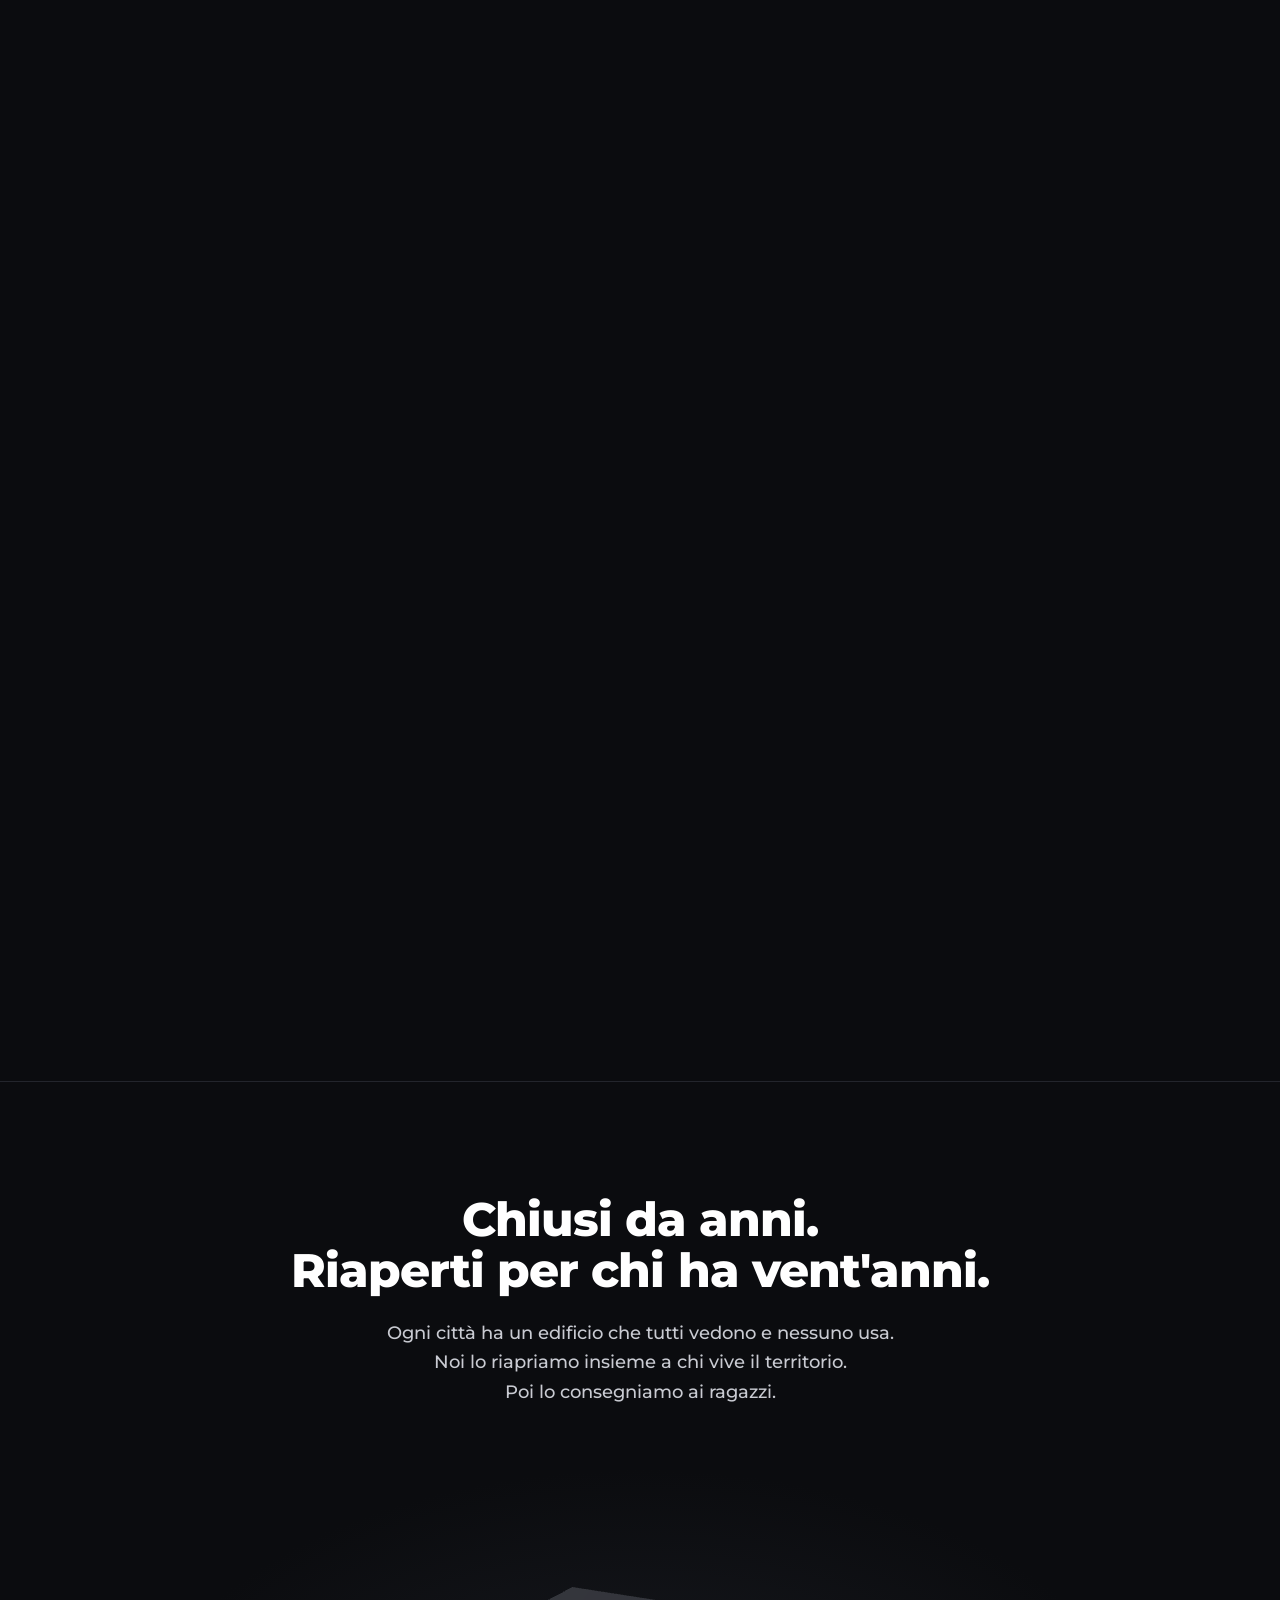
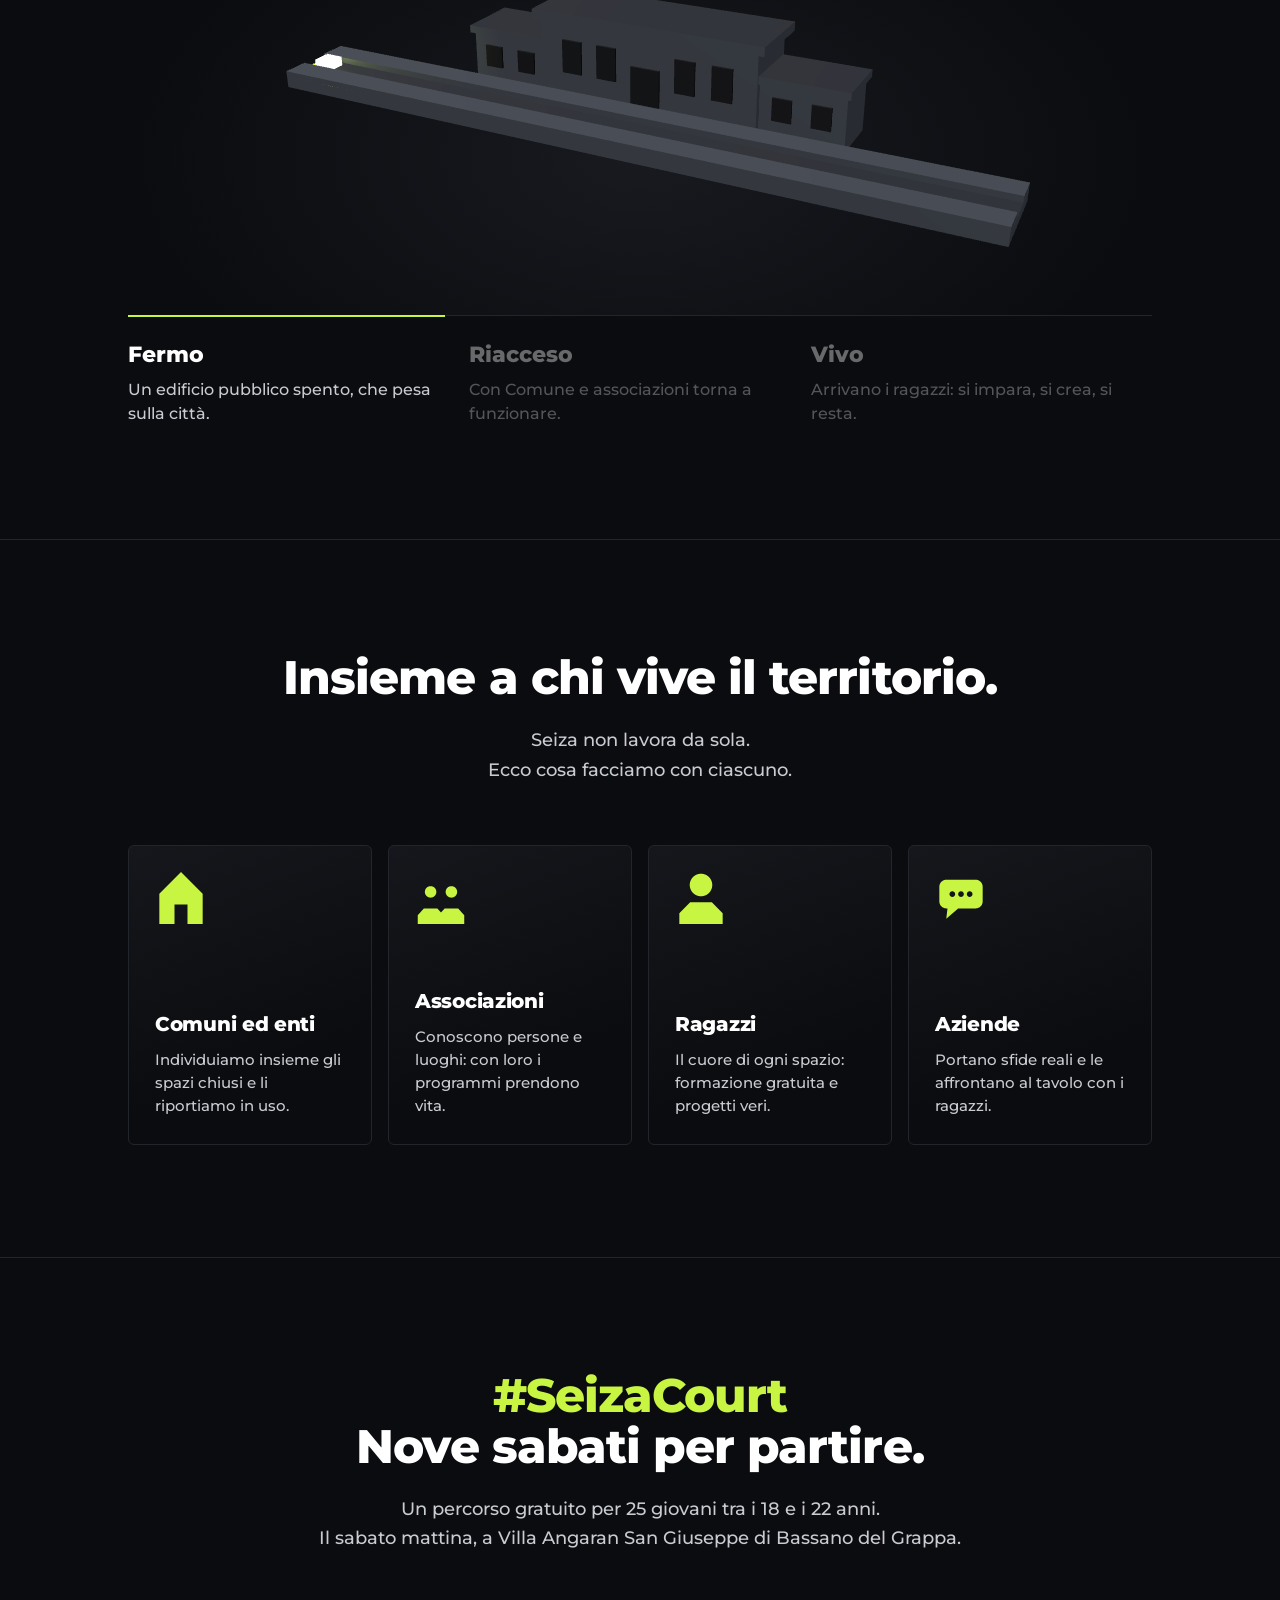
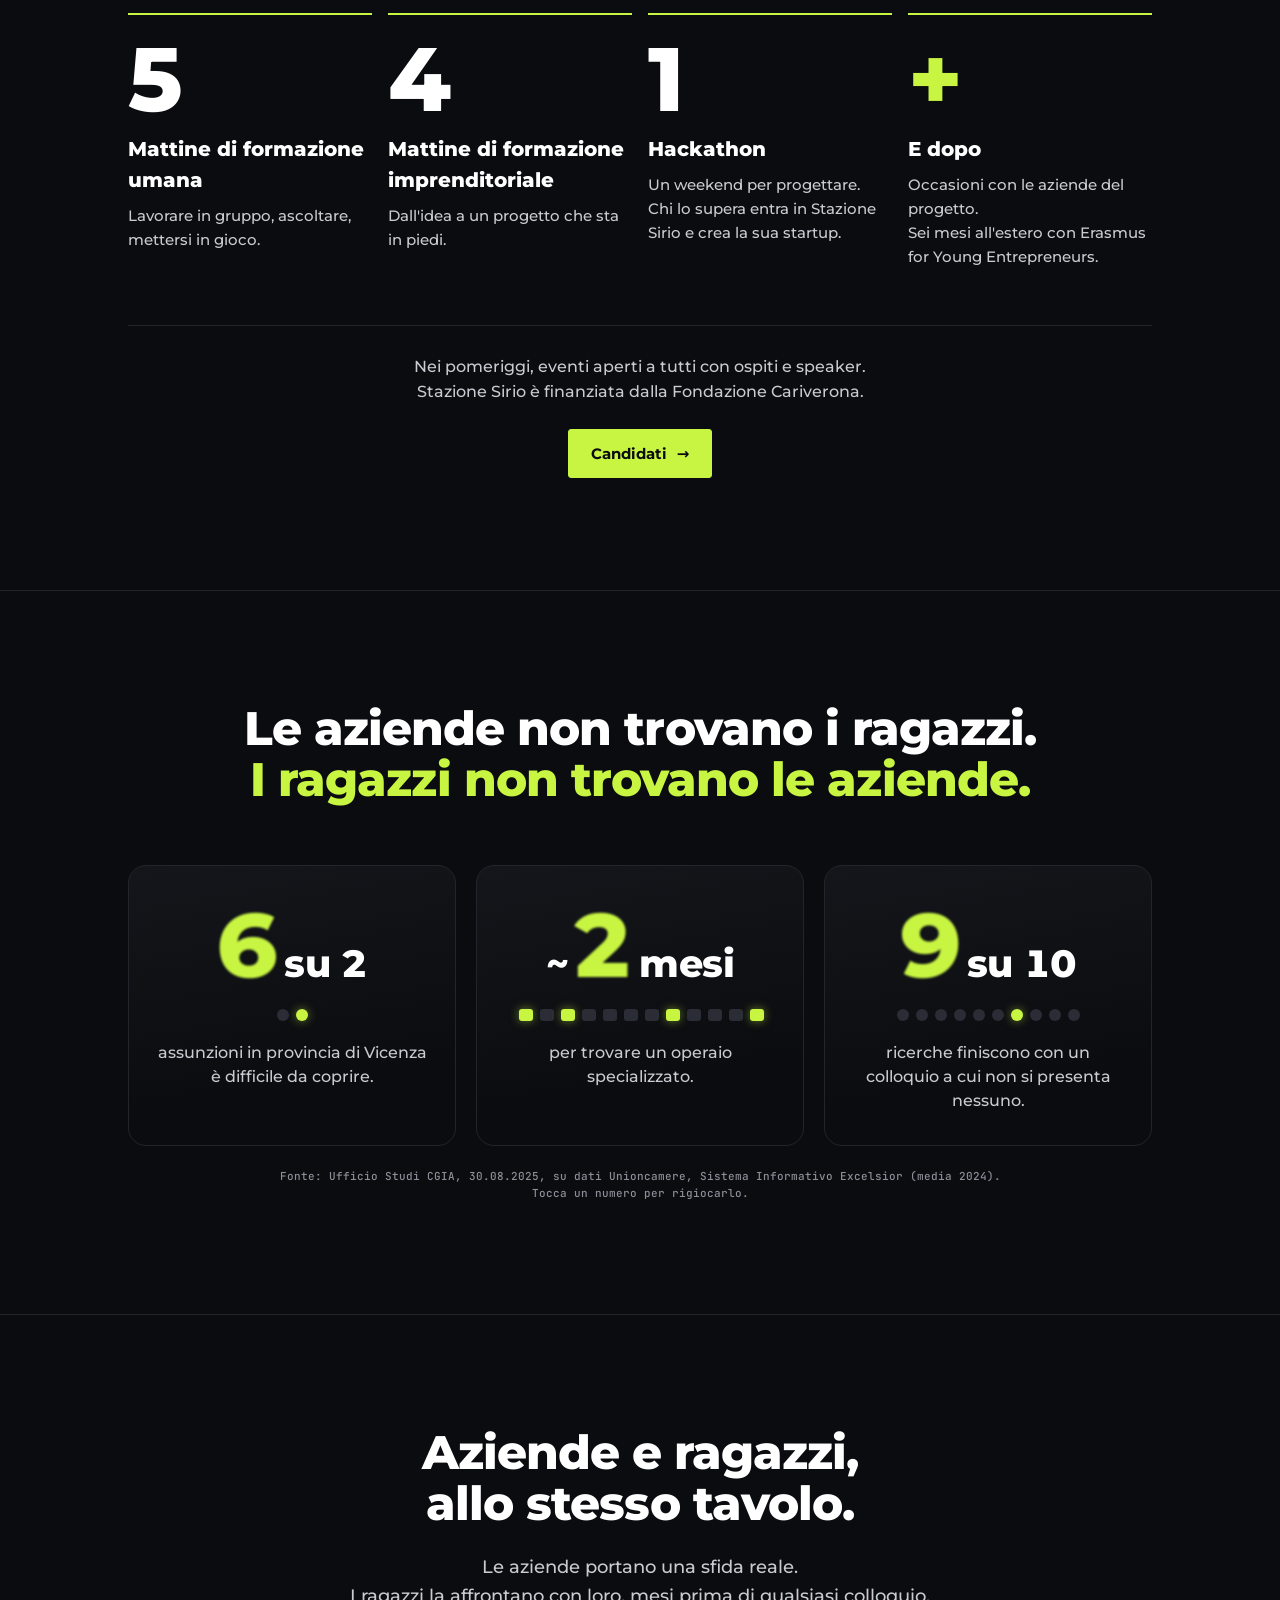
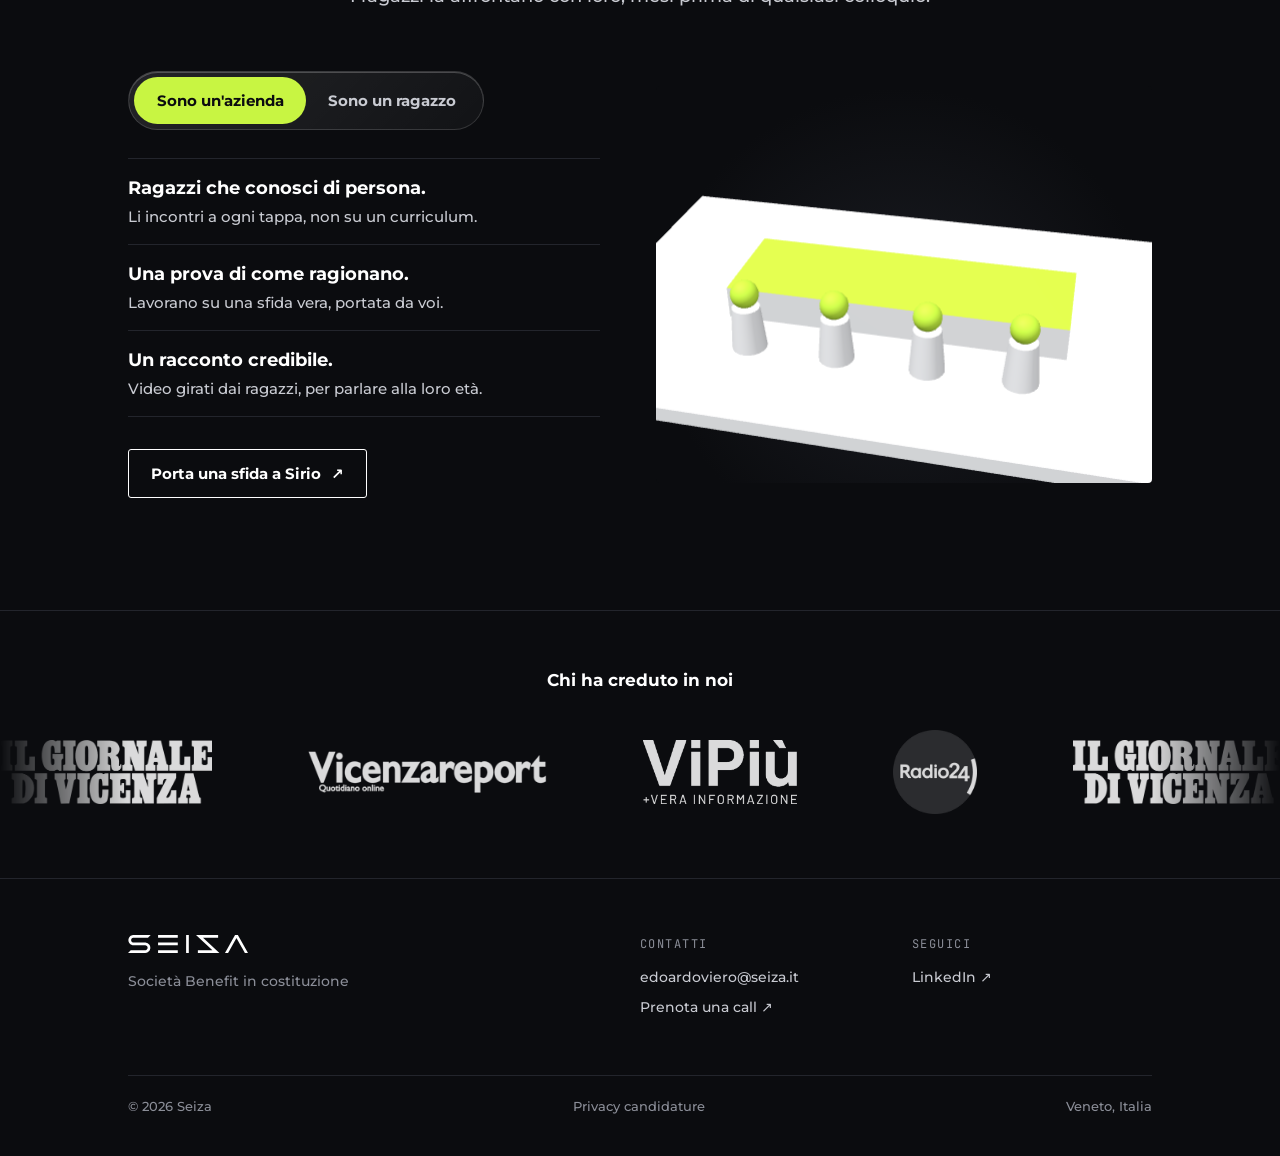
<file: index.html>
<!DOCTYPE html>
<html lang="it"><head><meta charset="utf-8"><meta name="viewport" content="width=device-width,initial-scale=1">
<title>Seiza</title>
<meta name="description" content="Seiza rigenera spazi in disuso e li apre ai giovani. Il primo programma, #SeizaCourt, parte da Stazione Sirio a Rosà (VI).">
<meta property="og:title" content="Seiza"><meta property="og:description" content="Riaccendiamo gli spazi che la città ha dimenticato. Seiza rigenera spazi in disuso e li apre ai giovani."><meta property="og:image" content="/og-image.png"><meta name="twitter:card" content="summary_large_image"><link rel="icon" href="/favicon.svg" type="image/svg+xml"><link rel="apple-touch-icon" href="/apple-touch-icon.png">

<link rel="stylesheet" href="/fonts.css">
<style>/* Layout: one left edge for everything (12-col, 1240 max). Black field, white type, lime only where you act or where the track runs. */
:root{
  --ink:#0B0C0F; --ink2:#131419; --paper:#FFFFFF; --lime:#C8F542;
  --line:#23252C; --mute:#8B8E98; --soft:#C9CBD2;
  --display:'Montserrat',system-ui,-apple-system,'Segoe UI',sans-serif;
  --mono:'JetBrains Mono',ui-monospace,Menlo,monospace;
  --gut:clamp(16px,4vw,48px);
  color-scheme:dark;
}
*{box-sizing:border-box;margin:0;padding:0}
html{scroll-behavior:smooth}
body{background:var(--ink);color:var(--paper);font-family:var(--display);font-weight:500;line-height:1.55;-webkit-font-smoothing:antialiased}
a{color:inherit}
::selection{background:var(--lime);color:var(--ink)}
:focus-visible{outline:2px solid var(--lime);outline-offset:3px}
.wrap{max-width:1240px;margin:0 auto;padding:0 var(--gut)}
.lbl{font-family:var(--mono);font-size:12px;letter-spacing:.12em;text-transform:uppercase;color:var(--mute)}
.lbl.l{color:var(--lime)}
h1,h2,h3{text-wrap:balance;letter-spacing:-.015em}
.btn{display:inline-flex;align-items:center;gap:10px;font:700 15px/1 var(--display);text-decoration:none;padding:16px 22px;border-radius:3px;border:1px solid var(--paper);background:transparent;color:var(--paper);cursor:pointer;transition:background .2s,color .2s,border-color .2s}
.btn:hover{background:var(--paper);color:var(--ink)}
.btn.lime{background:var(--lime);border-color:var(--lime);color:var(--ink)}
.btn.lime:hover{background:var(--paper);border-color:var(--paper)}
.btn.sm{padding:11px 16px;font-size:13px}
.btn .ar{transition:transform .2s}.btn:hover .ar{transform:translateX(3px)}

/* nav */
nav{position:sticky;top:0;z-index:40;background:rgba(11,12,15,.86);backdrop-filter:blur(12px);-webkit-backdrop-filter:blur(12px);border-bottom:1px solid var(--line)}
nav .wrap{display:flex;align-items:center;gap:32px;height:72px}
.brand{display:block;width:150px;text-decoration:none}
.brand svg{display:block;width:100%;height:auto}
nav ul{list-style:none;display:flex;gap:28px;margin-left:auto}
nav ul a{text-decoration:none;font-size:14px;font-weight:600;color:var(--soft)}
nav ul a:hover{color:var(--paper)}
@media (max-width:820px){nav ul{display:none}nav .btn{margin-left:auto}}

/* hero */
.hero{padding:56px 0 0}
.hero-grid{display:grid;grid-template-columns:minmax(0,5fr) minmax(0,7fr);gap:40px;align-items:center}
.hero h1{font-weight:800;font-size:clamp(38px,5.2vw,68px);line-height:1.02;margin:18px 0 22px}
.hero h1 em{font-style:normal;color:var(--lime)}
.hero p.lead{font-size:clamp(17px,1.5vw,19px);color:var(--soft);max-width:44ch}
.ctas{display:flex;gap:12px;flex-wrap:wrap;margin-top:32px}
.map{position:relative;aspect-ratio:1/1;max-height:720px;width:100%;touch-action:pan-y;cursor:grab}
.map:active{cursor:grabbing}
.map canvas{position:absolute;inset:0;width:100%!important;height:100%!important;display:block}
.map .fb{position:absolute;inset:0;display:grid;place-items:center}
.map .fb svg{width:78%;height:auto}
.pin{text-decoration:none;position:absolute;left:0;top:0;transform:translate(-50%,-100%);z-index:3;display:flex;flex-direction:column;align-items:center;gap:0;background:none;border:0;color:var(--paper);cursor:pointer;font-family:var(--display)}
.pin .tag{display:flex;align-items:center;gap:10px;background:var(--ink);border:1px solid var(--lime);border-radius:3px;padding:8px 12px 8px 10px;white-space:nowrap;transition:background .2s,color .2s}
.pin .tag b{font-weight:700;font-size:14px}
.pin .tag span{font-family:var(--mono);font-size:11px;color:var(--mute);letter-spacing:.06em}
.pin .tag i{font-style:normal;color:var(--lime);font-weight:700}
.pin:hover .tag,.pin:focus-visible .tag{background:var(--lime);color:var(--ink)}
.pin:hover .tag span,.pin:focus-visible .tag span,.pin:hover .tag i,.pin:focus-visible .tag i{color:var(--ink)}
.pin .stem{width:1px;height:26px;background:var(--lime)}
.pin .dot{width:12px;height:12px;border-radius:50%;background:var(--lime);box-shadow:0 0 0 0 rgba(200,245,66,.6);animation:pulse 2s infinite;margin-top:-1px}
@keyframes pulse{0%{box-shadow:0 0 0 0 rgba(200,245,66,.55)}80%,100%{box-shadow:0 0 0 14px rgba(200,245,66,0)}}
.map .hint{position:absolute;right:0;bottom:6px}
@media (max-width:900px){.hero-grid{grid-template-columns:1fr}.map{max-width:560px;margin:0 auto}}
.facts{display:grid;grid-template-columns:repeat(3,1fr);border-top:1px solid var(--line);margin-top:40px}
.facts>div{padding:24px 0 28px;border-right:1px solid var(--line);padding-left:28px}
.facts>div:first-child{padding-left:0}
.facts>div:last-child{border-right:0}
.facts b{display:block;font-weight:800;font-size:clamp(28px,3.2vw,44px);line-height:1.1;font-variant-numeric:tabular-nums}
.facts span{color:var(--mute);font-size:14px}
@media (max-width:600px){.facts{grid-template-columns:1fr}.facts>div{border-right:0;border-bottom:1px solid var(--line);padding-left:0}}

/* sections */
section{padding:112px 0;border-top:1px solid var(--line)}
.head{max-width:780px;margin-bottom:56px}
.head h2{font-weight:800;font-size:clamp(30px,3.8vw,50px);line-height:1.08;margin:14px 0 18px}
.head p{color:var(--soft);font-size:18px;max-width:60ch}
@media (max-width:700px){section{padding:80px 0}}
.stats{display:grid;grid-template-columns:repeat(3,1fr);gap:16px}
.stat{border:1px solid var(--line);border-radius:4px;padding:28px;display:flex;flex-direction:column;gap:10px;background:var(--ink2)}
.stat b{font-weight:800;font-size:clamp(40px,4.4vw,60px);line-height:1;font-variant-numeric:tabular-nums}
.stat p{color:var(--soft);font-size:15px}
.src{margin-top:14px;font-family:var(--mono);font-size:11px;color:var(--mute)}
@media (max-width:860px){.stats{grid-template-columns:1fr}}
.actors{display:grid;grid-template-columns:repeat(4,1fr);gap:16px}
.actor{border:1px solid var(--line);border-radius:4px;padding:28px 24px;background:var(--ink2);display:flex;flex-direction:column;gap:12px;min-height:300px}
.actor .ic{width:52px;height:52px;margin-bottom:22px}
.actor .ic svg{width:100%;height:100%}
.actor h3{font-weight:800;font-size:22px}
.actor p{color:var(--soft);font-size:15px}
.actor .gv{margin-top:auto;padding-top:16px;border-top:1px solid var(--line);font-family:var(--mono);font-size:12px;color:var(--lime);letter-spacing:.04em}
.actor.me{background:var(--lime);border-color:var(--lime);color:var(--ink)}
.actor.me p{color:#2b3010}.actor.me .gv{color:var(--ink);border-color:rgba(11,12,15,.2)}
@media (max-width:1000px){.actors{grid-template-columns:1fr 1fr}}
@media (max-width:560px){.actors{grid-template-columns:1fr}}
.line-list{border-top:1px solid var(--line)}
.stn{display:grid;grid-template-columns:80px minmax(0,1.4fr) minmax(0,1fr) auto;gap:24px;align-items:center;padding:28px 0;border-bottom:1px solid var(--line)}
.stn .n{font-family:var(--mono);font-size:13px;color:var(--mute)}
.stn h3{font-weight:800;font-size:28px}
.stn h3 small{display:block;font-weight:500;font-size:14px;color:var(--mute);letter-spacing:0;margin-top:2px}
.stn .st{display:flex;align-items:center;gap:10px;font-size:14px;color:var(--soft)}
.stn .st i{width:9px;height:9px;border-radius:50%;background:var(--lime);display:inline-block}
.stn.off h3{color:var(--mute)}.stn.off .st i{background:transparent;border:1px solid var(--mute)}
@media (max-width:760px){.stn{grid-template-columns:1fr;gap:10px}}
.benefits{display:grid;grid-template-columns:repeat(2,1fr);gap:16px}
.bf{border:1px solid var(--line);border-radius:4px;padding:28px;background:var(--ink2);display:grid;grid-template-columns:44px 1fr;gap:16px}
.bf .k{font-family:var(--mono);font-size:13px;color:var(--lime);padding-top:4px}
.bf h3{font-weight:700;font-size:20px;margin-bottom:6px}
.bf p{color:var(--soft);font-size:15px}
@media (max-width:760px){.benefits{grid-template-columns:1fr}}
.call{margin-top:16px;display:flex;justify-content:space-between;align-items:center;gap:24px;flex-wrap:wrap;border:1px solid var(--lime);border-radius:4px;padding:28px}
.call h3{font-weight:800;font-size:24px}.call p{color:var(--soft)}
.final{text-align:left}
.final h2{font-weight:800;font-size:clamp(40px,6vw,84px);line-height:1;max-width:14ch;margin:14px 0 24px}
.final h2 em{font-style:normal;color:var(--lime)}
.final p{color:var(--soft);font-size:19px;max-width:46ch;margin-bottom:32px}
footer{border-top:1px solid var(--line);padding:56px 0 40px}
.ft{display:grid;grid-template-columns:2fr 1fr 1fr;gap:32px}
.ft .brand{width:180px}
.ft h4{font-family:var(--mono);font-weight:400;font-size:12px;letter-spacing:.12em;text-transform:uppercase;color:var(--mute);margin-bottom:14px}
.ft a,.ft span{display:block;color:var(--soft);text-decoration:none;font-size:14px;margin-bottom:8px}
.ft a:hover{color:var(--paper)}
.legal{display:flex;justify-content:space-between;flex-wrap:wrap;gap:12px;margin-top:48px;padding-top:20px;border-top:1px solid var(--line)}
@media (max-width:760px){.ft{grid-template-columns:1fr}}

/* Sirio station panel */
.st-panel{position:fixed;inset:0;z-index:80;background:var(--ink);overflow:auto;display:none}
.st-panel.open{display:block;animation:stIn .5s cubic-bezier(.2,.7,.2,1)}
@keyframes stIn{from{opacity:0;transform:translateY(24px)}to{opacity:1;transform:none}}
.st-top{position:sticky;top:0;z-index:2;background:rgba(11,12,15,.9);backdrop-filter:blur(12px);-webkit-backdrop-filter:blur(12px);border-bottom:1px solid var(--line)}
.st-top .wrap{display:flex;align-items:center;gap:20px;height:64px}
.back{background:none;border:1px solid var(--line);color:var(--paper);font:600 14px var(--display);padding:9px 14px;border-radius:3px;cursor:pointer}
.back:hover{border-color:var(--paper)}
.st-top .btn{margin-left:auto}
.st-hero{padding:72px 0 56px;display:grid;grid-template-columns:minmax(0,1.1fr) minmax(0,1fr);gap:48px;align-items:end;border-bottom:1px solid var(--line)}
.st-hero h1{font-weight:800;font-size:clamp(64px,11vw,148px);line-height:.9;letter-spacing:-.03em;margin:16px 0 0}
.st-hero p{color:var(--soft);font-size:18px;max-width:46ch}
.st-coord{display:flex;gap:28px;margin-top:22px;flex-wrap:wrap}
@media (max-width:860px){.st-hero{grid-template-columns:1fr}}
.st-sec{padding:72px 0;border-bottom:1px solid var(--line)}
.st-sec h2{font-weight:800;font-size:clamp(26px,3vw,38px);line-height:1.1;margin:12px 0 28px;max-width:24ch}
.zero-grid{display:grid;grid-template-columns:repeat(4,1fr);border-top:1px solid var(--line);border-left:1px solid var(--line)}
.zero-grid>div{border-right:1px solid var(--line);border-bottom:1px solid var(--line);padding:22px 22px 24px;display:flex;flex-direction:column;gap:6px}
.zero-grid b{font-weight:800;font-size:clamp(20px,2vw,26px)}
@media (max-width:860px){.zero-grid{grid-template-columns:1fr 1fr}}
.track{display:grid;grid-template-columns:repeat(5,1fr);position:relative}
.track::before{content:"";position:absolute;left:0;right:0;top:33px;height:3px;background:var(--lime);border-radius:2px}
.mo{padding-right:12px}
.mo .lbl{display:block;height:28px}
.mo .ss{display:flex;gap:10px;margin-top:6px}
.tp{flex:1;min-width:0;background:var(--ink);border:1px solid var(--line);border-radius:3px;padding:30px 10px 12px;position:relative;font-weight:800;font-size:20px}
.tp::before{content:"";position:absolute;top:-1px;left:10px;transform:translateY(-50%);width:13px;height:13px;border-radius:50%;background:var(--ink);border:3px solid var(--lime)}
.tp small{display:block;font-family:var(--mono);font-weight:400;font-size:11px;color:var(--mute);margin-bottom:4px}
.tp.fin{background:var(--lime);border-color:var(--lime);color:var(--ink);font-size:15px}
.tp.fin small{color:#2b3010}.tp.fin::before{background:var(--paper);border-color:var(--ink)}
@media (max-width:860px){.track{grid-template-columns:1fr;gap:18px}.track::before{display:none}}
.sat{display:grid;grid-template-columns:repeat(3,1fr);gap:16px}
.sat>div{border:1px solid var(--line);border-radius:4px;padding:26px;background:var(--ink2)}
.sat h3{font-weight:700;font-size:19px;margin:10px 0 6px}
.sat p{color:var(--soft);font-size:15px}
@media (max-width:860px){.sat{grid-template-columns:1fr}}
.nights{display:flex;justify-content:space-between;gap:24px;align-items:center;flex-wrap:wrap;border:1px dashed var(--line);border-radius:4px;padding:28px}
.nights h3{font-weight:800;font-size:22px}.nights p{color:var(--soft);max-width:60ch;margin-top:4px}
.chip{font-family:var(--mono);font-size:11px;letter-spacing:.1em;text-transform:uppercase;border:1px solid var(--lime);color:var(--lime);padding:6px 10px;border-radius:2px;white-space:nowrap}
.st-ctas{display:grid;grid-template-columns:1fr 1fr;gap:16px}
.st-ctas>div{border:1px solid var(--line);border-radius:4px;padding:32px;display:flex;flex-direction:column;gap:14px;align-items:flex-start}
.st-ctas>div.go{border-color:var(--lime)}
.st-ctas h3{font-weight:800;font-size:26px;line-height:1.15}
.st-ctas p{color:var(--soft)}
@media (max-width:760px){.st-ctas{grid-template-columns:1fr}}

@media (prefers-reduced-motion:reduce){*,*::before,*::after{animation:none!important;transition:none!important}html{scroll-behavior:auto}}

/* v3: centered hero */
.hero{padding:64px 0 0;text-align:center}
.hero .lbl{display:inline-block}
.hero h1{font-weight:800;font-size:clamp(38px,5.6vw,76px);line-height:1.02;margin:16px auto 18px;max-width:16ch}
.hero p.lead{margin:0 auto;max-width:56ch}
.hero .ctas{justify-content:center;margin-top:28px}
.stage{position:relative;height:min(74vh,760px);min-height:420px;margin-top:28px;border-top:1px solid var(--line);border-bottom:1px solid var(--line);background:radial-gradient(ellipse at 50% 55%,#16181E 0%,var(--ink) 65%)}
.stage canvas{position:absolute;inset:0;width:100%!important;height:100%!important;display:block}
.stage .fb{position:absolute;inset:0;display:grid;place-items:center}
.stage .fb svg{height:84%;width:auto}
.stage .pin{opacity:0;transition:opacity .6s}
.stage .pin.on{opacity:1}
.stage .skip{position:absolute;right:var(--gut);bottom:16px;background:none;border:1px solid var(--line);color:var(--mute);font:500 12px var(--mono);letter-spacing:.1em;text-transform:uppercase;padding:8px 12px;border-radius:3px;cursor:pointer}
.stage .skip:hover{color:var(--paper);border-color:var(--paper)}
.stage .cap{position:absolute;left:var(--gut);bottom:18px}
/* visuals */
.vis{display:block;width:100%;height:auto}
.steps3{display:grid;grid-template-columns:repeat(3,1fr);gap:16px}
.step{border:1px solid var(--line);border-radius:4px;background:var(--ink2);overflow:hidden;display:flex;flex-direction:column}
.step .pic{aspect-ratio:16/10;display:grid;place-items:center;padding:18px 10px 0;background:radial-gradient(ellipse at 50% 70%,#181A20 0%,var(--ink2) 70%)}
.step .pic img{width:100%;height:auto}
.step .tx{padding:24px 26px 28px}
.step .tx h3{font-weight:800;font-size:22px;margin:8px 0 6px}
.step .tx p{color:var(--soft);font-size:15px}
@media (max-width:900px){.steps3{grid-template-columns:1fr}}
.who{display:grid;grid-template-columns:repeat(4,1fr);gap:16px}
.who>div{border:1px solid var(--line);border-radius:4px;background:var(--ink2);padding:24px;display:flex;flex-direction:column;gap:10px}
.who .pic{height:170px;display:flex;align-items:flex-end;justify-content:flex-start;margin-bottom:12px}
.who .pic img{max-height:100%;max-width:70%;width:auto}
.who h3{font-weight:800;font-size:21px}
.who p{color:var(--soft);font-size:15px}
.who .ex{margin-top:auto;padding-top:14px;border-top:1px solid var(--line);font-family:var(--mono);font-size:12px;color:var(--lime);letter-spacing:.04em}
@media (max-width:1000px){.who{grid-template-columns:1fr 1fr}}
@media (max-width:560px){.who{grid-template-columns:1fr}}
.where{display:grid;grid-template-columns:minmax(0,1.1fr) minmax(0,1fr);gap:56px;align-items:center}
.where .pic{border:1px solid var(--line);border-radius:4px;overflow:hidden;background:radial-gradient(ellipse at 40% 40%,#181A20 0%,var(--ink) 70%);padding:24px}
.where h2{font-weight:800;font-size:clamp(30px,3.8vw,50px);line-height:1.08;margin:14px 0 18px}
.where p{color:var(--soft);font-size:18px;max-width:50ch}
.where .meta{display:flex;gap:24px;flex-wrap:wrap;margin:22px 0 30px}
@media (max-width:900px){.where{grid-template-columns:1fr}}
.prog-vis{border:1px solid var(--line);border-radius:4px;padding:40px 28px 18px;background:radial-gradient(ellipse at 50% 80%,#181A20 0%,var(--ink2) 70%)}
.months{display:grid;grid-template-columns:repeat(9,1fr);margin-top:14px;padding:0 3% 0 4%}
.months span{font-family:var(--mono);font-size:11px;letter-spacing:.08em;text-transform:uppercase;color:var(--mute);text-align:center}
.months span:last-child{color:var(--lime)}
.zero-grid.pg{margin-top:16px}
.tag-h{font-family:var(--mono);color:var(--lime);font-weight:500}
.apply-slot{border:1px dashed #3A3E46;border-radius:6px;padding:48px 32px;display:flex;justify-content:space-between;align-items:center;gap:24px;flex-wrap:wrap;margin-top:8px}
.apply-slot h3{font-weight:800;font-size:26px}.apply-slot p{color:var(--soft);margin-top:4px}

/* v4: one sentence per line, fewer forced wraps */
.head{max-width:1040px}
.head h2,.where h2,.az h2,.final h2{text-wrap:wrap}
.head p,.where p,.az-p,.final p,.hero p.lead{max-width:none;text-wrap:pretty}
.hero h1{max-width:none}
.hero p.lead{max-width:860px}
.step .tx p,.who p{text-wrap:pretty}
/* live mini scenes over their static fallback */
.mini{position:relative}
.mini canvas{position:absolute;inset:0;width:100%!important;height:100%!important;display:block}
.mini.live>img{visibility:hidden}
.step .pic.mini{padding:0;aspect-ratio:1200/720}
.step .pic.mini>img{width:100%;height:100%;object-fit:contain}
.who-scene{aspect-ratio:1200/330;border:1px solid var(--line);border-radius:4px;background:radial-gradient(ellipse at 50% 70%,#181A20 0%,var(--ink2) 70%);margin-bottom:16px;overflow:hidden}
.who-scene>img{width:100%;height:100%;object-fit:contain;padding:30px}
.who>div{transition:border-color .3s,background .3s}
.who>div.on{border-color:var(--lime);background:#16180F}
.who>div.on .lbl{color:var(--lime)}
.who h3{margin-top:4px}
.partners{margin:26px 0 30px}
.partners .lbl{display:block;margin-bottom:12px}
.logos,.press{display:flex;gap:12px;flex-wrap:wrap}
.lg{background:#F2F3F5;border-radius:4px;display:grid;place-items:center;padding:14px 20px;height:96px;min-width:150px}
.lg img{max-height:68px;max-width:200px;width:auto;height:auto;display:block}
#stampa{padding:64px 0}
.press-row{display:grid;grid-template-columns:200px 1fr;gap:32px;align-items:center}
.press .lg{flex:1;min-width:180px;height:110px}
.press .lg img{max-height:64px;max-width:80%}
@media (max-width:760px){.press-row{grid-template-columns:1fr}}
.az{display:grid;grid-template-columns:minmax(0,1fr) minmax(0,1fr);gap:56px;align-items:center}
.az h2{font-weight:800;font-size:clamp(30px,3.6vw,48px);line-height:1.08;margin:14px 0 18px}
.az-p{color:var(--soft);font-size:18px}
.az-list{display:grid;gap:0;margin:28px 0 30px;border-top:1px solid var(--line)}
.az-list>div{display:grid;grid-template-columns:48px 1fr;gap:12px;padding:16px 0;border-bottom:1px solid var(--line)}
.az-list b{font-family:var(--mono);font-weight:500;color:var(--lime);font-size:13px;padding-top:3px}
.az-list span{color:var(--soft);font-size:15px}.az-list strong{color:var(--paper);font-weight:700;font-size:17px}
.az-scene{aspect-ratio:4/3;border:1px solid var(--line);border-radius:4px;background:radial-gradient(ellipse at 50% 60%,#1A1C22 0%,var(--ink) 70%);overflow:hidden}
.az-scene>img{width:100%;height:100%;object-fit:contain}
@media (max-width:900px){.az{grid-template-columns:1fr}}
.lg img.sq{max-height:84px}

/* v5: editorial, fewer boxes */
.sec{padding:120px 0;border-top:1px solid var(--line)}
.sec.tight{padding:56px 0}
.sec h2{font-weight:800;font-size:clamp(32px,4.2vw,58px);line-height:1.04;letter-spacing:-.02em;margin:0}
.split-head{display:grid;grid-template-columns:minmax(0,1.15fr) minmax(0,1fr);gap:56px;align-items:end;margin-bottom:56px}
.split-head p{color:var(--soft);font-size:18px;line-height:1.6}
@media (max-width:900px){.split-head{grid-template-columns:1fr;gap:20px}}
.hero{padding:72px 0 0}
.hero h1{font-size:clamp(40px,6vw,84px);margin:0 auto 20px}
.hero .lead{font-size:clamp(17px,1.6vw,20px)}
.stage{height:min(78vh,820px)}
.sirio-card{position:absolute;left:var(--gut);top:50%;transform:translateY(-50%) translateX(-12px);opacity:0;transition:opacity .7s,transform .7s;display:flex;flex-direction:column;gap:6px;max-width:320px;padding-left:18px;border-left:3px solid var(--lime);text-align:left;pointer-events:none}
.sirio-card.on{opacity:1;transform:translateY(-50%)}
.sirio-card b{font-weight:800;font-size:clamp(26px,3vw,40px);line-height:1}
.sirio-card span{color:var(--soft);font-size:16px}
@media (max-width:700px){.sirio-card{top:auto;bottom:60px;transform:none}}
.story{aspect-ratio:16/7;border-radius:6px;overflow:hidden;background:radial-gradient(ellipse at 50% 65%,#181A20 0%,var(--ink) 70%)}
.story>img{width:100%;height:100%;object-fit:contain}
.stepper{list-style:none;display:grid;grid-template-columns:repeat(3,1fr);margin-top:0;border-top:1px solid var(--line);counter-reset:s}
.stepper li{padding:22px 24px 0 0;position:relative;opacity:.38;transition:opacity .5s}
.stepper li::before{content:"";position:absolute;left:0;right:24px;top:-1px;height:2px;background:var(--lime);transform:scaleX(0);transform-origin:left;transition:transform .6s}
.stepper li.on{opacity:1}.stepper li.on::before{transform:scaleX(1)}
.stepper b{display:block;font-weight:800;font-size:22px;margin-bottom:6px}
.stepper span{color:var(--soft);font-size:16px}
@media (max-width:760px){.stepper{grid-template-columns:1fr}.stepper li{padding:16px 0}}
.who-scene{border:0;background:radial-gradient(ellipse at 50% 70%,#181A20 0%,var(--ink) 70%);margin-bottom:0}
.cols4{display:grid;grid-template-columns:repeat(4,1fr);border-top:1px solid var(--line)}
.cols4>div{padding:22px 24px 0 0;position:relative;transition:opacity .4s}
.cols4>div::before{content:"";position:absolute;left:0;right:24px;top:-1px;height:2px;background:var(--lime);transform:scaleX(0);transform-origin:left;transition:transform .5s}
.cols4>div.on::before{transform:scaleX(1)}
.cols4 b{display:block;font-weight:800;font-size:20px;margin-bottom:6px}
.cols4 span{color:var(--soft);font-size:15px}
@media (max-width:900px){.cols4{grid-template-columns:1fr 1fr;row-gap:20px}}
.where h2{margin-bottom:22px}
.where p{margin-bottom:30px;line-height:1.7}
.where .pic{border:0;background:none;padding:0}
/* marquees */
.marq-wrap{margin-top:72px;display:grid;grid-template-columns:240px minmax(0,1fr);align-items:center;gap:24px;padding-left:var(--gut)}
.marq-wrap.in-panel{margin:40px 0 0;padding-left:0}
#credito .marq-wrap{margin-top:0}
.marq-t{font-weight:700;font-size:15px;color:var(--soft)}
.marq{overflow:hidden;-webkit-mask:linear-gradient(90deg,transparent,#000 8%,#000 92%,transparent);mask:linear-gradient(90deg,transparent,#000 8%,#000 92%,transparent)}
.marq-in{display:flex;gap:16px;width:max-content;animation:mq 28s linear infinite}
.marq.slow .marq-in{animation-duration:40s}
.marq:hover .marq-in{animation-play-state:paused}
.marq .lg{flex:none;width:220px;height:104px}
.marq .lg img{max-width:150px;max-height:62px}
.marq .lg img.sq{max-height:78px}
@keyframes mq{to{transform:translateX(-50%)}}
@media (max-width:760px){.marq-wrap{grid-template-columns:1fr;padding-right:var(--gut)}}
/* perché */
.big-claim{max-width:none;margin-bottom:48px!important}
.facts3{display:grid;grid-template-columns:repeat(3,1fr);gap:40px}
.facts3 p{font-size:clamp(20px,1.9vw,26px);font-weight:600;line-height:1.35;color:var(--soft)}
.facts3 em{font-style:normal;color:var(--paper);font-weight:800;box-shadow:inset 0 -.32em 0 rgba(200,245,66,.35)}
@media (max-width:860px){.facts3{grid-template-columns:1fr;gap:20px}}
/* programma */
.hash{color:var(--lime)}
.prog-vis{border:0;background:radial-gradient(ellipse at 50% 80%,#181A20 0%,var(--ink) 70%);padding:30px 0 10px}
.tappe{list-style:none;border-top:1px solid var(--line);margin-top:24px}
.tappe li{display:grid;grid-template-columns:220px 1fr;gap:24px;padding:22px 0;border-bottom:1px solid var(--line)}
.tappe b{font-weight:800;font-size:20px}
.tappe span{color:var(--soft);font-size:17px;line-height:1.6}
.format{display:grid;grid-template-columns:repeat(6,1fr);gap:0;margin-top:40px}
.format>div{padding:18px 18px 0 0}
.format dt{font-size:13px;color:var(--mute);font-weight:600;margin-bottom:4px}
.format dd{font-weight:800;font-size:clamp(18px,1.7vw,23px)}
@media (max-width:900px){.format{grid-template-columns:repeat(2,1fr)}.tappe li{grid-template-columns:1fr;gap:6px}}
/* aziende */
.az h2{margin-bottom:20px}
.az-p{line-height:1.6;margin-bottom:24px}
.az-list{list-style:none;margin:0 0 32px;border-top:1px solid var(--line)}
.az-list li{padding:16px 0;border-bottom:1px solid var(--line);color:var(--soft);font-size:16px}
.az-list b{color:var(--paper);font-weight:700}
.az-scene{border:0;aspect-ratio:5/4;background:radial-gradient(ellipse at 50% 60%,#1A1C22 0%,var(--ink) 70%)}
/* candidature */
.final h2{font-size:clamp(42px,6vw,84px)!important;margin-bottom:24px!important}
.final p{color:var(--soft);font-size:19px;margin-bottom:32px}
.form-slot{border:1px dashed #3A3E46;border-radius:6px;min-height:200px;display:grid;place-items:center;color:var(--mute);font-weight:600}
footer .ft-sb{margin-top:18px;color:var(--mute);font-size:14px}
footer .legal span{font-size:13px;color:var(--mute)}
.st-k{font-weight:700;color:var(--lime);font-size:15px}
.st-hero h1{font-size:clamp(56px,9vw,128px)}
.split-head{grid-template-columns:minmax(0,1.35fr) minmax(0,1fr)}
.split-head h2{font-size:clamp(30px,3.6vw,50px)}
.where{grid-template-columns:minmax(0,1fr) minmax(0,1.15fr)}
.where p{font-size:17px}
.az-list b{font-family:var(--display);font-size:16px;color:var(--paper);font-weight:700;padding:0}
.sirio-card{background:rgba(11,12,15,.9);padding:18px 22px;border-radius:4px;backdrop-filter:blur(6px);-webkit-backdrop-filter:blur(6px)}
.format{grid-template-columns:repeat(3,1fr);row-gap:18px}
.split-head p{font-size:17px}

/* v6 */
.squares{display:grid;grid-template-columns:repeat(4,1fr);gap:16px}
.sq{aspect-ratio:1/1;border:1px solid var(--line);border-radius:6px;padding:28px;display:flex;flex-direction:column;background:linear-gradient(160deg,#15171C 0%,var(--ink) 70%);transition:border-color .3s,transform .3s}
.sq:hover{border-color:var(--lime);transform:translateY(-4px)}
.sq .ic{width:58px;height:58px;margin-bottom:auto}
.sq .ic svg{width:100%;height:100%;display:block}
.sq h3{font-weight:800;font-size:22px;margin:24px 0 8px}
.sq p{color:var(--soft);font-size:15px;line-height:1.55}
@media (max-width:1050px){.squares{grid-template-columns:1fr 1fr}.sq{aspect-ratio:auto;min-height:280px}}
@media (max-width:560px){.squares{grid-template-columns:1fr}}
.where .btn{margin-top:4px}
.cof{margin-top:72px}
.cof-t{font-weight:700;font-size:18px;color:var(--paper);margin-bottom:22px}
.cof-logos{display:flex;gap:72px;align-items:flex-end;flex-wrap:wrap}
.cof-logos img{height:150px;width:auto;display:block;animation:bob 6s ease-in-out infinite}
.cof-logos img:nth-child(2){animation-delay:-3s}
@keyframes bob{50%{transform:translateY(-8px)}}
.cof.in-panel{margin:48px 0 0}
.cof.in-panel .cof-logos img{height:120px}
/* numbers */
.nums{display:grid;grid-template-columns:repeat(3,1fr);gap:40px}
.nums b{display:block;font-weight:800;font-size:clamp(64px,8.5vw,128px);line-height:.95;letter-spacing:-.04em;color:var(--lime);font-variant-numeric:tabular-nums;white-space:nowrap}
.nums p{color:var(--soft);font-size:18px;margin-top:14px;max-width:28ch;line-height:1.5}
@media (max-width:860px){.nums{grid-template-columns:1fr;gap:32px}}
/* programma */
.route{list-style:none;display:grid;grid-template-columns:repeat(4,1fr);gap:16px;margin-top:8px}
.route li{border-top:2px solid var(--line);padding-top:24px;display:flex;flex-direction:column;gap:14px;opacity:.35;transform:translateY(10px);transition:opacity .7s,transform .7s,border-color .7s}
.route li.in{opacity:1;transform:none;border-color:var(--lime)}
.route .n{font-weight:800;font-size:clamp(64px,7vw,104px);line-height:.9;letter-spacing:-.04em;color:var(--paper)}
.route li:last-child .n{color:var(--lime)}
.route b{font-weight:800;font-size:20px;display:block;margin-bottom:8px}
.route p{color:var(--soft);font-size:15px;line-height:1.6}
@media (max-width:960px){.route{grid-template-columns:1fr 1fr}}
@media (max-width:560px){.route{grid-template-columns:1fr}}
.prog-foot{margin-top:56px;padding-top:28px;border-top:1px solid var(--line);display:flex;justify-content:space-between;align-items:center;gap:24px;flex-wrap:wrap}
.prog-foot p{color:var(--soft);font-size:16px;line-height:1.6}
/* press marquee: free-floating logos */
#credito .cof-t{margin-bottom:28px}
.marq{-webkit-mask:linear-gradient(90deg,transparent,#000 10%,#000 90%,transparent);mask:linear-gradient(90deg,transparent,#000 10%,#000 90%,transparent)}
.marq-in{gap:96px;align-items:center;padding:8px 0}
.marq .pl{flex:none;height:64px;width:auto;opacity:.85;transition:opacity .3s}
.marq .pl:hover{opacity:1}
.marq .pl.tall{height:84px}
.marq .pl.small{height:42px}
@media (prefers-reduced-motion:reduce){.cof-logos img{animation:none}.route li{opacity:1;transform:none}}
.sq .ic{margin-bottom:64px}.sq h3{margin-top:0}

/* v7: cofounders in flat white, still; more air in the Sirio page */
.cof-logos{gap:80px;align-items:center}
.cof-logos img{height:96px;animation:none;opacity:.92}
.cof.in-panel .cof-logos img{height:84px}
.st-panel .wrap{max-width:1120px}
.st-hero{padding:120px 0 88px;gap:80px}
.st-hero p{font-size:19px;line-height:1.75}
.st-sec{padding:104px 0}
.st-sec h2{margin-bottom:44px}
.cof.in-panel{margin:72px 0 24px;padding-bottom:72px;border-bottom:1px solid var(--line)}
.format{row-gap:36px}
.st-ctas{gap:24px}.st-ctas>div{padding:44px}
.sirio-logos{display:flex;gap:56px;align-items:center;flex-wrap:wrap;margin-top:40px}
.sirio-logos img{height:110px;width:auto}

/* ===== v8: centred, nothing overflows sideways, liquid glass nav, full-screen Italy intro ===== */
html,body{overflow-x:clip;max-width:100%}
.wrap{max-width:1120px}

/* nav: floating liquid glass capsule, wordmark only */
nav{position:fixed;left:0;right:0;top:14px;background:none!important;border:0!important;backdrop-filter:none!important;-webkit-backdrop-filter:none!important;padding:0 var(--gut);transition:opacity .8s,transform .8s}
.glass{position:relative;max-width:1000px;margin:0 auto;height:62px;display:flex;align-items:center;gap:28px;padding:0 10px 0 26px;border-radius:999px;
  background:linear-gradient(135deg,rgba(255,255,255,.13),rgba(255,255,255,.035) 55%,rgba(255,255,255,.08));
  backdrop-filter:blur(22px) saturate(170%);-webkit-backdrop-filter:blur(22px) saturate(170%);
  border:1px solid rgba(255,255,255,.16);
  box-shadow:inset 0 1px 0 rgba(255,255,255,.32),inset 0 -1px 0 rgba(255,255,255,.05),0 10px 40px rgba(0,0,0,.45)}
.glass::before{content:"";position:absolute;inset:0;border-radius:inherit;pointer-events:none;
  background:radial-gradient(220px 70px at var(--mx,30%) 0%,rgba(255,255,255,.22),transparent 70%);mix-blend-mode:screen;transition:background .2s}
.glass .brand{width:112px;flex:none}
.glass ul{gap:26px;margin-left:auto}
.glass ul a{color:rgba(255,255,255,.82)}
.glass .btn{border-radius:999px;padding:12px 20px}
@media (max-width:820px){.glass{gap:12px;padding-left:20px}.glass ul{display:none}.glass .btn{margin-left:auto}}

/* hero: text centred, every line written to stand on its own */
.hero{padding:132px 0 0;text-align:center}
.hero h1{font-size:clamp(34px,5.3vw,70px);line-height:1.04;margin:0 auto 22px;max-width:none}
.hero p.lead{font-size:clamp(16px,1.55vw,20px);margin:0 auto;max-width:none}
.hero-t{transition:opacity 1s .2s,transform 1s .2s}
.slot{position:relative;height:min(76vh,800px);min-height:420px;margin-top:40px}
.slot .stage{position:absolute;inset:0;height:auto;min-height:0;margin:0;border:0;background:radial-gradient(ellipse at 50% 55%,#16181E 0%,var(--ink) 66%)}

/* intro: the whole page opens from Italy, then it settles into its place */
html.intro,html.intro body{overflow:hidden}
html.intro nav{opacity:0;transform:translateY(-16px)}
html.intro .hero-t{opacity:0;transform:translateY(14px)}
html.intro .slot .stage{position:fixed;z-index:90;background:var(--ink)}
.stage.flip{transition:top 1.9s cubic-bezier(.65,0,.25,1),left 1.9s cubic-bezier(.65,0,.25,1),width 1.9s cubic-bezier(.65,0,.25,1),height 1.9s cubic-bezier(.65,0,.25,1),background 1.9s}

/* sections: one centred head, same size everywhere */
.sec{padding:112px 0}
.head{text-align:center;max-width:920px;margin:0 auto 60px}
.head h2,.sec h2{font-size:clamp(28px,3.7vw,50px);line-height:1.08;letter-spacing:-.02em}
.head h2 em{font-style:normal;color:var(--lime)}
.head p{color:var(--soft);font-size:clamp(16px,1.4vw,18px);line-height:1.65;margin:22px auto 0}
h1,h2,h3,.head p,.hero p.lead{text-wrap:balance}
@media (min-width:900px){.hero h1,.head h2,.head p,.hero p.lead{white-space:nowrap}}

/* con chi: four squares that stay inside the page */
.squares{grid-template-columns:repeat(4,minmax(0,1fr))}
.sq{aspect-ratio:auto;min-width:0;min-height:300px;padding:26px}
.sq .ic{margin-bottom:auto;width:52px;height:52px}
.sq h3{font-size:20px;margin:28px 0 8px}
.sq p{font-size:15px}
@media (max-width:1000px){.squares{grid-template-columns:repeat(2,minmax(0,1fr))}.sq{min-height:240px}}
@media (max-width:540px){.squares{grid-template-columns:minmax(0,1fr)}.sq{min-height:0}}

/* programma */
.route{grid-template-columns:repeat(4,minmax(0,1fr))}
.prog-foot{justify-content:center;text-align:center;flex-direction:column}
@media (max-width:960px){.route{grid-template-columns:repeat(2,minmax(0,1fr))}}
@media (max-width:560px){.route{grid-template-columns:minmax(0,1fr)}}

/* numbers: they spin faster and faster, then lock */
.nums{grid-template-columns:repeat(3,minmax(0,1fr));gap:20px}
.num{all:unset;box-sizing:border-box;cursor:pointer;display:flex;flex-direction:column;align-items:center;text-align:center;padding:36px 24px 32px;border-radius:18px;border:1px solid var(--line);background:linear-gradient(170deg,#14161B 0%,var(--ink) 75%);transition:border-color .3s,transform .3s}
.num:hover{border-color:rgba(200,245,66,.55);transform:translateY(-3px)}
.num:focus-visible{outline:2px solid var(--lime);outline-offset:4px}
.num .val{font-weight:800;font-size:clamp(56px,7vw,104px);line-height:.95;letter-spacing:-.04em;color:var(--lime);font-variant-numeric:tabular-nums;white-space:nowrap;display:flex;align-items:baseline}
.num .val small{font-size:.42em;letter-spacing:-.01em;color:var(--paper);font-weight:800}
.num .d{display:inline-block;min-width:.62em;transition:filter .1s}
.num.spin .d{filter:blur(1.2px)}
.num.lock .d{animation:lock .5s cubic-bezier(.3,1.6,.5,1)}
@keyframes lock{0%{transform:scale(1.25);text-shadow:0 0 30px rgba(200,245,66,.9)}100%{transform:none;text-shadow:none}}
.num .dots{display:flex;gap:7px;flex-wrap:wrap;justify-content:center;margin:22px 0 18px;min-height:14px}
.num .dots i{width:12px;height:12px;border-radius:50%;background:#2A2D35;transition:background .3s,box-shadow .3s}
.num .dots.months i{border-radius:3px;width:14px}
.num .dots i.on{background:var(--lime);box-shadow:0 0 10px rgba(200,245,66,.5)}
.num .cap{color:var(--soft);font-size:16px;line-height:1.5;max-width:26ch}
.src{text-align:center;margin-top:22px}
@media (max-width:860px){.nums{grid-template-columns:minmax(0,1fr)}}

/* aziende: two points of view, one switch */
.az{grid-template-columns:minmax(0,1fr) minmax(0,1.05fr);gap:56px;align-items:center}
.seg{position:relative;display:inline-grid;grid-template-columns:1fr 1fr;padding:5px;border-radius:999px;margin-bottom:28px;
  background:linear-gradient(135deg,rgba(255,255,255,.1),rgba(255,255,255,.03));border:1px solid rgba(255,255,255,.14);box-shadow:inset 0 1px 0 rgba(255,255,255,.22)}
.seg button{all:unset;position:relative;z-index:1;cursor:pointer;padding:12px 22px;font-weight:700;font-size:15px;text-align:center;border-radius:999px;color:var(--soft);transition:color .3s;white-space:nowrap}
.seg button[aria-selected=true]{color:var(--ink)}
.seg button:focus-visible{outline:2px solid var(--lime);outline-offset:2px}
.seg-k{position:absolute;top:5px;bottom:5px;left:5px;width:calc(50% - 5px);border-radius:999px;background:var(--lime);transition:transform .45s cubic-bezier(.5,0,.2,1)}
.seg.r .seg-k{transform:translateX(100%)}
.seg-p{animation:fadeup .5s both}
@keyframes fadeup{from{opacity:0;transform:translateY(8px)}to{opacity:1;transform:none}}
.az-list li{display:flex;flex-direction:column;gap:2px;font-size:16px}
.az-list b{font-size:18px}
@media (max-width:900px){.az{grid-template-columns:minmax(0,1fr)}.az-l{text-align:center}.az-list{text-align:left}}

/* press, footer */
#credito .cof-t{text-align:center}
.ft .brand{width:120px}
.cof-t{font-size:17px}
.num .val small:first-child{margin-right:.08em}
.num .d+small{margin-left:.22em}
@media (max-width:700px){
  .hero h1 br,.head h2 br,.head p br,.hero p.lead br{display:none}
  .hero h1{font-size:clamp(32px,9vw,44px)}
}
footer .legal a{font-size:13px;color:var(--mute);text-decoration:none}footer .legal a:hover{color:var(--paper)}
</style>
<script>history.scrollRestoration="manual";if(!matchMedia("(prefers-reduced-motion: reduce)").matches&&!location.hash){document.documentElement.classList.add("intro");setTimeout(function(){document.documentElement.classList.remove("intro")},12000)}</script></head>
<body><nav id="nav">
  <div class="glass" id="glass">
    <a class="brand" href="#top" aria-label="Seiza, inizio pagina"><svg xmlns="http://www.w3.org/2000/svg" viewBox="0 0 669.37 100" role="img" aria-label="Seiza"><path d="M605.23 17.22 L605.50 17.63 L605.87 18.51 L606.63 19.65 L607.01 20.53 L607.77 21.66 L608.15 22.55 L608.90 23.68 L609.28 24.57 L610.04 25.70 L610.42 26.58 L611.21 27.78 L614.49 33.83 L615.21 34.91 L615.59 35.79 L616.34 36.93 L616.72 37.81 L617.48 38.95 L617.86 39.83 L618.62 40.96 L618.99 41.85 L619.75 42.98 L620.13 43.87 L620.89 45.00 L621.26 45.88 L622.02 47.02 L622.40 47.90 L623.16 49.04 L623.54 49.92 L624.29 51.06 L624.67 51.94 L625.43 53.08 L625.81 53.96 L626.60 55.15 L628.74 59.18 L629.46 60.27 L629.84 61.15 L630.60 62.28 L630.98 63.17 L631.74 64.30 L632.11 65.19 L632.87 66.32 L633.25 67.20 L634.01 68.34 L634.38 69.22 L635.19 70.43 L651.28 99.20 L652.08 99.99 L669.37 99.99 L613.66 0.80 L612.87 0.01 L597.47 0.01 L596.44 1.33 L596.03 2.27 L595.28 3.40 L594.90 4.29 L594.14 5.42 L593.76 6.30 L593.01 7.44 L592.63 8.32 L591.87 9.46 L591.49 10.34 L590.74 11.48 L590.36 12.36 L589.60 13.49 L589.22 14.38 L588.47 15.51 L588.09 16.40 L587.33 17.53 L586.95 18.41 L586.19 19.55 L585.82 20.43 L585.06 21.57 L584.68 22.45 L583.92 23.59 L583.55 24.47 L582.79 25.61 L582.41 26.49 L581.65 27.62 L581.28 28.51 L580.52 29.64 L580.14 30.53 L579.38 31.66 L579.00 32.54 L578.25 33.68 L577.87 34.56 L577.11 35.70 L576.73 36.58 L575.98 37.72 L575.60 38.60 L574.84 39.73 L574.46 40.62 L573.71 41.75 L573.33 42.64 L572.57 43.77 L572.19 44.65 L571.44 45.79 L571.06 46.67 L570.30 47.81 L569.92 48.69 L569.16 49.83 L568.79 50.71 L568.03 51.84 L567.63 52.78 L541.01 99.92 L558.37 99.99 L559.17 99.20ZM510.09 99.99 L418.57 15.28 L502.76 15.22 L502.76 0.01 L379.37 0.07 L470.95 84.72 L389.79 84.78 L389.79 99.99ZM339.27 100.00 L339.34 0.08 L324.19 0.00 L324.12 99.92ZM277.71 15.22 L277.71 0.01 L167.69 0.07 L167.77 15.22ZM277.71 57.61 L277.71 42.39 L167.69 42.46 L167.77 57.61ZM277.71 99.99 L277.71 84.78 L167.69 84.85 L167.77 99.99ZM2.32 26.34 L2.19 26.46 L2.19 31.15 L2.32 31.28 L2.32 32.54 L2.49 32.71 L2.58 33.91 L3.39 37.28 L4.72 40.74 L6.19 43.54 L7.79 45.94 L9.53 48.08 L11.73 50.28 L15.19 52.94 L19.04 55.06 L22.12 56.27 L25.22 57.08 L27.06 57.28 L27.26 57.48 L28.52 57.48 L28.64 57.61 L96.26 57.61 L96.39 57.73 L97.76 57.73 L98.77 57.93 L100.83 58.62 L103.01 59.77 L104.32 60.75 L106.47 63.02 L107.35 64.34 L108.15 65.94 L108.72 67.52 L109.04 69.02 L109.04 70.38 L109.17 70.51 L109.17 71.88 L109.04 72.00 L109.04 73.37 L108.84 74.39 L108.15 76.45 L107.00 78.62 L106.01 79.95 L104.34 81.63 L103.01 82.62 L100.83 83.77 L98.77 84.45 L97.76 84.66 L96.39 84.66 L96.26 84.78 L15.15 84.78 L0.00 99.93 L97.37 99.99 L100.73 99.59 L105.25 98.39 L109.64 96.39 L113.22 94.01 L114.85 92.65 L117.05 90.45 L119.45 87.38 L121.83 83.15 L123.04 80.05 L123.98 76.30 L124.08 75.10 L124.25 74.93 L124.25 73.66 L124.38 73.54 L124.38 68.85 L124.21 68.69 L124.12 66.90 L123.57 64.17 L122.24 60.19 L120.38 56.46 L117.84 52.86 L114.84 49.72 L110.99 46.80 L107.27 44.81 L105.23 43.99 L102.06 43.07 L99.82 42.65 L99.44 42.65 L99.31 42.52 L98.05 42.52 L97.92 42.39 L30.31 42.39 L30.18 42.27 L28.81 42.27 L27.79 42.07 L25.72 41.37 L24.14 40.58 L22.81 39.70 L20.56 37.56 L19.21 35.65 L18.20 33.51 L17.52 30.92 L17.42 28.10 L17.53 28.00 L17.53 26.64 L17.85 25.13 L18.41 23.57 L19.56 21.38 L20.56 20.05 L22.21 18.39 L24.15 17.02 L25.72 16.24 L27.79 15.55 L28.81 15.34 L30.18 15.34 L30.31 15.22 L111.42 15.22 L126.57 0.07 L28.64 0.01 L28.48 0.17 L26.69 0.27 L23.97 0.81 L20.00 2.14 L17.20 3.47 L15.17 4.69 L11.73 7.33 L9.52 9.55 L7.13 12.59 L5.65 15.01 L4.33 17.80 L3.39 20.35 L2.58 23.71 L2.49 24.90 L2.32 25.07Z" fill="#FFFFFF" fill-rule="evenodd"/></svg></a>
    <ul>
      <li><a href="#cosa">Cosa facciamo</a></li>
      <li><a href="#con-chi">Con chi</a></li>
      <li><a href="#sirio">Stazione Sirio</a></li>
      <li><a href="#programma">#SeizaCourt</a></li>
    </ul>
    <a class="btn lime sm" href="#sirio">Candidati</a>
  </div>
</nav>

<header class="hero" id="top">
  <div class="wrap hero-t">
    <h1>Riaccendiamo gli spazi <br><em>che la città ha dimenticato.</em></h1>
    <p class="lead">Stazioni, scuole, edifici pubblici chiusi da anni. <br>Seiza li rigenera e li apre ai giovani.</p>
  </div>
  <div class="slot" id="slot">
    <div class="stage" id="map">
      <div class="fb" id="fb"><svg width="359.1" height="420" viewBox="14.26 6 98.40999999999998 115.1" aria-hidden="true"><path d="M16.73 29.39 L19.51 31.90 L24.11 36.50 L21.33 33.99Z" fill="#5F646D" stroke="#5F646D" stroke-width=".35" stroke-linejoin="round"/><path d="M34.66 21.49 L30.55 15.09 L35.15 19.69 L39.26 26.09Z" fill="#5F646D" stroke="#5F646D" stroke-width=".35" stroke-linejoin="round"/><path d="M18.79 37.00 L24.49 38.79 L29.09 43.39 L23.39 41.60Z" fill="#5F646D" stroke="#5F646D" stroke-width=".35" stroke-linejoin="round"/><path d="M23.38 42.92 L27.32 41.78 L31.92 46.38 L27.98 47.52Z" fill="#8A9099" stroke="#8A9099" stroke-width=".35" stroke-linejoin="round"/><path d="M27.32 41.78 L33.19 36.12 L37.79 40.72 L31.92 46.38Z" fill="#8A9099" stroke="#8A9099" stroke-width=".35" stroke-linejoin="round"/><path d="M61.18 12.42 L59.48 8.47 L64.08 13.07 L65.78 17.02Z" fill="#5F646D" stroke="#5F646D" stroke-width=".35" stroke-linejoin="round"/><path d="M33.19 36.12 L44.17 41.04 L48.77 45.64 L37.79 40.72Z" fill="#5F646D" stroke="#5F646D" stroke-width=".35" stroke-linejoin="round"/><path d="M68.82 17.00 L71.30 14.31 L75.90 18.91 L73.42 21.60Z" fill="#8A9099" stroke="#8A9099" stroke-width=".35" stroke-linejoin="round"/><path d="M59.90 27.61 L60.29 25.48 L64.89 30.08 L64.50 32.21Z" fill="#5F646D" stroke="#5F646D" stroke-width=".35" stroke-linejoin="round"/><path d="M60.29 25.48 L67.49 22.09 L72.09 26.69 L64.89 30.08Z" fill="#8A9099" stroke="#8A9099" stroke-width=".35" stroke-linejoin="round"/><path d="M69.66 19.85 L70.77 17.88 L75.37 22.48 L74.26 24.45Z" fill="#8A9099" stroke="#8A9099" stroke-width=".35" stroke-linejoin="round"/><path d="M62.21 30.44 L59.90 27.61 L64.50 32.21 L66.81 35.04Z" fill="#5F646D" stroke="#5F646D" stroke-width=".35" stroke-linejoin="round"/><path d="M60.09 33.00 L62.21 30.44 L66.81 35.04 L64.69 37.60Z" fill="#8A9099" stroke="#8A9099" stroke-width=".35" stroke-linejoin="round"/><path d="M72.66 23.73 L69.66 19.85 L74.26 24.45 L77.26 28.33Z" fill="#5F646D" stroke="#5F646D" stroke-width=".35" stroke-linejoin="round"/><path d="M67.49 22.09 L72.66 23.73 L77.26 28.33 L72.09 26.69Z" fill="#5F646D" stroke="#5F646D" stroke-width=".35" stroke-linejoin="round"/><path d="M61.23 38.18 L60.09 33.00 L64.69 37.60 L65.83 42.78Z" fill="#5F646D" stroke="#5F646D" stroke-width=".35" stroke-linejoin="round"/><path d="M46.70 51.23 L51.75 55.72 L56.35 60.32 L51.30 55.83Z" fill="#5F646D" stroke="#5F646D" stroke-width=".35" stroke-linejoin="round"/><path d="M51.53 57.22 L55.37 58.29 L59.97 62.89 L56.13 61.82Z" fill="#5F646D" stroke="#5F646D" stroke-width=".35" stroke-linejoin="round"/><path d="M41.22 76.86 L36.77 69.00 L41.37 73.60 L45.82 81.46Z" fill="#5F646D" stroke="#5F646D" stroke-width=".35" stroke-linejoin="round"/><path d="M73.69 54.12 L70.24 44.96 L74.84 49.56 L78.29 58.72Z" fill="#5F646D" stroke="#5F646D" stroke-width=".35" stroke-linejoin="round"/><path d="M39.36 90.71 L41.22 76.86 L45.82 81.46 L43.96 95.31Z" fill="#5F646D" stroke="#5F646D" stroke-width=".35" stroke-linejoin="round"/><path d="M34.74 92.82 L35.44 89.96 L40.04 94.56 L39.34 97.42Z" fill="#8A9099" stroke="#8A9099" stroke-width=".35" stroke-linejoin="round"/><path d="M32.30 93.20 L34.74 92.82 L39.34 97.42 L36.90 97.80Z" fill="#5F646D" stroke="#5F646D" stroke-width=".35" stroke-linejoin="round"/><path d="M35.44 89.96 L39.36 90.71 L43.96 95.31 L40.04 94.56Z" fill="#5F646D" stroke="#5F646D" stroke-width=".35" stroke-linejoin="round"/><path d="M77.80 58.74 L73.69 54.12 L78.29 58.72 L82.40 63.34Z" fill="#5F646D" stroke="#5F646D" stroke-width=".35" stroke-linejoin="round"/><path d="M66.21 68.91 L71.55 69.22 L76.15 73.82 L70.81 73.51Z" fill="#5F646D" stroke="#5F646D" stroke-width=".35" stroke-linejoin="round"/><path d="M73.96 73.62 L77.16 74.48 L81.76 79.08 L78.56 78.22Z" fill="#5F646D" stroke="#5F646D" stroke-width=".35" stroke-linejoin="round"/><path d="M76.24 75.83 L79.52 75.11 L84.12 79.71 L80.84 80.43Z" fill="#5F646D" stroke="#5F646D" stroke-width=".35" stroke-linejoin="round"/><path d="M88.28 66.35 L90.33 62.36 L94.93 66.96 L92.88 70.95Z" fill="#8A9099" stroke="#8A9099" stroke-width=".35" stroke-linejoin="round"/><path d="M80.94 79.57 L86.69 82.17 L91.29 86.77 L85.54 84.17Z" fill="#5F646D" stroke="#5F646D" stroke-width=".35" stroke-linejoin="round"/><path d="M65.15 102.47 L63.85 100.94 L68.45 105.54 L69.75 107.07Z" fill="#5F646D" stroke="#5F646D" stroke-width=".35" stroke-linejoin="round"/><path d="M93.09 84.67 L96.23 77.30 L100.83 81.90 L97.69 89.27Z" fill="#8A9099" stroke="#8A9099" stroke-width=".35" stroke-linejoin="round"/><path d="M96.23 77.30 L103.45 79.15 L108.05 83.75 L100.83 81.90Z" fill="#5F646D" stroke="#5F646D" stroke-width=".35" stroke-linejoin="round"/><path d="M63.12 107.06 L74.71 112.14 L79.31 116.74 L67.72 111.66Z" fill="#5F646D" stroke="#5F646D" stroke-width=".35" stroke-linejoin="round"/><path d="M108.04 79.77 L104.15 75.26 L108.75 79.86 L112.64 84.37Z" fill="#5F646D" stroke="#5F646D" stroke-width=".35" stroke-linejoin="round"/><path d="M98.12 92.46 L97.64 88.50 L102.24 93.10 L102.72 97.06Z" fill="#5F646D" stroke="#5F646D" stroke-width=".35" stroke-linejoin="round"/><path d="M82.11 108.46 L85.78 100.54 L90.38 105.14 L86.71 113.06Z" fill="#8A9099" stroke="#8A9099" stroke-width=".35" stroke-linejoin="round"/><path d="M107.15 83.91 L108.04 79.77 L112.64 84.37 L111.75 88.51Z" fill="#5F646D" stroke="#5F646D" stroke-width=".35" stroke-linejoin="round"/><path d="M93.81 94.52 L98.12 92.46 L102.72 97.06 L98.41 99.12Z" fill="#8A9099" stroke="#8A9099" stroke-width=".35" stroke-linejoin="round"/><path d="M93.25 98.58 L93.81 94.52 L98.41 99.12 L97.85 103.18Z" fill="#5F646D" stroke="#5F646D" stroke-width=".35" stroke-linejoin="round"/><path d="M86.33 102.47 L89.50 103.45 L94.10 108.05 L90.93 107.07Z" fill="#5F646D" stroke="#5F646D" stroke-width=".35" stroke-linejoin="round"/><path d="M89.50 103.45 L93.25 98.58 L97.85 103.18 L94.10 108.05Z" fill="#8A9099" stroke="#8A9099" stroke-width=".35" stroke-linejoin="round"/><path d="M83.61 112.65 L82.11 108.46 L86.71 113.06 L88.21 117.25Z" fill="#5F646D" stroke="#5F646D" stroke-width=".35" stroke-linejoin="round"/><path d="M77.49 115.32 L82.19 116.47 L86.79 121.07 L82.09 119.92Z" fill="#5F646D" stroke="#5F646D" stroke-width=".35" stroke-linejoin="round"/><path d="M82.19 116.47 L83.61 112.65 L88.21 117.25 L86.79 121.07Z" fill="#8A9099" stroke="#8A9099" stroke-width=".35" stroke-linejoin="round"/><path d="M82.20 76.24 L105.00 76.24 L104.15 75.26 L97.00 71.24 L84.27 71.24 L40.12 27.09 L19.55 27.09 L16.73 29.39 L19.51 31.90 L19.49 32.09 L38.05 32.09Z" fill="#C8F542" fill-rule="evenodd"/><path d="M32.19 19.02 L28.08 12.62 L30.55 15.09 L34.66 21.49Z" fill="#5F646D" stroke="#5F646D" stroke-width=".35" stroke-linejoin="round"/><path d="M17.08 24.62 L37.65 24.62 L40.12 27.09 L19.55 27.09Z" fill="#5F646D" stroke="#5F646D" stroke-width=".35" stroke-linejoin="round"/><path d="M16.32 34.53 L22.02 36.32 L24.49 38.79 L18.79 37.00Z" fill="#5F646D" stroke="#5F646D" stroke-width=".35" stroke-linejoin="round"/><path d="M20.91 40.45 L24.85 39.31 L27.32 41.78 L23.38 42.92Z" fill="#8A9099" stroke="#8A9099" stroke-width=".35" stroke-linejoin="round"/><path d="M24.85 39.31 L30.72 33.65 L33.19 36.12 L27.32 41.78Z" fill="#8A9099" stroke="#8A9099" stroke-width=".35" stroke-linejoin="round"/><path d="M58.71 9.95 L57.01 6.00 L59.48 8.47 L61.18 12.42Z" fill="#5F646D" stroke="#5F646D" stroke-width=".35" stroke-linejoin="round"/><path d="M30.72 33.65 L41.70 38.57 L44.17 41.04 L33.19 36.12Z" fill="#5F646D" stroke="#5F646D" stroke-width=".35" stroke-linejoin="round"/><path d="M66.35 14.53 L68.83 11.84 L71.30 14.31 L68.82 17.00Z" fill="#8A9099" stroke="#8A9099" stroke-width=".35" stroke-linejoin="round"/><path d="M57.43 25.14 L57.82 23.01 L60.29 25.48 L59.90 27.61Z" fill="#5F646D" stroke="#5F646D" stroke-width=".35" stroke-linejoin="round"/><path d="M57.82 23.01 L65.02 19.62 L67.49 22.09 L60.29 25.48Z" fill="#8A9099" stroke="#8A9099" stroke-width=".35" stroke-linejoin="round"/><path d="M67.19 17.38 L68.30 15.41 L70.77 17.88 L69.66 19.85Z" fill="#8A9099" stroke="#8A9099" stroke-width=".35" stroke-linejoin="round"/><path d="M59.74 27.97 L57.43 25.14 L59.90 27.61 L62.21 30.44Z" fill="#5F646D" stroke="#5F646D" stroke-width=".35" stroke-linejoin="round"/><path d="M57.62 30.53 L59.74 27.97 L62.21 30.44 L60.09 33.00Z" fill="#8A9099" stroke="#8A9099" stroke-width=".35" stroke-linejoin="round"/><path d="M70.19 21.26 L67.19 17.38 L69.66 19.85 L72.66 23.73Z" fill="#5F646D" stroke="#5F646D" stroke-width=".35" stroke-linejoin="round"/><path d="M65.02 19.62 L70.19 21.26 L72.66 23.73 L67.49 22.09Z" fill="#5F646D" stroke="#5F646D" stroke-width=".35" stroke-linejoin="round"/><path d="M58.76 35.71 L57.62 30.53 L60.09 33.00 L61.23 38.18Z" fill="#5F646D" stroke="#5F646D" stroke-width=".35" stroke-linejoin="round"/><path d="M44.23 48.76 L49.28 53.25 L51.75 55.72 L46.70 51.23Z" fill="#5F646D" stroke="#5F646D" stroke-width=".35" stroke-linejoin="round"/><path d="M49.06 54.75 L52.90 55.82 L55.37 58.29 L51.53 57.22Z" fill="#5F646D" stroke="#5F646D" stroke-width=".35" stroke-linejoin="round"/><path d="M38.75 74.39 L34.30 66.53 L36.77 69.00 L41.22 76.86Z" fill="#5F646D" stroke="#5F646D" stroke-width=".35" stroke-linejoin="round"/><path d="M71.22 51.65 L67.77 42.49 L70.24 44.96 L73.69 54.12Z" fill="#5F646D" stroke="#5F646D" stroke-width=".35" stroke-linejoin="round"/><path d="M36.89 88.24 L38.75 74.39 L41.22 76.86 L39.36 90.71Z" fill="#5F646D" stroke="#5F646D" stroke-width=".35" stroke-linejoin="round"/><path d="M32.27 90.35 L32.97 87.49 L35.44 89.96 L34.74 92.82Z" fill="#8A9099" stroke="#8A9099" stroke-width=".35" stroke-linejoin="round"/><path d="M29.83 90.73 L32.27 90.35 L34.74 92.82 L32.30 93.20Z" fill="#5F646D" stroke="#5F646D" stroke-width=".35" stroke-linejoin="round"/><path d="M32.97 87.49 L36.89 88.24 L39.36 90.71 L35.44 89.96Z" fill="#5F646D" stroke="#5F646D" stroke-width=".35" stroke-linejoin="round"/><path d="M75.33 56.27 L71.22 51.65 L73.69 54.12 L77.80 58.74Z" fill="#5F646D" stroke="#5F646D" stroke-width=".35" stroke-linejoin="round"/><path d="M63.74 66.44 L69.08 66.75 L71.55 69.22 L66.21 68.91Z" fill="#5F646D" stroke="#5F646D" stroke-width=".35" stroke-linejoin="round"/><path d="M71.49 71.15 L74.69 72.01 L77.16 74.48 L73.96 73.62Z" fill="#5F646D" stroke="#5F646D" stroke-width=".35" stroke-linejoin="round"/><path d="M73.77 73.36 L77.05 72.64 L79.52 75.11 L76.24 75.83Z" fill="#5F646D" stroke="#5F646D" stroke-width=".35" stroke-linejoin="round"/><path d="M85.81 63.88 L87.86 59.89 L90.33 62.36 L88.28 66.35Z" fill="#8A9099" stroke="#8A9099" stroke-width=".35" stroke-linejoin="round"/><path d="M81.80 68.77 L94.53 68.77 L97.00 71.24 L84.27 71.24Z" fill="#5F646D" stroke="#5F646D" stroke-width=".35" stroke-linejoin="round"/><path d="M78.47 77.10 L84.22 79.70 L86.69 82.17 L80.94 79.57Z" fill="#5F646D" stroke="#5F646D" stroke-width=".35" stroke-linejoin="round"/><path d="M62.68 100.00 L61.38 98.47 L63.85 100.94 L65.15 102.47Z" fill="#5F646D" stroke="#5F646D" stroke-width=".35" stroke-linejoin="round"/><path d="M90.62 82.20 L93.76 74.83 L96.23 77.30 L93.09 84.67Z" fill="#8A9099" stroke="#8A9099" stroke-width=".35" stroke-linejoin="round"/><path d="M93.76 74.83 L100.98 76.68 L103.45 79.15 L96.23 77.30Z" fill="#5F646D" stroke="#5F646D" stroke-width=".35" stroke-linejoin="round"/><path d="M60.65 104.59 L72.24 109.67 L74.71 112.14 L63.12 107.06Z" fill="#5F646D" stroke="#5F646D" stroke-width=".35" stroke-linejoin="round"/><path d="M105.57 77.30 L102.53 73.77 L105.00 76.24 L108.04 79.77Z" fill="#5F646D" stroke="#5F646D" stroke-width=".35" stroke-linejoin="round"/><path d="M95.65 89.99 L95.17 86.03 L97.64 88.50 L98.12 92.46Z" fill="#5F646D" stroke="#5F646D" stroke-width=".35" stroke-linejoin="round"/><path d="M79.64 105.99 L83.31 98.07 L85.78 100.54 L82.11 108.46Z" fill="#8A9099" stroke="#8A9099" stroke-width=".35" stroke-linejoin="round"/><path d="M104.68 81.44 L105.57 77.30 L108.04 79.77 L107.15 83.91Z" fill="#5F646D" stroke="#5F646D" stroke-width=".35" stroke-linejoin="round"/><path d="M91.34 92.05 L95.65 89.99 L98.12 92.46 L93.81 94.52Z" fill="#8A9099" stroke="#8A9099" stroke-width=".35" stroke-linejoin="round"/><path d="M90.78 96.11 L91.34 92.05 L93.81 94.52 L93.25 98.58Z" fill="#5F646D" stroke="#5F646D" stroke-width=".35" stroke-linejoin="round"/><path d="M83.86 100.00 L87.03 100.98 L89.50 103.45 L86.33 102.47Z" fill="#5F646D" stroke="#5F646D" stroke-width=".35" stroke-linejoin="round"/><path d="M87.03 100.98 L90.78 96.11 L93.25 98.58 L89.50 103.45Z" fill="#8A9099" stroke="#8A9099" stroke-width=".35" stroke-linejoin="round"/><path d="M81.14 110.18 L79.64 105.99 L82.11 108.46 L83.61 112.65Z" fill="#5F646D" stroke="#5F646D" stroke-width=".35" stroke-linejoin="round"/><path d="M75.02 112.85 L79.72 114.00 L82.19 116.47 L77.49 115.32Z" fill="#5F646D" stroke="#5F646D" stroke-width=".35" stroke-linejoin="round"/><path d="M79.72 114.00 L81.14 110.18 L83.61 112.65 L82.19 116.47Z" fill="#8A9099" stroke="#8A9099" stroke-width=".35" stroke-linejoin="round"/><path d="M18.24 23.68 L17.08 24.62 L37.65 24.62 L81.80 68.77 L94.53 68.77 L85.81 63.88 L87.86 59.89 L80.17 59.49 L75.33 56.27 L71.22 51.65 L67.77 42.49 L58.76 35.71 L57.62 30.53 L59.74 27.97 L57.43 25.14 L57.82 23.01 L65.02 19.62 L70.19 21.26 L67.19 17.38 L68.30 15.41 L66.35 14.53 L68.83 11.84 L58.71 9.95 L57.01 6.00 L49.87 7.12 L47.92 9.17 L43.75 8.25 L43.59 11.54 L40.92 11.01 L40.89 14.87 L34.89 12.10 L32.19 19.02 L28.08 12.62 L23.19 18.07 L17.26 18.01 L15.49 19.94Z" fill="#FFFFFF" fill-rule="evenodd"/><path d="M16.32 34.53 L22.02 36.32 L20.91 40.45 L24.85 39.31 L30.72 33.65 L41.70 38.57 L44.23 48.76 L49.28 53.25 L49.06 54.75 L52.90 55.82 L63.74 66.44 L69.08 66.75 L71.49 71.15 L74.69 72.01 L73.77 73.36 L77.05 72.64 L78.47 77.10 L84.22 79.70 L88.20 90.59 L83.86 100.00 L87.03 100.98 L90.78 96.11 L91.34 92.05 L95.65 89.99 L95.17 86.03 L90.62 82.20 L93.76 74.83 L100.98 76.68 L104.68 81.44 L105.57 77.30 L102.53 73.77 L79.73 73.77 L35.58 29.62 L17.02 29.62Z" fill="#FFFFFF" fill-rule="evenodd"/><path d="M29.05 81.26 L28.05 87.83 L29.83 90.73 L32.27 90.35 L32.97 87.49 L36.89 88.24 L38.75 74.39 L34.30 66.53 L30.22 70.28 L26.38 70.53Z" fill="#FFFFFF" fill-rule="evenodd"/><path d="M62.68 100.00 L61.38 98.47 L59.07 102.24 L60.65 104.59 L72.24 109.67 L75.02 112.85 L79.72 114.00 L81.14 110.18 L79.64 105.99 L83.31 98.07 L69.52 100.56 L66.13 98.49Z" fill="#FFFFFF" fill-rule="evenodd"/></svg></div>
      <a class="pin" id="pin" href="#sirio" aria-label="Entra in Stazione Sirio, Rosà, Vicenza">
        <span class="tag"><b>Stazione Sirio</b><span>ROSÀ · VI</span><i>→</i></span>
        <span class="stem"></span><span class="dot"></span>
      </a>
      <div class="sirio-card" id="sirio-card" aria-hidden="true">
        <b>Stazione Sirio</b>
        <span>Il primo spazio che riaccendiamo.</span>
      </div>
      <button class="skip" type="button" id="skip">Salta</button>
    </div>
  </div>
</header>

<section id="cosa" class="sec">
  <div class="wrap">
    <div class="head">
      <h2>Chiusi da anni. <br>Riaperti per chi ha vent'anni.</h2>
      <p>Ogni città ha un edificio che tutti vedono e nessuno usa. <br>Noi lo riapriamo insieme a chi vive il territorio. <br>Poi lo consegniamo ai ragazzi.</p>
    </div>
    <div class="story mini" data-mini="story"><img src="[data-uri]" alt="Uno spazio chiuso che si riaccende"></div>
    <ol class="stepper" id="stepper">
      <li class="on"><b>Fermo</b><span>Un edificio pubblico spento, che pesa sulla città.</span></li>
      <li><b>Riacceso</b><span>Con Comune e associazioni torna a funzionare.</span></li>
      <li><b>Vivo</b><span>Arrivano i ragazzi: si impara, si crea, si resta.</span></li>
    </ol>
  </div>
</section>

<section id="con-chi" class="sec">
  <div class="wrap">
    <div class="head">
      <h2>Insieme a chi vive il territorio.</h2>
      <p>Seiza non lavora da sola. <br>Ecco cosa facciamo con ciascuno.</p>
    </div>
    <div class="squares">
      <div class="sq"><div class="ic"><svg viewBox="0 0 120 120" aria-hidden="true"><path fill="#C8F542" fill-rule="evenodd" d="M110 120L110 50L60 0L10 50L10 120L45 120L45 75L75 75L75 120Z"/></svg></div><h3>Comuni ed enti</h3><p>Individuiamo insieme gli spazi chiusi e li riportiamo in uso.</p></div>
      <div class="sq"><div class="ic"><svg viewBox="0 0 120 120" aria-hidden="true"><path fill="#C8F542" fill-rule="evenodd" d="M49.23 45.03L49.2 44.6L49.15 44.17L49.08 43.74L49.01 43.31L48.91 42.89L48.81 42.47L48.69 42.05L48.56 41.64L48.41 41.23L48.25 40.83L48.08 40.43L47.89 40.04L47.69 39.65L47.48 39.27L47.26 38.9L47.03 38.53L46.78 38.18L46.52 37.83L46.25 37.49L45.97 37.16L45.68 36.84L45.38 36.52L45.06 36.22L44.74 35.93L44.41 35.65L44.07 35.38L43.72 35.12L43.37 34.87L43 34.64L42.63 34.42L42.25 34.21L41.86 34.01L41.47 33.82L41.07 33.65L40.67 33.49L40.26 33.34L39.85 33.21L39.43 33.09L39.01 32.99L38.59 32.89L38.16 32.82L37.73 32.75L37.3 32.7L36.87 32.67L36.43 32.65L36 32.64L35.57 32.65L35.13 32.67L34.7 32.7L34.27 32.75L33.84 32.82L33.41 32.89L32.99 32.99L32.57 33.09L32.15 33.21L31.74 33.34L31.33 33.49L30.93 33.65L30.53 33.82L30.14 34.01L29.75 34.21L29.37 34.42L29 34.64L28.63 34.87L28.28 35.12L27.93 35.38L27.59 35.65L27.26 35.93L26.94 36.22L26.62 36.52L26.32 36.84L26.03 37.16L25.75 37.49L25.48 37.83L25.22 38.18L24.97 38.53L24.74 38.9L24.52 39.27L24.31 39.65L24.11 40.04L23.92 40.43L23.75 40.83L23.59 41.23L23.44 41.64L23.31 42.05L23.19 42.47L23.09 42.89L22.99 43.31L22.92 43.74L22.85 44.17L22.8 44.6L22.77 45.03L22.75 45.47L22.74 45.9L22.75 46.33L22.77 46.77L22.8 47.2L22.85 47.63L22.92 48.06L22.99 48.49L23.09 48.91L23.19 49.33L23.31 49.75L23.44 50.16L23.59 50.57L23.75 50.97L23.92 51.37L24.11 51.76L24.31 52.15L24.52 52.53L24.74 52.9L24.97 53.27L25.22 53.62L25.48 53.97L25.75 54.31L26.03 54.64L26.32 54.96L26.62 55.28L26.94 55.58L27.26 55.87L27.59 56.15L27.93 56.42L28.28 56.68L28.63 56.93L29 57.16L29.37 57.38L29.75 57.59L30.14 57.79L30.53 57.98L30.93 58.15L31.33 58.31L31.74 58.46L32.15 58.59L32.57 58.71L32.99 58.81L33.41 58.91L33.84 58.98L34.27 59.05L34.7 59.1L35.13 59.13L35.57 59.15L36 59.16L36.43 59.15L36.87 59.13L37.3 59.1L37.73 59.05L38.16 58.98L38.59 58.91L39.01 58.81L39.43 58.71L39.85 58.59L40.26 58.46L40.67 58.31L41.07 58.15L41.47 57.98L41.86 57.79L42.25 57.59L42.63 57.38L43 57.16L43.37 56.93L43.72 56.68L44.07 56.42L44.41 56.15L44.74 55.87L45.06 55.58L45.38 55.28L45.68 54.96L45.97 54.64L46.25 54.31L46.52 53.97L46.78 53.62L47.03 53.27L47.26 52.9L47.48 52.53L47.69 52.15L47.89 51.76L48.08 51.37L48.25 50.97L48.41 50.57L48.56 50.16L48.69 49.75L48.81 49.33L48.91 48.91L49.01 48.49L49.08 48.06L49.15 47.63L49.2 47.2L49.23 46.77L49.25 46.33L49.26 45.9L49.25 45.47ZM97.23 45.03L97.2 44.6L97.15 44.17L97.08 43.74L97.01 43.31L96.91 42.89L96.81 42.47L96.69 42.05L96.56 41.64L96.41 41.23L96.25 40.83L96.08 40.43L95.89 40.04L95.69 39.65L95.48 39.27L95.26 38.9L95.03 38.53L94.78 38.18L94.52 37.83L94.25 37.49L93.97 37.16L93.68 36.84L93.38 36.52L93.06 36.22L92.74 35.93L92.41 35.65L92.07 35.38L91.72 35.12L91.37 34.87L91 34.64L90.63 34.42L90.25 34.21L89.86 34.01L89.47 33.82L89.07 33.65L88.67 33.49L88.26 33.34L87.85 33.21L87.43 33.09L87.01 32.99L86.59 32.89L86.16 32.82L85.73 32.75L85.3 32.7L84.87 32.67L84.43 32.65L84 32.64L83.57 32.65L83.13 32.67L82.7 32.7L82.27 32.75L81.84 32.82L81.41 32.89L80.99 32.99L80.57 33.09L80.15 33.21L79.74 33.34L79.33 33.49L78.93 33.65L78.53 33.82L78.14 34.01L77.75 34.21L77.37 34.42L77 34.64L76.63 34.87L76.28 35.12L75.93 35.38L75.59 35.65L75.26 35.93L74.94 36.22L74.62 36.52L74.32 36.84L74.03 37.16L73.75 37.49L73.48 37.83L73.22 38.18L72.97 38.53L72.74 38.9L72.52 39.27L72.31 39.65L72.11 40.04L71.92 40.43L71.75 40.83L71.59 41.23L71.44 41.64L71.31 42.05L71.19 42.47L71.09 42.89L70.99 43.31L70.92 43.74L70.85 44.17L70.8 44.6L70.77 45.03L70.75 45.47L70.74 45.9L70.75 46.33L70.77 46.77L70.8 47.2L70.85 47.63L70.92 48.06L70.99 48.49L71.09 48.91L71.19 49.33L71.31 49.75L71.44 50.16L71.59 50.57L71.75 50.97L71.92 51.37L72.11 51.76L72.31 52.15L72.52 52.53L72.74 52.9L72.97 53.27L73.22 53.62L73.48 53.97L73.75 54.31L74.03 54.64L74.32 54.96L74.62 55.28L74.94 55.58L75.26 55.87L75.59 56.15L75.93 56.42L76.28 56.68L76.63 56.93L77 57.16L77.37 57.38L77.75 57.59L78.14 57.79L78.53 57.98L78.93 58.15L79.33 58.31L79.74 58.46L80.15 58.59L80.57 58.71L80.99 58.81L81.41 58.91L81.84 58.98L82.27 59.05L82.7 59.1L83.13 59.13L83.57 59.15L84 59.16L84.43 59.15L84.87 59.13L85.3 59.1L85.73 59.05L86.16 58.98L86.59 58.91L87.01 58.81L87.43 58.71L87.85 58.59L88.26 58.46L88.67 58.31L89.07 58.15L89.47 57.98L89.86 57.79L90.25 57.59L90.63 57.38L91 57.16L91.37 56.93L91.72 56.68L92.07 56.42L92.41 56.15L92.74 55.87L93.06 55.58L93.38 55.28L93.68 54.96L93.97 54.64L94.25 54.31L94.52 53.97L94.78 53.62L95.03 53.27L95.26 52.9L95.48 52.53L95.69 52.15L95.89 51.76L96.08 51.37L96.25 50.97L96.41 50.57L96.56 50.16L96.69 49.75L96.81 49.33L96.91 48.91L97.01 48.49L97.08 48.06L97.15 47.63L97.2 47.2L97.23 46.77L97.25 46.33L97.26 45.9L97.25 45.47ZM20.4 84.12L6.36 99.72L6.36 120L54.36 120L65.64 120L113.64 120L113.64 99.72L99.6 84.12L68.4 84.12L60 93.45L51.6 84.12Z"/></svg></div><h3>Associazioni</h3><p>Conoscono persone e luoghi: con loro i programmi prendono vita.</p></div>
      <div class="sq"><div class="ic"><svg viewBox="0 0 120 120" aria-hidden="true"><path fill="#C8F542" fill-rule="evenodd" d="M86 30L85.99 29.36L85.97 28.72L85.93 28.09L85.87 27.45L85.8 26.82L85.72 26.19L85.62 25.55L85.5 24.93L85.37 24.3L85.22 23.68L85.06 23.07L84.88 22.45L84.69 21.84L84.48 21.24L84.26 20.64L84.02 20.05L83.77 19.46L83.5 18.88L83.22 18.31L82.93 17.74L82.62 17.18L82.3 16.63L81.97 16.09L81.62 15.56L81.26 15.03L80.88 14.51L80.5 14L80.1 13.51L79.69 13.02L79.26 12.54L78.83 12.07L78.38 11.62L77.93 11.17L77.46 10.74L76.98 10.31L76.49 9.9L76 9.5L75.49 9.12L74.97 8.74L74.44 8.38L73.91 8.03L73.37 7.7L72.82 7.38L72.26 7.07L71.69 6.78L71.12 6.5L70.54 6.23L69.95 5.98L69.36 5.74L68.76 5.52L68.16 5.31L67.55 5.12L66.93 4.94L66.32 4.78L65.7 4.63L65.07 4.5L64.45 4.38L63.81 4.28L63.18 4.2L62.55 4.13L61.91 4.07L61.28 4.03L60.64 4.01L60 4L59.36 4.01L58.72 4.03L58.09 4.07L57.45 4.13L56.82 4.2L56.19 4.28L55.55 4.38L54.93 4.5L54.3 4.63L53.68 4.78L53.07 4.94L52.45 5.12L51.84 5.31L51.24 5.52L50.64 5.74L50.05 5.98L49.46 6.23L48.88 6.5L48.31 6.78L47.74 7.07L47.18 7.38L46.63 7.7L46.09 8.03L45.56 8.38L45.03 8.74L44.51 9.12L44 9.5L43.51 9.9L43.02 10.31L42.54 10.74L42.07 11.17L41.62 11.62L41.17 12.07L40.74 12.54L40.31 13.02L39.9 13.51L39.5 14L39.12 14.51L38.74 15.03L38.38 15.56L38.03 16.09L37.7 16.63L37.38 17.18L37.07 17.74L36.78 18.31L36.5 18.88L36.23 19.46L35.98 20.05L35.74 20.64L35.52 21.24L35.31 21.84L35.12 22.45L34.94 23.07L34.78 23.68L34.63 24.3L34.5 24.93L34.38 25.55L34.28 26.19L34.2 26.82L34.13 27.45L34.07 28.09L34.03 28.72L34.01 29.36L34 30L34.01 30.64L34.03 31.28L34.07 31.91L34.13 32.55L34.2 33.18L34.28 33.81L34.38 34.45L34.5 35.07L34.63 35.7L34.78 36.32L34.94 36.93L35.12 37.55L35.31 38.16L35.52 38.76L35.74 39.36L35.98 39.95L36.23 40.54L36.5 41.12L36.78 41.69L37.07 42.26L37.38 42.82L37.7 43.37L38.03 43.91L38.38 44.44L38.74 44.97L39.12 45.49L39.5 46L39.9 46.49L40.31 46.98L40.74 47.46L41.17 47.93L41.62 48.38L42.07 48.83L42.54 49.26L43.02 49.69L43.51 50.1L44 50.5L44.51 50.88L45.03 51.26L45.56 51.62L46.09 51.97L46.63 52.3L47.18 52.62L47.74 52.93L48.31 53.22L48.88 53.5L49.46 53.77L50.05 54.02L50.64 54.26L51.24 54.48L51.84 54.69L52.45 54.88L53.07 55.06L53.68 55.22L54.3 55.37L54.93 55.5L55.55 55.62L56.19 55.72L56.82 55.8L57.45 55.87L58.09 55.93L58.72 55.97L59.36 55.99L60 56L60.64 55.99L61.28 55.97L61.91 55.93L62.55 55.87L63.18 55.8L63.81 55.72L64.45 55.62L65.07 55.5L65.7 55.37L66.32 55.22L66.93 55.06L67.55 54.88L68.16 54.69L68.76 54.48L69.36 54.26L69.95 54.02L70.54 53.77L71.12 53.5L71.69 53.22L72.26 52.93L72.82 52.62L73.37 52.3L73.91 51.97L74.44 51.62L74.97 51.26L75.49 50.88L76 50.5L76.49 50.1L76.98 49.69L77.46 49.26L77.93 48.83L78.38 48.38L78.83 47.93L79.26 47.46L79.69 46.98L80.1 46.49L80.5 46L80.88 45.49L81.26 44.97L81.62 44.44L81.97 43.91L82.3 43.37L82.62 42.82L82.93 42.26L83.22 41.69L83.5 41.12L83.77 40.54L84.02 39.95L84.26 39.36L84.48 38.76L84.69 38.16L84.88 37.55L85.06 36.93L85.22 36.32L85.37 35.7L85.5 35.07L85.62 34.45L85.72 33.81L85.8 33.18L85.87 32.55L85.93 31.91L85.97 31.28L85.99 30.64ZM10 120L10 95L35 70L85 70L110 95L110 120Z"/></svg></div><h3>Ragazzi</h3><p>Il cuore di ogni spazio: formazione gratuita e progetti veri.</p></div>
      <div class="sq"><div class="ic"><svg viewBox="0 0 120 120" aria-hidden="true"><path fill="#C8F542" fill-rule="evenodd" d="M19.88 19.22L18 20.14L16.26 21.31L14.69 22.69L13.31 24.26L12.14 26L11.22 27.88L10.55 29.86L10.14 31.91L10 34L10 68L10.14 70.09L10.55 72.14L11.22 74.12L12.14 76L13.31 77.74L14.69 79.31L16.26 80.69L18 81.86L19.88 82.78L21.86 83.45L23.91 83.86L26 84L28.82 84L26 108L53.43 84L94 84L96.09 83.86L98.14 83.45L100.12 82.78L102 81.86L103.74 80.69L105.31 79.31L106.69 77.74L107.86 76L108.78 74.12L109.45 72.14L109.86 70.09L110 68L110 34L109.86 31.91L109.45 29.86L108.78 27.88L107.86 26L106.69 24.26L105.31 22.69L103.74 21.31L102 20.14L100.12 19.22L98.14 18.55L96.09 18.14L94 18L26 18L23.91 18.14L21.86 18.55ZM46.38 52.27L46.28 52.68L46.16 53.09L46.01 53.49L45.83 53.87L45.63 54.25L45.4 54.61L45.16 54.96L44.89 55.29L44.6 55.6L44.29 55.89L43.96 56.16L43.61 56.4L43.25 56.63L42.87 56.83L42.49 57.01L42.09 57.16L41.68 57.28L41.27 57.38L40.85 57.44L40.43 57.49L40 57.5L39.57 57.49L39.15 57.44L38.73 57.38L38.32 57.28L37.91 57.16L37.51 57.01L37.13 56.83L36.75 56.63L36.39 56.4L36.04 56.16L35.71 55.89L35.4 55.6L35.11 55.29L34.84 54.96L34.6 54.61L34.37 54.25L34.17 53.87L33.99 53.49L33.84 53.09L33.72 52.68L33.62 52.27L33.56 51.85L33.51 51.43L33.5 51L33.51 50.57L33.56 50.15L33.62 49.73L33.72 49.32L33.84 48.91L33.99 48.51L34.17 48.13L34.37 47.75L34.6 47.39L34.84 47.04L35.11 46.71L35.4 46.4L35.71 46.11L36.04 45.84L36.39 45.6L36.75 45.37L37.13 45.17L37.51 44.99L37.91 44.84L38.32 44.72L38.73 44.62L39.15 44.56L39.57 44.51L40 44.5L40.43 44.51L40.85 44.56L41.27 44.62L41.68 44.72L42.09 44.84L42.49 44.99L42.87 45.17L43.25 45.37L43.61 45.6L43.96 45.84L44.29 46.11L44.6 46.4L44.89 46.71L45.16 47.04L45.4 47.39L45.63 47.75L45.83 48.13L46.01 48.51L46.16 48.91L46.28 49.32L46.38 49.73L46.44 50.15L46.49 50.57L46.5 51L46.49 51.43L46.44 51.85ZM66.44 51.85L66.38 52.27L66.28 52.68L66.16 53.09L66.01 53.49L65.83 53.87L65.63 54.25L65.4 54.61L65.16 54.96L64.89 55.29L64.6 55.6L64.29 55.89L63.96 56.16L63.61 56.4L63.25 56.63L62.87 56.83L62.49 57.01L62.09 57.16L61.68 57.28L61.27 57.38L60.85 57.44L60.43 57.49L60 57.5L59.57 57.49L59.15 57.44L58.73 57.38L58.32 57.28L57.91 57.16L57.51 57.01L57.13 56.83L56.75 56.63L56.39 56.4L56.04 56.16L55.71 55.89L55.4 55.6L55.11 55.29L54.84 54.96L54.6 54.61L54.37 54.25L54.17 53.87L53.99 53.49L53.84 53.09L53.72 52.68L53.62 52.27L53.56 51.85L53.51 51.43L53.5 51L53.51 50.57L53.56 50.15L53.62 49.73L53.72 49.32L53.84 48.91L53.99 48.51L54.17 48.13L54.37 47.75L54.6 47.39L54.84 47.04L55.11 46.71L55.4 46.4L55.71 46.11L56.04 45.84L56.39 45.6L56.75 45.37L57.13 45.17L57.51 44.99L57.91 44.84L58.32 44.72L58.73 44.62L59.15 44.56L59.57 44.51L60 44.5L60.43 44.51L60.85 44.56L61.27 44.62L61.68 44.72L62.09 44.84L62.49 44.99L62.87 45.17L63.25 45.37L63.61 45.6L63.96 45.84L64.29 46.11L64.6 46.4L64.89 46.71L65.16 47.04L65.4 47.39L65.63 47.75L65.83 48.13L66.01 48.51L66.16 48.91L66.28 49.32L66.38 49.73L66.44 50.15L66.49 50.57L66.5 51L66.49 51.43ZM86.49 51.43L86.44 51.85L86.38 52.27L86.28 52.68L86.16 53.09L86.01 53.49L85.83 53.87L85.63 54.25L85.4 54.61L85.16 54.96L84.89 55.29L84.6 55.6L84.29 55.89L83.96 56.16L83.61 56.4L83.25 56.63L82.87 56.83L82.49 57.01L82.09 57.16L81.68 57.28L81.27 57.38L80.85 57.44L80.43 57.49L80 57.5L79.57 57.49L79.15 57.44L78.73 57.38L78.32 57.28L77.91 57.16L77.51 57.01L77.13 56.83L76.75 56.63L76.39 56.4L76.04 56.16L75.71 55.89L75.4 55.6L75.11 55.29L74.84 54.96L74.6 54.61L74.37 54.25L74.17 53.87L73.99 53.49L73.84 53.09L73.72 52.68L73.62 52.27L73.56 51.85L73.51 51.43L73.5 51L73.51 50.57L73.56 50.15L73.62 49.73L73.72 49.32L73.84 48.91L73.99 48.51L74.17 48.13L74.37 47.75L74.6 47.39L74.84 47.04L75.11 46.71L75.4 46.4L75.71 46.11L76.04 45.84L76.39 45.6L76.75 45.37L77.13 45.17L77.51 44.99L77.91 44.84L78.32 44.72L78.73 44.62L79.15 44.56L79.57 44.51L80 44.5L80.43 44.51L80.85 44.56L81.27 44.62L81.68 44.72L82.09 44.84L82.49 44.99L82.87 45.17L83.25 45.37L83.61 45.6L83.96 45.84L84.29 46.11L84.6 46.4L84.89 46.71L85.16 47.04L85.4 47.39L85.63 47.75L85.83 48.13L86.01 48.51L86.16 48.91L86.28 49.32L86.38 49.73L86.44 50.15L86.49 50.57L86.5 51Z"/></svg></div><h3>Aziende</h3><p>Portano sfide reali e le affrontano al tavolo con i ragazzi.</p></div>
    </div>
  </div>
</section>

<section id="programma" class="sec">
  <div class="wrap">
    <div class="head">
      <h2><span class="hash">#SeizaCourt</span><br>Nove sabati per partire.</h2>
      <p>Un percorso gratuito per 25 giovani tra i 18 e i 22 anni. <br>Il sabato mattina, a Villa Angaran San Giuseppe di Bassano del Grappa.</p>
    </div>
    <ol class="route">
      <li><span class="n">5</span><div><b>Mattine di formazione umana</b><p>Lavorare in gruppo, ascoltare, mettersi in gioco.</p></div></li>
      <li><span class="n">4</span><div><b>Mattine di formazione imprenditoriale</b><p>Dall'idea a un progetto che sta in piedi.</p></div></li>
      <li><span class="n">1</span><div><b>Hackathon</b><p>Un weekend per progettare. <br>Chi lo supera entra in Stazione Sirio e crea la sua startup.</p></div></li>
      <li><span class="n">+</span><div><b>E dopo</b><p>Occasioni con le aziende del progetto. <br>Sei mesi all'estero con Erasmus for Young Entrepreneurs.</p></div></li>
    </ol>
    <div class="prog-foot">
      <p>Nei pomeriggi, eventi aperti a tutti con ospiti e speaker. <br>Stazione Sirio è finanziata dalla Fondazione Cariverona.</p>
      <a class="btn lime" href="#sirio">Candidati <span class="ar">→</span></a>
    </div>
  </div>
</section>

<section id="perche" class="sec">
  <div class="wrap">
    <div class="head">
      <h2>Le aziende non trovano i ragazzi. <br><em>I ragazzi non trovano le aziende.</em></h2>
    </div>
    <div class="nums" id="nums">
      <button type="button" class="num" data-final="1" data-dots="2" data-lit="1" aria-label="1 su 2 assunzioni in provincia di Vicenza è difficile da coprire">
        <span class="val"><span class="d">1</span><small> su 2</small></span>
        <span class="dots" aria-hidden="true"></span>
        <span class="cap">assunzioni in provincia di Vicenza è difficile da coprire.</span>
      </button>
      <button type="button" class="num" data-final="5" data-dots="12" data-lit="5" aria-label="Circa 5 mesi per trovare un operaio specializzato">
        <span class="val"><small>~</small><span class="d">5</span><small> mesi</small></span>
        <span class="dots months" aria-hidden="true"></span>
        <span class="cap">per trovare un operaio specializzato.</span>
      </button>
      <button type="button" class="num" data-final="4" data-dots="10" data-lit="4" aria-label="4 ricerche su 10 finiscono con un colloquio a cui non si presenta nessuno">
        <span class="val"><span class="d">4</span><small> su 10</small></span>
        <span class="dots" aria-hidden="true"></span>
        <span class="cap">ricerche finiscono con un colloquio a cui non si presenta nessuno.</span>
      </button>
    </div>
    <p class="src">Fonte: Ufficio Studi CGIA, 30.08.2025, su dati Unioncamere, Sistema Informativo Excelsior (media 2024). <br>Tocca un numero per rigiocarlo.</p>
  </div>
</section>

<section id="aziende" class="sec">
  <div class="wrap">
    <div class="head">
      <h2>Aziende e ragazzi, <br>allo stesso tavolo.</h2>
      <p>Le aziende portano una sfida reale. <br>I ragazzi la affrontano con loro, mesi prima di qualsiasi colloquio.</p>
    </div>
    <div class="az">
      <div class="az-l">
        <div class="seg" role="tablist" aria-label="Scegli il punto di vista">
          <span class="seg-k" aria-hidden="true"></span>
          <button type="button" role="tab" id="tab-az" aria-selected="true" aria-controls="p-az">Sono un'azienda</button>
          <button type="button" role="tab" id="tab-rg" aria-selected="false" aria-controls="p-rg">Sono un ragazzo</button>
        </div>
        <div class="seg-p on" id="p-az" role="tabpanel" aria-labelledby="tab-az">
          <ul class="az-list">
            <li><b>Ragazzi che conosci di persona.</b><span>Li incontri a ogni tappa, non su un curriculum.</span></li>
            <li><b>Una prova di come ragionano.</b><span>Lavorano su una sfida vera, portata da voi.</span></li>
            <li><b>Un racconto credibile.</b><span>Video girati dai ragazzi, per parlare alla loro età.</span></li>
          </ul>
          <a class="btn" href="https://cal.boardy.ai/edoardovi" target="_blank" rel="noopener">Porta una sfida a Sirio <span class="ar">↗</span></a>
        </div>
        <div class="seg-p" id="p-rg" role="tabpanel" aria-labelledby="tab-rg" hidden>
          <ul class="az-list">
            <li><b>Aziende che conosci dal vivo.</b><span>Persone con cui lavori, non un annuncio.</span></li>
            <li><b>Sfide vere, non esercizi.</b><span>Problemi reali, portati da chi li vive ogni giorno.</span></li>
            <li><b>Una rete che resta.</b><span>Contatti e compagni anche dopo i nove sabati.</span></li>
          </ul>
          <a class="btn lime" href="#sirio">Candidati a #SeizaCourt <span class="ar">→</span></a>
        </div>
      </div>
      <div class="az-scene mini" data-mini="table"><img src="[data-uri]" alt="Aziende e ragazzi allo stesso tavolo"></div>
    </div>
  </div>
</section>

<section id="credito" class="sec tight">
  <div class="wrap"><p class="cof-t">Chi ha creduto in noi</p></div>
  <div class="marq slow" aria-label="Ne hanno parlato: Il Giornale di Vicenza, VicenzaReport, ViPiù, Radio 24"><div class="marq-in"><img class="pl " src="[data-uri]" alt="Il Giornale di Vicenza"><img class="pl small" src="[data-uri]" alt="VicenzaReport"><img class="pl " src="[data-uri]" alt="ViPiù"><img class="pl tall" src="[data-uri]" alt="Radio 24"></div></div>
</section>

<footer>
  <div class="wrap">
    <div class="ft">
      <div><a class="brand" href="#top" aria-label="Seiza"><svg xmlns="http://www.w3.org/2000/svg" viewBox="0 0 669.37 100" role="img" aria-label="Seiza"><path d="M605.23 17.22 L605.50 17.63 L605.87 18.51 L606.63 19.65 L607.01 20.53 L607.77 21.66 L608.15 22.55 L608.90 23.68 L609.28 24.57 L610.04 25.70 L610.42 26.58 L611.21 27.78 L614.49 33.83 L615.21 34.91 L615.59 35.79 L616.34 36.93 L616.72 37.81 L617.48 38.95 L617.86 39.83 L618.62 40.96 L618.99 41.85 L619.75 42.98 L620.13 43.87 L620.89 45.00 L621.26 45.88 L622.02 47.02 L622.40 47.90 L623.16 49.04 L623.54 49.92 L624.29 51.06 L624.67 51.94 L625.43 53.08 L625.81 53.96 L626.60 55.15 L628.74 59.18 L629.46 60.27 L629.84 61.15 L630.60 62.28 L630.98 63.17 L631.74 64.30 L632.11 65.19 L632.87 66.32 L633.25 67.20 L634.01 68.34 L634.38 69.22 L635.19 70.43 L651.28 99.20 L652.08 99.99 L669.37 99.99 L613.66 0.80 L612.87 0.01 L597.47 0.01 L596.44 1.33 L596.03 2.27 L595.28 3.40 L594.90 4.29 L594.14 5.42 L593.76 6.30 L593.01 7.44 L592.63 8.32 L591.87 9.46 L591.49 10.34 L590.74 11.48 L590.36 12.36 L589.60 13.49 L589.22 14.38 L588.47 15.51 L588.09 16.40 L587.33 17.53 L586.95 18.41 L586.19 19.55 L585.82 20.43 L585.06 21.57 L584.68 22.45 L583.92 23.59 L583.55 24.47 L582.79 25.61 L582.41 26.49 L581.65 27.62 L581.28 28.51 L580.52 29.64 L580.14 30.53 L579.38 31.66 L579.00 32.54 L578.25 33.68 L577.87 34.56 L577.11 35.70 L576.73 36.58 L575.98 37.72 L575.60 38.60 L574.84 39.73 L574.46 40.62 L573.71 41.75 L573.33 42.64 L572.57 43.77 L572.19 44.65 L571.44 45.79 L571.06 46.67 L570.30 47.81 L569.92 48.69 L569.16 49.83 L568.79 50.71 L568.03 51.84 L567.63 52.78 L541.01 99.92 L558.37 99.99 L559.17 99.20ZM510.09 99.99 L418.57 15.28 L502.76 15.22 L502.76 0.01 L379.37 0.07 L470.95 84.72 L389.79 84.78 L389.79 99.99ZM339.27 100.00 L339.34 0.08 L324.19 0.00 L324.12 99.92ZM277.71 15.22 L277.71 0.01 L167.69 0.07 L167.77 15.22ZM277.71 57.61 L277.71 42.39 L167.69 42.46 L167.77 57.61ZM277.71 99.99 L277.71 84.78 L167.69 84.85 L167.77 99.99ZM2.32 26.34 L2.19 26.46 L2.19 31.15 L2.32 31.28 L2.32 32.54 L2.49 32.71 L2.58 33.91 L3.39 37.28 L4.72 40.74 L6.19 43.54 L7.79 45.94 L9.53 48.08 L11.73 50.28 L15.19 52.94 L19.04 55.06 L22.12 56.27 L25.22 57.08 L27.06 57.28 L27.26 57.48 L28.52 57.48 L28.64 57.61 L96.26 57.61 L96.39 57.73 L97.76 57.73 L98.77 57.93 L100.83 58.62 L103.01 59.77 L104.32 60.75 L106.47 63.02 L107.35 64.34 L108.15 65.94 L108.72 67.52 L109.04 69.02 L109.04 70.38 L109.17 70.51 L109.17 71.88 L109.04 72.00 L109.04 73.37 L108.84 74.39 L108.15 76.45 L107.00 78.62 L106.01 79.95 L104.34 81.63 L103.01 82.62 L100.83 83.77 L98.77 84.45 L97.76 84.66 L96.39 84.66 L96.26 84.78 L15.15 84.78 L0.00 99.93 L97.37 99.99 L100.73 99.59 L105.25 98.39 L109.64 96.39 L113.22 94.01 L114.85 92.65 L117.05 90.45 L119.45 87.38 L121.83 83.15 L123.04 80.05 L123.98 76.30 L124.08 75.10 L124.25 74.93 L124.25 73.66 L124.38 73.54 L124.38 68.85 L124.21 68.69 L124.12 66.90 L123.57 64.17 L122.24 60.19 L120.38 56.46 L117.84 52.86 L114.84 49.72 L110.99 46.80 L107.27 44.81 L105.23 43.99 L102.06 43.07 L99.82 42.65 L99.44 42.65 L99.31 42.52 L98.05 42.52 L97.92 42.39 L30.31 42.39 L30.18 42.27 L28.81 42.27 L27.79 42.07 L25.72 41.37 L24.14 40.58 L22.81 39.70 L20.56 37.56 L19.21 35.65 L18.20 33.51 L17.52 30.92 L17.42 28.10 L17.53 28.00 L17.53 26.64 L17.85 25.13 L18.41 23.57 L19.56 21.38 L20.56 20.05 L22.21 18.39 L24.15 17.02 L25.72 16.24 L27.79 15.55 L28.81 15.34 L30.18 15.34 L30.31 15.22 L111.42 15.22 L126.57 0.07 L28.64 0.01 L28.48 0.17 L26.69 0.27 L23.97 0.81 L20.00 2.14 L17.20 3.47 L15.17 4.69 L11.73 7.33 L9.52 9.55 L7.13 12.59 L5.65 15.01 L4.33 17.80 L3.39 20.35 L2.58 23.71 L2.49 24.90 L2.32 25.07Z" fill="#FFFFFF" fill-rule="evenodd"/></svg></a><p class="ft-sb">Società Benefit in costituzione</p></div>
      <div><h4>Contatti</h4><span>edoardoviero@seiza.it</span><a href="https://cal.boardy.ai/edoardovi" target="_blank" rel="noopener">Prenota una call ↗</a></div>
      <div><h4>Seguici</h4><a href="https://www.linkedin.com/company/weareseiza/" target="_blank" rel="noopener">LinkedIn ↗</a></div>
    </div>
    <div class="legal"><span>© 2026 Seiza</span><a href="/privacy/">Privacy candidature</a><span>Veneto, Italia</span></div>
  </div>
</footer>

<div class="st-panel" id="st" role="dialog" aria-modal="true" aria-labelledby="st-title">
  <div class="st-top"><div class="wrap">
    <button class="back" type="button" id="st-back">← Torna al sito</button>
    <a class="btn lime sm" href="/candidatura/">Candidati →</a>
  </div></div>
  <div class="wrap">
    <div class="st-hero">
      <div><span class="st-k">Rosà · Vicenza</span><h1 id="st-title">Stazione Sirio</h1></div>
      <div><p>La vecchia stazione di Rosà è in concessione ad Amici del Villaggio. <br>Il progetto Stazione Sirio è cofondato da Amici del Villaggio e Mevis, con il sostegno della Fondazione Cariverona. <br>Seiza organizza #SeizaCourt, la formazione da cui parte tutto.</p></div>
    </div>
    <div class="cof in-panel">
      <p class="cof-t">I cofondatori di Stazione Sirio</p>
      <div class="cof-logos"><img src="[data-uri]" alt="Amici del Villaggio"><img src="[data-uri]" alt="Mevis"></div>
    </div>
    <div class="st-sec">
      <h2>#SeizaCourt, in breve.</h2>
      <dl class="format">
        <div><dt>Per chi</dt><dd>25 giovani, 18–22 anni</dd></div>
        <div><dt>Quando</dt><dd>9 sabati, 9:00–13:00</dd></div>
        <div><dt>Dove</dt><dd>Villa Angaran San Giuseppe, Bassano del Grappa</dd></div>
        <div><dt>Formazione</dt><dd>5 mattine umana, 4 imprenditoriale</dd></div>
        <div><dt>Finale</dt><dd>Hackathon di un weekend</dd></div>
        <div><dt>Costo</dt><dd>Gratuito</dd></div>
      </dl>
    </div>
    <div class="st-sec" style="border-bottom:0">
      <div class="st-ctas">
        <div class="go"><h3>Hai 18–22 anni?</h3><p>Compili il modulo online. <br>Dopo la selezione scritta, ci sentiamo in chiamata.</p><a class="btn lime" href="/candidatura/">Candidati a #SeizaCourt <span class="ar">→</span></a></div>
        <div><h3>Sei un'azienda?</h3><p>Porta una sfida a Sirio.</p><a class="btn" href="https://cal.boardy.ai/edoardovi" target="_blank" rel="noopener">Prenota mezz'ora <span class="ar">↗</span></a></div>
      </div>
    </div>
  </div>
</div>

<script src="/three.min.js"></script>
<script>// Shared 3D vocabulary for Seiza: white masses, lime tops, grey sides, same light everywhere.
function SeizaKit(THREE) {
  const lin = h => new THREE.Color(h).convertSRGBToLinear();
  const C = {white: lin(0xF2F3F5), lime: lin(0xC8F542), grey: lin(0x3A3E46), dark: lin(0x24262D), ink: lin(0x0B0C0F), soft: lin(0xC9CDD3)};
  function lights(scene) {
    scene.add(new THREE.HemisphereLight(0xffffff, 0x15171c, 0.6));
    const k = new THREE.DirectionalLight(0xffffff, 0.75); k.position.set(-80, 200, 60); scene.add(k);
    const f = new THREE.DirectionalLight(0xffffff, 0.25); f.position.set(120, 60, 160); scene.add(f);
  }
  // colour faces by normal: up -> top, others -> side
  function paint(geo, top, side) {
    geo = geo.index ? geo.toNonIndexed() : geo; geo.computeVertexNormals();
    const n = geo.attributes.normal, cols = [];
    for (let i = 0; i < n.count; i++) { const c = n.getY(i) > .9 ? top : side; cols.push(c.r, c.g, c.b); }
    geo.setAttribute('color', new THREE.Float32BufferAttribute(cols, 3));
    return geo;
  }
  const mat = (o = {}) => new THREE.MeshStandardMaterial(Object.assign({vertexColors: true, roughness: .6}, o));
  function box(w, h, d, top, side, x = 0, y = 0, z = 0, emissive) {
    const m = new THREE.Mesh(paint(new THREE.BoxGeometry(w, h, d), top, side), mat(emissive ? {emissive: emissive, emissiveIntensity: .55} : {}));
    m.position.set(x, y + h / 2, z); return m;
  }
  function shapeOf(poly, ox = 0, oy = 0, s = 1) {
    const mk = (ring, S) => ring.forEach(([x, y], i) => i ? S.lineTo((x - ox) * s, -(y - oy) * s) : S.moveTo((x - ox) * s, -(y - oy) * s));
    const sh = new THREE.Shape(); mk(poly[0], sh);
    poly.slice(1).forEach(h => { const p = new THREE.Path(); mk(h, p); sh.holes.push(p); });
    return sh;
  }
  // a flat map/plate lying on the ground, extruded upwards
  function plate(polys, y0, h, top, side, ox = 64, oy = 64, s = 1) {
    const geo = new THREE.ExtrudeGeometry(polys.map(p => shapeOf(p, ox, oy, s)), {depth: h, bevelEnabled: false, curveSegments: 1});
    geo.rotateX(-Math.PI / 2); geo.translate(0, y0, 0);
    return new THREE.Mesh(paint(geo, top, side), mat());
  }
  // an upright pictogram (front silhouette) extruded in depth
  function standee(polys, depth, top, side) {
    const geo = new THREE.ExtrudeGeometry(polys.map(p => shapeOf(p, 60, 120, 1)), {depth, bevelEnabled: false, curveSegments: 12});
    geo.translate(0, 0, -depth / 2);
    return new THREE.Mesh(paint(geo, top, side), mat());
  }
  // the station: main hall, two wings, a roof, windows, a door. state: closed | open | alive
  function station(state = 'alive') {
    const g = new THREE.Group();
    const wall = state === 'closed' ? C.grey : C.white, wallSide = state === 'closed' ? C.dark : C.white;
    const roof = state === 'closed' ? C.dark : C.lime;
    g.add(box(60, 22, 18, wall, wallSide, 0, 0, 0));
    g.add(box(64, 2.4, 21, roof, wallSide, 0, 22, 0));
    for (const sx of [-1, 1]) { g.add(box(22, 14, 15, wall, wallSide, sx * 41, 0, 0)); g.add(box(24, 2, 17, roof, wallSide, sx * 41, 14, 0)); }
    const winCol = state === 'closed' ? C.ink : state === 'open' ? C.soft : C.lime;
    const em = state === 'alive' ? 0xC8F542 : null;
    for (const x of [-21, -11, 11, 21]) g.add(box(5.5, 9, .8, winCol, winCol, x, 8, 9.2, em));
    for (const x of [-46, -36, 36, 46]) g.add(box(5, 6, .8, winCol, winCol, x, 5, 7.7, em));
    g.add(box(8, 13, .8, state === 'closed' ? C.ink : C.dark, C.dark, 0, 0, 9.2));
    return g;
  }
  // straight platform with a carved lime track (the logo's groove)
  function track(L, state = 'open', z = 24) {
    const g = new THREE.Group();
    const floor = state === 'closed' ? C.dark : C.lime, base = state === 'closed' ? C.grey : C.white, side = state === 'closed' ? C.dark : C.white;
    g.add(box(L, 3, 22, floor, side, 0, 0, z));
    g.add(box(L, 1.6, 7, base, side, 0, 3, z - 7.5));
    g.add(box(L, 1.6, 7, base, side, 0, 3, z + 7.5));
    return g;
  }
  function person(head = C.lime) {
    const g = new THREE.Group();
    g.add(box(2.6, 4.4, 2.6, C.white, C.white, 0, 0, 0)); g.add(box(2.2, 2.2, 2.2, head, head, 0, 4.8, 0));
    return g;
  }
  function train() {
    const t = box(12, 4, 6, C.white, C.white, 0, 0, 0, 0xffffff);
    t.add(new THREE.PointLight(0xC8F542, 1.1, 40)); return t;
  }
  return {C, lights, paint, mat, box, plate, standee, station, track, person, train, shapeOf};
}

// Small looping 3D scenes for the sections. Each runs only while visible.
function SeizaMinis(THREE, k, RM) {
  const lin = h => new THREE.Color(h).convertSRGBToLinear();
  const HEX = {white: 0xF2F3F5, lime: 0xC8F542, grey: 0x3A3E46, dark: 0x24262D, ink: 0x0B0C0F, soft: 0xC9CDD3};
  const M = (hex, o = {}) => new THREE.MeshStandardMaterial(Object.assign({color: lin(hex), roughness: .6}, o));
  const mbox = (w, h, d, mats, x = 0, y = 0, z = 0) => { const m = new THREE.Mesh(new THREE.BoxGeometry(w, h, d), mats); m.position.set(x, y + h / 2, z); return m; };
  const top = (topM, sideM) => [sideM, sideM, topM, sideM, sideM, sideM];
  const mix = (mat, a, b, f) => mat.color.copy(lin(a)).lerp(lin(b), Math.max(0, Math.min(1, f)));
  const ease = x => { x = Math.max(0, Math.min(1, x)); return x < .5 ? 4 * x * x * x : 1 - Math.pow(-2 * x + 2, 3) / 2; };

  function station() {
    const wall = M(HEX.white), roof = M(HEX.lime), door = M(HEX.dark), wins = [];
    const g = new THREE.Group();
    g.add(mbox(60, 22, 18, wall)); g.add(mbox(64, 2.4, 21, top(roof, wall), 0, 22, 0));
    for (const sx of [-1, 1]) { g.add(mbox(22, 14, 15, wall, sx * 41)); g.add(mbox(24, 2, 17, top(roof, wall), sx * 41, 14)); }
    const win = (w, h, x, y, z) => { const m = M(HEX.soft, {emissive: lin(HEX.lime), emissiveIntensity: 0}); wins.push(m); g.add(mbox(w, h, .8, m, x, y, z)); };
    for (const x of [-21, -11, 11, 21]) win(5.5, 9, x, 8, 9.2);
    for (const x of [-46, -36, 36, 46]) win(5, 6, x, 5, 7.7);
    g.add(mbox(8, 13, .8, door, 0, 0, 9.2));
    return {g, wall, roof, door, wins};
  }
  function track(L, z = 24) {
    const base = M(HEX.white), floor = M(HEX.dark), fillM = M(HEX.lime);
    const g = new THREE.Group();
    g.add(mbox(L, 3, 22, top(floor, base), 0, 0, z));
    g.add(mbox(L, 1.6, 7, base, 0, 3, z - 7.5)); g.add(mbox(L, 1.6, 7, base, 0, 3, z + 7.5));
    const fg = new THREE.BoxGeometry(1, .2, 8); fg.translate(.5, 0, 0);
    const fill = new THREE.Mesh(fg, fillM); fill.position.set(-L / 2, 3.05, z); fill.scale.x = .001; g.add(fill);
    return {g, base, floor, fill, fillM, L};
  }
  function people(n, positions) { return positions.slice(0, n).map(([x, z]) => { const p = buddy(); p.position.set(x, 4.6, z); return p; }); }
  const buddy = (headHex = HEX.lime) => {
    const g = new THREE.Group();
    const body = new THREE.Mesh(new THREE.CylinderGeometry(1.25, 1.6, 4.2, 20), M(HEX.white)); body.position.y = 2.1; g.add(body);
    const head = new THREE.Mesh(new THREE.SphereGeometry(1.25, 24, 16), M(headHex)); head.position.y = 5.5; g.add(head);
    return g;
  };
  const glow = () => { const m = new THREE.Mesh(new THREE.BoxGeometry(5, 3, 5), new THREE.MeshStandardMaterial({color: 0xffffff, emissive: 0xffffff, emissiveIntensity: .7})); const l = new THREE.PointLight(0xC8F542, 1.4, 50); m.add(l); return m; };

  function run(el, fov, camPos, look, build) {
    let R; try { R = new THREE.WebGLRenderer({antialias: true, alpha: true}); } catch (e) { return false; }
    R.setPixelRatio(Math.min(devicePixelRatio, 2)); R.outputEncoding = THREE.sRGBEncoding;
    el.appendChild(R.domElement); el.classList.add('live');
    const scene = new THREE.Scene(); k.lights(scene);
    const cam = new THREE.PerspectiveCamera(fov, 1, 1, 3000); cam.position.set(...camPos); cam.lookAt(...look);
    const update = build(scene);
    const size = () => { const r = el.getBoundingClientRect(); if (!r.width) return; R.setSize(r.width, r.height, false); cam.aspect = r.width / r.height; cam.updateProjectionMatrix(); };
    size(); addEventListener('resize', size);
    let vis = false, raf, t0 = performance.now();
    const loop = now => { if (!vis) return; update(RM ? 99 : (now - t0) / 1000); R.render(scene, cam); raf = requestAnimationFrame(loop); };
    new IntersectionObserver(([e]) => { vis = e.isIntersecting; cancelAnimationFrame(raf); if (vis) { t0 = performance.now(); raf = requestAnimationFrame(loop); } }, {threshold: .15}).observe(el);
    update(RM ? 99 : 0); R.render(scene, cam);
    return true;
  }
  const CAM = [26, [92, 104, 178], [0, 9, 12]];

  // 01 a closed station: the path lights up
  function closed(el) {
    return run(el, ...CAM, scene => {
      const s = station(); mix(s.wall, HEX.grey, HEX.grey, 0); mix(s.roof, HEX.dark, HEX.dark, 0); s.wins.forEach(w => mix(w, HEX.ink, HEX.ink, 0)); mix(s.door, HEX.ink, HEX.ink, 0);
      const t = track(170); mix(t.base, HEX.grey, HEX.grey, 0);
      const head = glow(); head.position.set(-85, 4, 24);
      scene.add(s.g, t.g, head);
      return time => {
        const p = (time % 5.5) / 5.5, f = ease(Math.min(1, p / .65));
        t.fill.scale.x = Math.max(.001, f * t.L); head.position.x = -85 + f * 170;
        const out = p > .85 ? (p - .85) / .15 : 0; t.fillM.opacity = 1; head.visible = p < .66;
        t.fill.scale.y = 1 - out;
        if (time > 90) { t.fill.scale.x = t.L * .62; head.position.x = -85 + .62 * 170; head.visible = true; }
      };
    });
  }
  // 02 reopened: colour returns to the building
  function reopen(el) {
    return run(el, ...CAM, scene => {
      const s = station(), t = track(170); t.fill.scale.x = 170;
      scene.add(s.g, t.g);
      return time => {
        const p = time > 90 ? .7 : (time % 6.5) / 6.5;
        const a = ease((p - .1) / .3), b = ease((p - .25) / .3), back = ease((p - .9) / .1);
        const fw = a * (1 - back), fr = b * (1 - back);
        mix(s.wall, HEX.grey, HEX.white, fw); mix(t.base, HEX.grey, HEX.white, fw);
        mix(s.roof, HEX.dark, HEX.lime, fr); s.wins.forEach(w => mix(w, HEX.ink, HEX.soft, fw)); mix(s.door, HEX.ink, HEX.dark, fw);
        t.fill.scale.x = Math.max(.001, 170 * ease((p - .05) / .35) * (1 - back));
      };
    });
  }
  // 03 lived in: windows light up, people arrive, a train passes
  function alive(el) {
    return run(el, ...CAM, scene => {
      const s = station(), t = track(170); t.fill.scale.x = 170;
      const ps = people(6, [[-52, 31.5], [-40, 31.5], [-20, 16.5], [14, 31.5], [30, 16.5], [52, 31.5]]);
      const tr = k.train(); tr.position.set(0, 5, 24);
      scene.add(s.g, t.g, tr, ...ps);
      return time => {
        const p = time > 90 ? .8 : (time % 7) / 7;
        s.wins.forEach((w, i) => { const on = ease((p - .05 - i * .05) / .08) * (1 - ease((p - .92) / .08)); w.emissiveIntensity = on * .9; mix(w, HEX.soft, HEX.lime, on); });
        ps.forEach((q, i) => { const on = ease((p - .3 - i * .06) / .08) * (1 - ease((p - .92) / .08)); q.scale.setScalar(Math.max(.001, on)); });
        tr.position.x = -110 + ((time > 90 ? .5 : (time % 3.5) / 3.5)) * 220;
      };
    });
  }
  // con chi: four actors along a line; the train lights each one in turn
  function partners(el, onActive) {
    return run(el, 20, [0, 118, 300], [0, 20, -4], scene => {
      const t = track(330, 14); t.fill.scale.x = 330; scene.add(t.g);
      const names = ['comuni', 'associazioni', 'ragazzi', 'sfide'], xs = [-117, -39, 39, 117], acts = [];
      names.forEach((n, i) => {
        const m = k.standee(window.SEIZA_ACTORS[n], 40, k.C.lime, k.C.white); m.scale.setScalar(.4); m.position.set(xs[i], 0, -12);
        m.material.emissive = new THREE.Color(0xC8F542); m.material.emissiveIntensity = 0; scene.add(m); acts.push(m);
      });
      const tr = glow(); tr.position.set(-165, 4, 14); scene.add(tr);
      let last = -1;
      return time => {
        const p = time > 90 ? .38 : (time % 6) / 6, x = -165 + p * 330; tr.position.x = x;
        let cur = -1;
        acts.forEach((m, i) => { const d = Math.abs(x - xs[i]), on = Math.max(0, 1 - d / 34); m.position.y = on * 4; m.material.emissiveIntensity = on * .18; if (on > .3) cur = i; });
        if (cur !== last) { last = cur; onActive && onActive(cur); }
      };
    });
  }
  // aziende: young people travel from the station to the company
  function companies(el) {
    return run(el, 28, [10, 165, 285], [0, 8, -4], scene => {
      const s = station(); s.g.scale.setScalar(.62); s.g.position.set(-62, 0, -18);
      s.wins.forEach(w => { w.emissiveIntensity = .9; mix(w, HEX.lime, HEX.lime, 1); });
      const f = k.standee(window.SEIZA_ACTORS.aziende, 44, k.C.lime, k.C.white); f.scale.setScalar(.36); f.position.set(68, 0, -16);
      f.material.emissive = new THREE.Color(0xC8F542); f.material.emissiveIntensity = 0;
      const t = track(200, 14); t.fill.scale.x = 200;
      scene.add(s.g, f, t.g);
      const crowd = Array.from({length: 7}, () => { const q = buddy(); q.scale.setScalar(.001); scene.add(q); return q; });
      return time => {
        let near = 0;
        crowd.forEach((q, i) => {
          const p = ((time > 90 ? .2 + i * .1 : time / 5) + i / crowd.length) % 1;
          q.position.set(-70 + p * 136, 4.6, 7 + (i % 2) * 14);
          const sc = Math.min(1, p / .08, (1 - p) / .08); q.scale.setScalar(Math.max(.001, sc));
          if (p > .82) near = Math.max(near, (p - .82) / .18);
        });
        f.material.emissiveIntensity = near * .2; f.position.y = near * 2;
      };
    });
  }

  // one continuous story: closed -> the path lights up -> reopened -> lived in
  function story(el, onStep) {
    return run(el, 22, [120, 118, 250], [0, 8, 12], scene => {
      const s = station(), t = track(190);
      const ps = people(6, [[-52, 31.5], [-40, 31.5], [-20, 16.5], [14, 31.5], [30, 16.5], [52, 31.5]]);
      const tr = k.train(); tr.position.set(-200, 5, 24);
      const head = glow(); head.position.set(-95, 4, 24);
      scene.add(s.g, t.g, tr, head, ...ps);
      let last = -1;
      return time => {
        const T = 13, p = time > 90 ? 9.5 : time % T;
        const step = p < 3.6 ? 0 : p < 7 ? 1 : 2;
        if (step !== last) { last = step; onStep && onStep(step); }
        const reset = ease((p - 12.2) / .8);
        // 1: the path lights up along the dark track
        const fp = ease(p / 3);
        t.fill.scale.x = Math.max(.001, 190 * fp * (1 - reset)); head.position.x = -95 + 190 * fp; head.visible = p < 3.2;
        // 2: colour comes back
        const fw = ease((p - 3.6) / 1.8) * (1 - reset), fr = ease((p - 4.4) / 1.8) * (1 - reset);
        mix(s.wall, HEX.grey, HEX.white, fw); mix(t.base, HEX.grey, HEX.white, fw); mix(s.door, HEX.ink, HEX.dark, fw);
        mix(s.roof, HEX.dark, HEX.lime, fr);
        // 3: life
        s.wins.forEach((w, i) => { const on = ease((p - 7 - i * .22) / .3) * (1 - reset); w.emissiveIntensity = on * .9; w.color.copy(lin(HEX.ink)).lerp(lin(HEX.soft), fw).lerp(lin(HEX.lime), on); });
        ps.forEach((q, i) => { const on = ease((p - 8.2 - i * .2) / .3) * (1 - reset); q.scale.setScalar(Math.max(.001, on)); });
        tr.position.x = p > 9 && p < 12.2 ? -130 + (p - 9) / 3.2 * 260 : -400;
      };
    });
  }
  // companies and young people at the same table
  function table(el) {
    return run(el, 26, [34, 100, 150], [0, 6, 0], scene => {
      const g = new THREE.Group();
      g.add(k.box(130, 3, 84, k.C.white, k.C.white, 0, -3, 0));
      const tb = k.box(70, 7, 22, k.C.lime, k.C.white, 0, 0, 0); g.add(tb);
      scene.add(g);
      const kids = [-27, -9, 9, 27].map(x => { const q = buddy(); q.position.set(x, 0, 20); q.scale.setScalar(2.2); scene.add(q); return q; });
      const guests = [-18, 0, 18].map(x => { const q = buddy(HEX.white); q.position.set(x, 0, -20); q.scale.setScalar(2.4); scene.add(q); return {q, x}; });
      const ideas = Array.from({length: 6}, (_, i) => { const c = k.box(3, 3, 3, k.C.lime, k.C.lime, 0, 0, 0, 0xC8F542); c.position.set(-25 + i * 10, 9, (i % 2 ? -4 : 4)); c.scale.setScalar(.001); scene.add(c); return c; });
      return time => {
        const T = 9, p = time > 90 ? 6 : time % T;
        guests.forEach(({q, x}, i) => {
          const a = ease((p - .4 - i * .35) / 1.6), out = ease((p - 8.2) / .8);
          q.position.x = x + (1 - a) * 95 + out * 95; q.scale.setScalar(Math.max(.001, 2.4 * Math.min(1, a * 3) * (1 - out)));
        });
        kids.forEach((q, i) => { q.position.y = Math.max(0, Math.sin((p - 3 - i * .4) * 3)) * (p > 3 && p < 8 ? 1.4 : 0); });
        ideas.forEach((c, i) => { const ph = ((p - 3.2 - i * .55) % 2.6 + 2.6) % 2.6, on = p > 3.2 && p < 8.4; c.position.y = 10 + ph * 9; c.scale.setScalar(on ? Math.max(.001, Math.min(1, ph * 2, (2.6 - ph) * 1.5)) : .001); });
      };
    });
  }
  return {closed, reopen, alive, partners, companies, story, table};
}

window.SEIZA_ACTORS={"comuni": [[[[110.0, 120.0], [110.0, 50.0], [60.0, 0.0], [10.0, 50.0], [10.0, 120.0], [45.0, 120.0], [45.0, 75.0], [75.0, 75.0], [75.0, 120.0]]]], "associazioni": [[[[49.23, 45.03], [49.2, 44.6], [49.15, 44.17], [49.08, 43.74], [49.01, 43.31], [48.91, 42.89], [48.81, 42.47], [48.69, 42.05], [48.56, 41.64], [48.41, 41.23], [48.25, 40.83], [48.08, 40.43], [47.89, 40.04], [47.69, 39.65], [47.48, 39.27], [47.26, 38.9], [47.03, 38.53], [46.78, 38.18], [46.52, 37.83], [46.25, 37.49], [45.97, 37.16], [45.68, 36.84], [45.38, 36.52], [45.06, 36.22], [44.74, 35.93], [44.41, 35.65], [44.07, 35.38], [43.72, 35.12], [43.37, 34.87], [43.0, 34.64], [42.63, 34.42], [42.25, 34.21], [41.86, 34.01], [41.47, 33.82], [41.07, 33.65], [40.67, 33.49], [40.26, 33.34], [39.85, 33.21], [39.43, 33.09], [39.01, 32.99], [38.59, 32.89], [38.16, 32.82], [37.73, 32.75], [37.3, 32.7], [36.87, 32.67], [36.43, 32.65], [36.0, 32.64], [35.57, 32.65], [35.13, 32.67], [34.7, 32.7], [34.27, 32.75], [33.84, 32.82], [33.41, 32.89], [32.99, 32.99], [32.57, 33.09], [32.15, 33.21], [31.74, 33.34], [31.33, 33.49], [30.93, 33.65], [30.53, 33.82], [30.14, 34.01], [29.75, 34.21], [29.37, 34.42], [29.0, 34.64], [28.63, 34.87], [28.28, 35.12], [27.93, 35.38], [27.59, 35.65], [27.26, 35.93], [26.94, 36.22], [26.62, 36.52], [26.32, 36.84], [26.03, 37.16], [25.75, 37.49], [25.48, 37.83], [25.22, 38.18], [24.97, 38.53], [24.74, 38.9], [24.52, 39.27], [24.31, 39.65], [24.11, 40.04], [23.92, 40.43], [23.75, 40.83], [23.59, 41.23], [23.44, 41.64], [23.31, 42.05], [23.19, 42.47], [23.09, 42.89], [22.99, 43.31], [22.92, 43.74], [22.85, 44.17], [22.8, 44.6], [22.77, 45.03], [22.75, 45.47], [22.74, 45.9], [22.75, 46.33], [22.77, 46.77], [22.8, 47.2], [22.85, 47.63], [22.92, 48.06], [22.99, 48.49], [23.09, 48.91], [23.19, 49.33], [23.31, 49.75], [23.44, 50.16], [23.59, 50.57], [23.75, 50.97], [23.92, 51.37], [24.11, 51.76], [24.31, 52.15], [24.52, 52.53], [24.74, 52.9], [24.97, 53.27], [25.22, 53.62], [25.48, 53.97], [25.75, 54.31], [26.03, 54.64], [26.32, 54.96], [26.62, 55.28], [26.94, 55.58], [27.26, 55.87], [27.59, 56.15], [27.93, 56.42], [28.28, 56.68], [28.63, 56.93], [29.0, 57.16], [29.37, 57.38], [29.75, 57.59], [30.14, 57.79], [30.53, 57.98], [30.93, 58.15], [31.33, 58.31], [31.74, 58.46], [32.15, 58.59], [32.57, 58.71], [32.99, 58.81], [33.41, 58.91], [33.84, 58.98], [34.27, 59.05], [34.7, 59.1], [35.13, 59.13], [35.57, 59.15], [36.0, 59.16], [36.43, 59.15], [36.87, 59.13], [37.3, 59.1], [37.73, 59.05], [38.16, 58.98], [38.59, 58.91], [39.01, 58.81], [39.43, 58.71], [39.85, 58.59], [40.26, 58.46], [40.67, 58.31], [41.07, 58.15], [41.47, 57.98], [41.86, 57.79], [42.25, 57.59], [42.63, 57.38], [43.0, 57.16], [43.37, 56.93], [43.72, 56.68], [44.07, 56.42], [44.41, 56.15], [44.74, 55.87], [45.06, 55.58], [45.38, 55.28], [45.68, 54.96], [45.97, 54.64], [46.25, 54.31], [46.52, 53.97], [46.78, 53.62], [47.03, 53.27], [47.26, 52.9], [47.48, 52.53], [47.69, 52.15], [47.89, 51.76], [48.08, 51.37], [48.25, 50.97], [48.41, 50.57], [48.56, 50.16], [48.69, 49.75], [48.81, 49.33], [48.91, 48.91], [49.01, 48.49], [49.08, 48.06], [49.15, 47.63], [49.2, 47.2], [49.23, 46.77], [49.25, 46.33], [49.26, 45.9], [49.25, 45.47]]], [[[97.23, 45.03], [97.2, 44.6], [97.15, 44.17], [97.08, 43.74], [97.01, 43.31], [96.91, 42.89], [96.81, 42.47], [96.69, 42.05], [96.56, 41.64], [96.41, 41.23], [96.25, 40.83], [96.08, 40.43], [95.89, 40.04], [95.69, 39.65], [95.48, 39.27], [95.26, 38.9], [95.03, 38.53], [94.78, 38.18], [94.52, 37.83], [94.25, 37.49], [93.97, 37.16], [93.68, 36.84], [93.38, 36.52], [93.06, 36.22], [92.74, 35.93], [92.41, 35.65], [92.07, 35.38], [91.72, 35.12], [91.37, 34.87], [91.0, 34.64], [90.63, 34.42], [90.25, 34.21], [89.86, 34.01], [89.47, 33.82], [89.07, 33.65], [88.67, 33.49], [88.26, 33.34], [87.85, 33.21], [87.43, 33.09], [87.01, 32.99], [86.59, 32.89], [86.16, 32.82], [85.73, 32.75], [85.3, 32.7], [84.87, 32.67], [84.43, 32.65], [84.0, 32.64], [83.57, 32.65], [83.13, 32.67], [82.7, 32.7], [82.27, 32.75], [81.84, 32.82], [81.41, 32.89], [80.99, 32.99], [80.57, 33.09], [80.15, 33.21], [79.74, 33.34], [79.33, 33.49], [78.93, 33.65], [78.53, 33.82], [78.14, 34.01], [77.75, 34.21], [77.37, 34.42], [77.0, 34.64], [76.63, 34.87], [76.28, 35.12], [75.93, 35.38], [75.59, 35.65], [75.26, 35.93], [74.94, 36.22], [74.62, 36.52], [74.32, 36.84], [74.03, 37.16], [73.75, 37.49], [73.48, 37.83], [73.22, 38.18], [72.97, 38.53], [72.74, 38.9], [72.52, 39.27], [72.31, 39.65], [72.11, 40.04], [71.92, 40.43], [71.75, 40.83], [71.59, 41.23], [71.44, 41.64], [71.31, 42.05], [71.19, 42.47], [71.09, 42.89], [70.99, 43.31], [70.92, 43.74], [70.85, 44.17], [70.8, 44.6], [70.77, 45.03], [70.75, 45.47], [70.74, 45.9], [70.75, 46.33], [70.77, 46.77], [70.8, 47.2], [70.85, 47.63], [70.92, 48.06], [70.99, 48.49], [71.09, 48.91], [71.19, 49.33], [71.31, 49.75], [71.44, 50.16], [71.59, 50.57], [71.75, 50.97], [71.92, 51.37], [72.11, 51.76], [72.31, 52.15], [72.52, 52.53], [72.74, 52.9], [72.97, 53.27], [73.22, 53.62], [73.48, 53.97], [73.75, 54.31], [74.03, 54.64], [74.32, 54.96], [74.62, 55.28], [74.94, 55.58], [75.26, 55.87], [75.59, 56.15], [75.93, 56.42], [76.28, 56.68], [76.63, 56.93], [77.0, 57.16], [77.37, 57.38], [77.75, 57.59], [78.14, 57.79], [78.53, 57.98], [78.93, 58.15], [79.33, 58.31], [79.74, 58.46], [80.15, 58.59], [80.57, 58.71], [80.99, 58.81], [81.41, 58.91], [81.84, 58.98], [82.27, 59.05], [82.7, 59.1], [83.13, 59.13], [83.57, 59.15], [84.0, 59.16], [84.43, 59.15], [84.87, 59.13], [85.3, 59.1], [85.73, 59.05], [86.16, 58.98], [86.59, 58.91], [87.01, 58.81], [87.43, 58.71], [87.85, 58.59], [88.26, 58.46], [88.67, 58.31], [89.07, 58.15], [89.47, 57.98], [89.86, 57.79], [90.25, 57.59], [90.63, 57.38], [91.0, 57.16], [91.37, 56.93], [91.72, 56.68], [92.07, 56.42], [92.41, 56.15], [92.74, 55.87], [93.06, 55.58], [93.38, 55.28], [93.68, 54.96], [93.97, 54.64], [94.25, 54.31], [94.52, 53.97], [94.78, 53.62], [95.03, 53.27], [95.26, 52.9], [95.48, 52.53], [95.69, 52.15], [95.89, 51.76], [96.08, 51.37], [96.25, 50.97], [96.41, 50.57], [96.56, 50.16], [96.69, 49.75], [96.81, 49.33], [96.91, 48.91], [97.01, 48.49], [97.08, 48.06], [97.15, 47.63], [97.2, 47.2], [97.23, 46.77], [97.25, 46.33], [97.26, 45.9], [97.25, 45.47]]], [[[20.4, 84.12], [6.36, 99.72], [6.36, 120.0], [54.36, 120.0], [65.64, 120.0], [113.64, 120.0], [113.64, 99.72], [99.6, 84.12], [68.4, 84.12], [60.0, 93.45], [51.6, 84.12]]]], "ragazzi": [[[[86.0, 30.0], [85.99, 29.36], [85.97, 28.72], [85.93, 28.09], [85.87, 27.45], [85.8, 26.82], [85.72, 26.19], [85.62, 25.55], [85.5, 24.93], [85.37, 24.3], [85.22, 23.68], [85.06, 23.07], [84.88, 22.45], [84.69, 21.84], [84.48, 21.24], [84.26, 20.64], [84.02, 20.05], [83.77, 19.46], [83.5, 18.88], [83.22, 18.31], [82.93, 17.74], [82.62, 17.18], [82.3, 16.63], [81.97, 16.09], [81.62, 15.56], [81.26, 15.03], [80.88, 14.51], [80.5, 14.0], [80.1, 13.51], [79.69, 13.02], [79.26, 12.54], [78.83, 12.07], [78.38, 11.62], [77.93, 11.17], [77.46, 10.74], [76.98, 10.31], [76.49, 9.9], [76.0, 9.5], [75.49, 9.12], [74.97, 8.74], [74.44, 8.38], [73.91, 8.03], [73.37, 7.7], [72.82, 7.38], [72.26, 7.07], [71.69, 6.78], [71.12, 6.5], [70.54, 6.23], [69.95, 5.98], [69.36, 5.74], [68.76, 5.52], [68.16, 5.31], [67.55, 5.12], [66.93, 4.94], [66.32, 4.78], [65.7, 4.63], [65.07, 4.5], [64.45, 4.38], [63.81, 4.28], [63.18, 4.2], [62.55, 4.13], [61.91, 4.07], [61.28, 4.03], [60.64, 4.01], [60.0, 4.0], [59.36, 4.01], [58.72, 4.03], [58.09, 4.07], [57.45, 4.13], [56.82, 4.2], [56.19, 4.28], [55.55, 4.38], [54.93, 4.5], [54.3, 4.63], [53.68, 4.78], [53.07, 4.94], [52.45, 5.12], [51.84, 5.31], [51.24, 5.52], [50.64, 5.74], [50.05, 5.98], [49.46, 6.23], [48.88, 6.5], [48.31, 6.78], [47.74, 7.07], [47.18, 7.38], [46.63, 7.7], [46.09, 8.03], [45.56, 8.38], [45.03, 8.74], [44.51, 9.12], [44.0, 9.5], [43.51, 9.9], [43.02, 10.31], [42.54, 10.74], [42.07, 11.17], [41.62, 11.62], [41.17, 12.07], [40.74, 12.54], [40.31, 13.02], [39.9, 13.51], [39.5, 14.0], [39.12, 14.51], [38.74, 15.03], [38.38, 15.56], [38.03, 16.09], [37.7, 16.63], [37.38, 17.18], [37.07, 17.74], [36.78, 18.31], [36.5, 18.88], [36.23, 19.46], [35.98, 20.05], [35.74, 20.64], [35.52, 21.24], [35.31, 21.84], [35.12, 22.45], [34.94, 23.07], [34.78, 23.68], [34.63, 24.3], [34.5, 24.93], [34.38, 25.55], [34.28, 26.19], [34.2, 26.82], [34.13, 27.45], [34.07, 28.09], [34.03, 28.72], [34.01, 29.36], [34.0, 30.0], [34.01, 30.64], [34.03, 31.28], [34.07, 31.91], [34.13, 32.55], [34.2, 33.18], [34.28, 33.81], [34.38, 34.45], [34.5, 35.07], [34.63, 35.7], [34.78, 36.32], [34.94, 36.93], [35.12, 37.55], [35.31, 38.16], [35.52, 38.76], [35.74, 39.36], [35.98, 39.95], [36.23, 40.54], [36.5, 41.12], [36.78, 41.69], [37.07, 42.26], [37.38, 42.82], [37.7, 43.37], [38.03, 43.91], [38.38, 44.44], [38.74, 44.97], [39.12, 45.49], [39.5, 46.0], [39.9, 46.49], [40.31, 46.98], [40.74, 47.46], [41.17, 47.93], [41.62, 48.38], [42.07, 48.83], [42.54, 49.26], [43.02, 49.69], [43.51, 50.1], [44.0, 50.5], [44.51, 50.88], [45.03, 51.26], [45.56, 51.62], [46.09, 51.97], [46.63, 52.3], [47.18, 52.62], [47.74, 52.93], [48.31, 53.22], [48.88, 53.5], [49.46, 53.77], [50.05, 54.02], [50.64, 54.26], [51.24, 54.48], [51.84, 54.69], [52.45, 54.88], [53.07, 55.06], [53.68, 55.22], [54.3, 55.37], [54.93, 55.5], [55.55, 55.62], [56.19, 55.72], [56.82, 55.8], [57.45, 55.87], [58.09, 55.93], [58.72, 55.97], [59.36, 55.99], [60.0, 56.0], [60.64, 55.99], [61.28, 55.97], [61.91, 55.93], [62.55, 55.87], [63.18, 55.8], [63.81, 55.72], [64.45, 55.62], [65.07, 55.5], [65.7, 55.37], [66.32, 55.22], [66.93, 55.06], [67.55, 54.88], [68.16, 54.69], [68.76, 54.48], [69.36, 54.26], [69.95, 54.02], [70.54, 53.77], [71.12, 53.5], [71.69, 53.22], [72.26, 52.93], [72.82, 52.62], [73.37, 52.3], [73.91, 51.97], [74.44, 51.62], [74.97, 51.26], [75.49, 50.88], [76.0, 50.5], [76.49, 50.1], [76.98, 49.69], [77.46, 49.26], [77.93, 48.83], [78.38, 48.38], [78.83, 47.93], [79.26, 47.46], [79.69, 46.98], [80.1, 46.49], [80.5, 46.0], [80.88, 45.49], [81.26, 44.97], [81.62, 44.44], [81.97, 43.91], [82.3, 43.37], [82.62, 42.82], [82.93, 42.26], [83.22, 41.69], [83.5, 41.12], [83.77, 40.54], [84.02, 39.95], [84.26, 39.36], [84.48, 38.76], [84.69, 38.16], [84.88, 37.55], [85.06, 36.93], [85.22, 36.32], [85.37, 35.7], [85.5, 35.07], [85.62, 34.45], [85.72, 33.81], [85.8, 33.18], [85.87, 32.55], [85.93, 31.91], [85.97, 31.28], [85.99, 30.64]]], [[[10.0, 120.0], [10.0, 95.0], [35.0, 70.0], [85.0, 70.0], [110.0, 95.0], [110.0, 120.0]]]], "aziende": [[[[115.0, 10.0], [75.0, 50.0], [75.0, 15.0], [40.0, 50.0], [40.0, 15.0], [5.0, 50.0], [5.0, 120.0], [25.0, 120.0], [25.0, 80.0], [50.0, 80.0], [50.0, 120.0], [70.0, 120.0], [70.0, 80.0], [95.0, 80.0], [95.0, 120.0], [115.0, 120.0]]]], "sfide": [[[[19.88, 19.22], [18.0, 20.14], [16.26, 21.31], [14.69, 22.69], [13.31, 24.26], [12.14, 26.0], [11.22, 27.88], [10.55, 29.86], [10.14, 31.91], [10.0, 34.0], [10.0, 68.0], [10.14, 70.09], [10.55, 72.14], [11.22, 74.12], [12.14, 76.0], [13.31, 77.74], [14.69, 79.31], [16.26, 80.69], [18.0, 81.86], [19.88, 82.78], [21.86, 83.45], [23.91, 83.86], [26.0, 84.0], [28.82, 84.0], [26.0, 108.0], [53.43, 84.0], [94.0, 84.0], [96.09, 83.86], [98.14, 83.45], [100.12, 82.78], [102.0, 81.86], [103.74, 80.69], [105.31, 79.31], [106.69, 77.74], [107.86, 76.0], [108.78, 74.12], [109.45, 72.14], [109.86, 70.09], [110.0, 68.0], [110.0, 34.0], [109.86, 31.91], [109.45, 29.86], [108.78, 27.88], [107.86, 26.0], [106.69, 24.26], [105.31, 22.69], [103.74, 21.31], [102.0, 20.14], [100.12, 19.22], [98.14, 18.55], [96.09, 18.14], [94.0, 18.0], [26.0, 18.0], [23.91, 18.14], [21.86, 18.55]], [[46.38, 52.27], [46.28, 52.68], [46.16, 53.09], [46.01, 53.49], [45.83, 53.87], [45.63, 54.25], [45.4, 54.61], [45.16, 54.96], [44.89, 55.29], [44.6, 55.6], [44.29, 55.89], [43.96, 56.16], [43.61, 56.4], [43.25, 56.63], [42.87, 56.83], [42.49, 57.01], [42.09, 57.16], [41.68, 57.28], [41.27, 57.38], [40.85, 57.44], [40.43, 57.49], [40.0, 57.5], [39.57, 57.49], [39.15, 57.44], [38.73, 57.38], [38.32, 57.28], [37.91, 57.16], [37.51, 57.01], [37.13, 56.83], [36.75, 56.63], [36.39, 56.4], [36.04, 56.16], [35.71, 55.89], [35.4, 55.6], [35.11, 55.29], [34.84, 54.96], [34.6, 54.61], [34.37, 54.25], [34.17, 53.87], [33.99, 53.49], [33.84, 53.09], [33.72, 52.68], [33.62, 52.27], [33.56, 51.85], [33.51, 51.43], [33.5, 51.0], [33.51, 50.57], [33.56, 50.15], [33.62, 49.73], [33.72, 49.32], [33.84, 48.91], [33.99, 48.51], [34.17, 48.13], [34.37, 47.75], [34.6, 47.39], [34.84, 47.04], [35.11, 46.71], [35.4, 46.4], [35.71, 46.11], [36.04, 45.84], [36.39, 45.6], [36.75, 45.37], [37.13, 45.17], [37.51, 44.99], [37.91, 44.84], [38.32, 44.72], [38.73, 44.62], [39.15, 44.56], [39.57, 44.51], [40.0, 44.5], [40.43, 44.51], [40.85, 44.56], [41.27, 44.62], [41.68, 44.72], [42.09, 44.84], [42.49, 44.99], [42.87, 45.17], [43.25, 45.37], [43.61, 45.6], [43.96, 45.84], [44.29, 46.11], [44.6, 46.4], [44.89, 46.71], [45.16, 47.04], [45.4, 47.39], [45.63, 47.75], [45.83, 48.13], [46.01, 48.51], [46.16, 48.91], [46.28, 49.32], [46.38, 49.73], [46.44, 50.15], [46.49, 50.57], [46.5, 51.0], [46.49, 51.43], [46.44, 51.85]], [[66.44, 51.85], [66.38, 52.27], [66.28, 52.68], [66.16, 53.09], [66.01, 53.49], [65.83, 53.87], [65.63, 54.25], [65.4, 54.61], [65.16, 54.96], [64.89, 55.29], [64.6, 55.6], [64.29, 55.89], [63.96, 56.16], [63.61, 56.4], [63.25, 56.63], [62.87, 56.83], [62.49, 57.01], [62.09, 57.16], [61.68, 57.28], [61.27, 57.38], [60.85, 57.44], [60.43, 57.49], [60.0, 57.5], [59.57, 57.49], [59.15, 57.44], [58.73, 57.38], [58.32, 57.28], [57.91, 57.16], [57.51, 57.01], [57.13, 56.83], [56.75, 56.63], [56.39, 56.4], [56.04, 56.16], [55.71, 55.89], [55.4, 55.6], [55.11, 55.29], [54.84, 54.96], [54.6, 54.61], [54.37, 54.25], [54.17, 53.87], [53.99, 53.49], [53.84, 53.09], [53.72, 52.68], [53.62, 52.27], [53.56, 51.85], [53.51, 51.43], [53.5, 51.0], [53.51, 50.57], [53.56, 50.15], [53.62, 49.73], [53.72, 49.32], [53.84, 48.91], [53.99, 48.51], [54.17, 48.13], [54.37, 47.75], [54.6, 47.39], [54.84, 47.04], [55.11, 46.71], [55.4, 46.4], [55.71, 46.11], [56.04, 45.84], [56.39, 45.6], [56.75, 45.37], [57.13, 45.17], [57.51, 44.99], [57.91, 44.84], [58.32, 44.72], [58.73, 44.62], [59.15, 44.56], [59.57, 44.51], [60.0, 44.5], [60.43, 44.51], [60.85, 44.56], [61.27, 44.62], [61.68, 44.72], [62.09, 44.84], [62.49, 44.99], [62.87, 45.17], [63.25, 45.37], [63.61, 45.6], [63.96, 45.84], [64.29, 46.11], [64.6, 46.4], [64.89, 46.71], [65.16, 47.04], [65.4, 47.39], [65.63, 47.75], [65.83, 48.13], [66.01, 48.51], [66.16, 48.91], [66.28, 49.32], [66.38, 49.73], [66.44, 50.15], [66.49, 50.57], [66.5, 51.0], [66.49, 51.43]], [[86.49, 51.43], [86.44, 51.85], [86.38, 52.27], [86.28, 52.68], [86.16, 53.09], [86.01, 53.49], [85.83, 53.87], [85.63, 54.25], [85.4, 54.61], [85.16, 54.96], [84.89, 55.29], [84.6, 55.6], [84.29, 55.89], [83.96, 56.16], [83.61, 56.4], [83.25, 56.63], [82.87, 56.83], [82.49, 57.01], [82.09, 57.16], [81.68, 57.28], [81.27, 57.38], [80.85, 57.44], [80.43, 57.49], [80.0, 57.5], [79.57, 57.49], [79.15, 57.44], [78.73, 57.38], [78.32, 57.28], [77.91, 57.16], [77.51, 57.01], [77.13, 56.83], [76.75, 56.63], [76.39, 56.4], [76.04, 56.16], [75.71, 55.89], [75.4, 55.6], [75.11, 55.29], [74.84, 54.96], [74.6, 54.61], [74.37, 54.25], [74.17, 53.87], [73.99, 53.49], [73.84, 53.09], [73.72, 52.68], [73.62, 52.27], [73.56, 51.85], [73.51, 51.43], [73.5, 51.0], [73.51, 50.57], [73.56, 50.15], [73.62, 49.73], [73.72, 49.32], [73.84, 48.91], [73.99, 48.51], [74.17, 48.13], [74.37, 47.75], [74.6, 47.39], [74.84, 47.04], [75.11, 46.71], [75.4, 46.4], [75.71, 46.11], [76.04, 45.84], [76.39, 45.6], [76.75, 45.37], [77.13, 45.17], [77.51, 44.99], [77.91, 44.84], [78.32, 44.72], [78.73, 44.62], [79.15, 44.56], [79.57, 44.51], [80.0, 44.5], [80.43, 44.51], [80.85, 44.56], [81.27, 44.62], [81.68, 44.72], [82.09, 44.84], [82.49, 44.99], [82.87, 45.17], [83.25, 45.37], [83.61, 45.6], [83.96, 45.84], [84.29, 46.11], [84.6, 46.4], [84.89, 46.71], [85.16, 47.04], [85.4, 47.39], [85.63, 47.75], [85.83, 48.13], [86.01, 48.51], [86.16, 48.91], [86.28, 49.32], [86.38, 49.73], [86.44, 50.15], [86.49, 50.57], [86.5, 51.0]]]]};
(() => {
const $ = s => document.querySelector(s);
const RM = matchMedia('(prefers-reduced-motion: reduce)').matches;
const G = {"land":[[[[15.49,19.94],[18.24,23.68],[14.26,26.92],[17.04,29.43],[16.32,34.53],[22.02,36.32],[20.91,40.45],[24.85,39.31],[30.72,33.65],[41.7,38.57],[44.23,48.76],[49.28,53.25],[49.06,54.75],[52.9,55.82],[63.74,66.44],[69.08,66.75],[71.49,71.15],[74.69,72.01],[73.77,73.36],[77.05,72.64],[78.47,77.1],[84.22,79.7],[88.2,90.59],[83.86,100],[87.03,100.98],[90.78,96.11],[91.34,92.05],[95.65,89.99],[95.17,86.03],[90.62,82.2],[93.76,74.83],[100.98,76.68],[104.68,81.44],[105.57,77.3],[101.68,72.79],[85.81,63.88],[87.86,59.89],[80.17,59.49],[75.33,56.27],[71.22,51.65],[67.77,42.49],[58.76,35.71],[57.62,30.53],[59.74,27.97],[57.43,25.14],[57.82,23.01],[65.02,19.62],[70.19,21.26],[67.19,17.38],[68.3,15.41],[66.35,14.53],[68.83,11.84],[58.71,9.95],[57.01,6],[49.87,7.12],[47.92,9.17],[43.75,8.25],[43.59,11.54],[40.92,11.01],[40.89,14.87],[34.89,12.1],[32.19,19.02],[28.08,12.62],[23.19,18.07],[17.26,18.01]]],[[[26.38,70.53],[29.05,81.26],[28.05,87.83],[29.83,90.73],[32.27,90.35],[32.97,87.49],[36.89,88.24],[38.75,74.39],[34.3,66.53],[30.22,70.28]]],[[[66.13,98.49],[62.68,100],[61.38,98.47],[59.07,102.24],[60.65,104.59],[72.24,109.67],[75.02,112.85],[79.72,114],[81.14,110.18],[79.64,105.99],[83.31,98.07],[69.52,100.56]]]],"top":[[[[18.24,23.68],[17.08,24.62],[37.65,24.62],[81.8,68.77],[94.53,68.77],[85.81,63.88],[87.86,59.89],[80.17,59.49],[75.33,56.27],[71.22,51.65],[67.77,42.49],[58.76,35.71],[57.62,30.53],[59.74,27.97],[57.43,25.14],[57.82,23.01],[65.02,19.62],[70.19,21.26],[67.19,17.38],[68.3,15.41],[66.35,14.53],[68.83,11.84],[58.71,9.95],[57.01,6],[49.87,7.12],[47.92,9.17],[43.75,8.25],[43.59,11.54],[40.92,11.01],[40.89,14.87],[34.89,12.1],[32.19,19.02],[28.08,12.62],[23.19,18.07],[17.26,18.01],[15.49,19.94]]],[[[16.32,34.53],[22.02,36.32],[20.91,40.45],[24.85,39.31],[30.72,33.65],[41.7,38.57],[44.23,48.76],[49.28,53.25],[49.06,54.75],[52.9,55.82],[63.74,66.44],[69.08,66.75],[71.49,71.15],[74.69,72.01],[73.77,73.36],[77.05,72.64],[78.47,77.1],[84.22,79.7],[88.2,90.59],[83.86,100],[87.03,100.98],[90.78,96.11],[91.34,92.05],[95.65,89.99],[95.17,86.03],[90.62,82.2],[93.76,74.83],[100.98,76.68],[104.68,81.44],[105.57,77.3],[102.53,73.77],[79.73,73.77],[35.58,29.62],[17.02,29.62]]],[[[29.05,81.26],[28.05,87.83],[29.83,90.73],[32.27,90.35],[32.97,87.49],[36.89,88.24],[38.75,74.39],[34.3,66.53],[30.22,70.28],[26.38,70.53]]],[[[62.68,100],[61.38,98.47],[59.07,102.24],[60.65,104.59],[72.24,109.67],[75.02,112.85],[79.72,114],[81.14,110.18],[79.64,105.99],[83.31,98.07],[69.52,100.56],[66.13,98.49]]]],"track":[[9.88,27.12],[36.61,27.12],[80.77,71.27],[108.88,71.27]],"rosa":[53.85,20.16]};
const INTRO = document.documentElement.classList.contains('intro');
function endIntro() { const m = document.getElementById('map'); m.classList.remove('flip'); m.style.cssText = ''; document.documentElement.classList.remove('intro'); }
const map = $('#map'), pin = $('#pin'), skip = $('#skip'), card = $('#sirio-card'), cap = {set textContent(v) {}};

function placePinFallback() {
  const svg = $('#fb svg'); if (!svg) return;
  const vb = svg.viewBox.baseVal, r = svg.getBoundingClientRect(), m = map.getBoundingClientRect();
  const s = Math.min(r.width / vb.width, r.height / vb.height);
  const ox = r.left - m.left + (r.width - vb.width * s) / 2, oy = r.top - m.top + (r.height - vb.height * s) / 2;
  pin.style.left = (ox + (G.rosa[0] - vb.x) * s) + 'px'; pin.style.top = (oy + (G.rosa[1] - vb.y) * s) + 'px';
  pin.classList.add('on'); skip.style.display = 'none';
}

let ok3D = false;
if (window.THREE) {
  let R;
  try { R = new THREE.WebGLRenderer({antialias: true, alpha: true}); ok3D = true; } catch (e) {}
  if (ok3D) {
    $('#fb').style.display = 'none';
    R.setPixelRatio(Math.min(devicePixelRatio, 2)); R.outputEncoding = THREE.sRGBEncoding;
    map.prepend(R.domElement);
    const k = SeizaKit(THREE), scene = new THREE.Scene(); k.lights(scene);
    const cam = new THREE.PerspectiveCamera(26, 1, .5, 4000);
    scene.add(k.plate(G.land, 0, 6.5, k.C.lime, k.C.white));
    scene.add(k.plate(G.top, 6.5, 3.5, k.C.white, k.C.white));
    const rosa = new THREE.Vector3(G.rosa[0] - 64, 10, G.rosa[1] - 64);
    const st = k.station('alive'); st.scale.setScalar(.075); st.position.copy(rosa); scene.add(st);
    const ring = new THREE.Mesh(new THREE.RingGeometry(4.5, 5.4, 48), new THREE.MeshBasicMaterial({color: 0xC8F542, side: THREE.DoubleSide, transparent: true}));
    ring.rotation.x = -Math.PI / 2; ring.position.copy(rosa).add(new THREE.Vector3(0, .06, 0)); scene.add(ring);
    const train = k.train(); train.scale.setScalar(.5); train.position.y = 7.5; train.children[0].intensity = .45; train.children[0].distance = 18; train.material.emissiveIntensity = .25; scene.add(train);
    const pts = G.track.map(([x, y]) => new THREE.Vector3(x - 64, 0, y - 64));
    const segL = pts.slice(1).map((p, i) => p.distanceTo(pts[i])), total = segL.reduce((a, b) => a + b, 0);
    const at = d => { d = ((d % total) + total) % total; let i = 0; while (d > segL[i]) { d -= segL[i]; i++; } const a = pts[i], b = pts[i + 1], f = d / segL[i]; return {x: a.x + (b.x - a.x) * f, z: a.z + (b.z - a.z) * f, ang: -Math.atan2(b.z - a.z, b.x - a.x)}; };

    // choreography (seconds): full screen on the train, glide to Rosà, hold, then pull back while the stage settles into the page
    const T1 = 2.2, T2 = 3.9, T3 = 5.3, T4 = 7.2;
    const ease = x => x < .5 ? 4 * x * x * x : 1 - Math.pow(-2 * x + 2, 3) / 2;
    const lerp = (a, b, f) => a + (b - a) * f;
    const center = new THREE.Vector3(0, 0, 2);
    let t0 = performance.now(), done = RM || !INTRO, flipped = false;
    function view(t, trainPos) {
      const osc = .12 + .06 * Math.sin(t * .45);
      const far = 250 * Math.max(1, .95 / cam.aspect);
      if (done || t >= T4) return [center, far, .92, osc];
      const follow = [new THREE.Vector3(trainPos.x, 6.5, trainPos.z), 60, .6, .12];
      const sirio = [rosa, 54, .76, .12];
      const final = [center, far, .92, .12 + .06 * Math.sin(T4 * .45)];
      const mix = (A, Bv, f) => [A[0].clone().lerp(Bv[0], f), Math.exp(lerp(Math.log(A[1]), Math.log(Bv[1]), f)), lerp(A[2], Bv[2], f), lerp(A[3], Bv[3], f)];
      if (t < T1) return follow;
      if (t < T2) return mix(follow, sirio, ease((t - T1) / (T2 - T1)));
      if (t < T3) return sirio;
      return mix(sirio, final, ease((t - T3) / (T4 - T3)));
    }
    function settle(fast) {
      if (flipped) return; flipped = true;
      const slot = $('#slot').getBoundingClientRect();
      map.style.cssText = 'top:0;left:0;width:' + innerWidth + 'px;height:' + innerHeight + 'px';
      void map.offsetWidth;
      map.classList.add('flip'); if (fast) map.style.transitionDuration = '.6s';
      map.style.top = slot.top + 'px'; map.style.left = slot.left + 'px'; map.style.width = slot.width + 'px'; map.style.height = slot.height + 'px';
      document.documentElement.classList.remove('intro-hold');
      setTimeout(endIntro, fast ? 650 : 1950);
    }
    const finish = () => { if (done) return; done = true; settle(true); };
    ['wheel', 'touchmove', 'keydown'].forEach(ev => addEventListener(ev, finish, {once: true, passive: true}));
    skip.addEventListener('click', finish);
    let lw = 0, lh = 0;
    function size() { const r = map.getBoundingClientRect(); if (Math.abs(r.width - lw) < .5 && Math.abs(r.height - lh) < .5) return; lw = r.width; lh = r.height; R.setSize(r.width, r.height, false); cam.aspect = r.width / r.height; cam.updateProjectionMatrix(); }
    size();
    const v = new THREE.Vector3();
    let frozenD = 0, visible = true, raf;
    new IntersectionObserver(([e]) => { visible = e.isIntersecting; if (visible) { cancelAnimationFrame(raf); raf = requestAnimationFrame(loop); } }).observe(map);
    function loop(now) {
      if (!visible) return;
      const t = (now - t0) / 1000; size();
      if (!done && !flipped && t >= T3) settle(false);
      // the train: runs from the start of the track; while the camera holds on Rosà it keeps running
      const d0 = segL[0] + segL[1] * .3; const d = RM ? d0 : d0 + t * 12;
      const p = at(d); train.position.x = p.x; train.position.z = p.z; train.rotation.y = p.ang;
      const [tg, dist, pitch, yaw] = view(t, p);
      cam.position.set(tg.x + Math.sin(yaw) * Math.cos(pitch) * dist, tg.y + Math.sin(pitch) * dist, tg.z + Math.cos(yaw) * Math.cos(pitch) * dist);
      cam.lookAt(tg);
      if (!RM) { const ph = (t % 1.6) / 1.6; ring.scale.setScalar(1 + ph * 1.4); ring.material.opacity = 1 - ph; }
      R.render(scene, cam);
      const showPin = done || t > T2 - .3;
      card.classList.toggle('on', !done && t > T2 - .2 && t < T3 + .4);
      pin.classList.toggle('on', showPin);
      cap.textContent = done || t > T4 ? 'Prima stazione: Sirio, Rosà (VI)' : t > T1 ? 'Prossima fermata: Rosà' : 'Il binario attraversa l’Italia';
      if (done || t > T3) skip.style.display = 'none';
      v.copy(rosa).project(cam); const rr = map.getBoundingClientRect();
      pin.style.left = ((v.x + 1) / 2 * rr.width) + 'px'; pin.style.top = ((1 - v.y) / 2 * rr.height) + 'px';
      raf = requestAnimationFrame(loop);
    }
    raf = requestAnimationFrame(loop);
  }
}
if (!ok3D) { endIntro(); placePinFallback(); addEventListener('resize', placePinFallback); }

/* logo marquees: fill the row, then double it for a seamless loop */
document.querySelectorAll('.marq-in').forEach(el => {
  const base = el.innerHTML, items = el.children.length || 1, w = Math.max(el.parentElement.getBoundingClientRect().width, 1400);
  const copies = Math.max(1, Math.ceil(w * 1.1 / (items * 330)));
  for (let n = 1; n < copies; n++) el.innerHTML += base;
  el.innerHTML += el.innerHTML;
  if (RM) el.style.animation = 'none';
});

/* numbers: digits spin faster and faster, then lock on the real value; tap to replay */
function spinNum(el) {
  if (el.dataset.busy) return; el.dataset.busy = 1;
  const d = el.querySelector('.d'), fin = +el.dataset.final, dots = [...el.querySelectorAll('.dots i')], lit = +el.dataset.lit;
  dots.forEach(i => i.classList.remove('on')); el.classList.remove('lock');
  if (RM) { d.textContent = fin; dots.forEach((i, k) => i.classList.toggle('on', k < lit)); delete el.dataset.busy; return; }
  el.classList.add('spin');
  let t = 0, gap = 190, n = 0;
  const tick = () => {
    n++; let v; do { v = Math.floor(Math.random() * 10); } while (v === +d.textContent);
    d.textContent = v; dots.forEach((i, k) => i.classList.toggle('on', Math.random() < .35));
    t += gap; gap = Math.max(16, gap * .8);
    if (t < 2100) setTimeout(tick, gap);
    else {
      d.textContent = fin; el.classList.remove('spin'); void el.offsetWidth; el.classList.add('lock');
      dots.forEach(i => i.classList.remove('on'));
      dots.slice(0, lit).forEach((i, k) => setTimeout(() => i.classList.add('on'), 90 * k));
      setTimeout(() => delete el.dataset.busy, 90 * lit + 300);
    }
  };
  tick();
}
document.querySelectorAll('.num').forEach(el => {
  const n = +el.dataset.dots, box = el.querySelector('.dots'); box.innerHTML = '<i></i>'.repeat(n);
  el.addEventListener('click', () => spinNum(el));
});
const io = new IntersectionObserver(es => es.forEach(e => {
  if (!e.isIntersecting) return; io.unobserve(e.target);
  const el = e.target;
  if (el.classList.contains('num')) setTimeout(() => spinNum(el), 220 * [...el.parentNode.children].indexOf(el));
  else el.classList.add('in');
}), {threshold: .4});
document.querySelectorAll('.num').forEach(el => io.observe(el));
document.querySelectorAll('.route li').forEach((el, i) => { el.style.transitionDelay = (i * .15) + 's'; io.observe(el); });

/* section scenes */
if (window.THREE && ok3D) {
  const mm = SeizaMinis(THREE, SeizaKit(THREE), RM);
  const cards = [], steps = [...document.querySelectorAll('#stepper li')];
  document.querySelectorAll('[data-mini]').forEach(el => {
    const n = el.dataset.mini;
    if (n === 'partners') mm.partners(el, i => cards.forEach((c, j) => c.classList.toggle('on', j === i)));
    else if (n === 'story') mm.story(el, i => steps.forEach((c, j) => c.classList.toggle('on', j <= i)));
    else mm[n](el);
  });
}

/* Sirio station: opens on #sirio */
const stp = $('#st');
let lastFocus = null, lastY = 0;
function route() {
  const open = location.hash === '#sirio';
  if (open && !stp.classList.contains('open')) {
    lastFocus = document.activeElement; lastY = scrollY; stp.classList.add('open'); stp.scrollTop = 0;
    document.body.style.overflow = 'hidden'; setTimeout(() => $('#st-back').focus({preventScroll: true}), 50);
  } else if (!open && stp.classList.contains('open')) {
    stp.classList.remove('open'); document.body.style.overflow = '';
    const target = location.hash && document.getElementById(location.hash.slice(1));
    if (target) target.scrollIntoView(); else { scrollTo({top: lastY, behavior: 'instant'}); if (lastFocus && lastFocus.focus) lastFocus.focus({preventScroll: true}); }
  }
}
addEventListener('hashchange', route); route();
const closeSt = () => { history.pushState(null, '', location.pathname + location.search); route(); };
$('#st-back').addEventListener('click', closeSt);
addEventListener('keydown', e => { if (e.key === 'Escape' && stp.classList.contains('open')) closeSt(); });

/* aziende: two points of view */
const seg = $('.seg');
if (seg) seg.querySelectorAll('[role=tab]').forEach((b, i) => b.addEventListener('click', () => {
  seg.classList.toggle('r', i === 1);
  seg.querySelectorAll('[role=tab]').forEach((x, j) => x.setAttribute('aria-selected', i === j));
  ['#p-az', '#p-rg'].forEach((p, j) => { const el = $(p); el.hidden = i !== j; el.classList.toggle('on', i === j); });
}));
/* liquid glass: the light follows the pointer */
const gl = $('#glass');
if (gl && !RM) gl.addEventListener('pointermove', e => { const r = gl.getBoundingClientRect(); gl.style.setProperty('--mx', ((e.clientX - r.left) / r.width * 100).toFixed(1) + '%'); });
})();
</script>
</body></html>
</file>
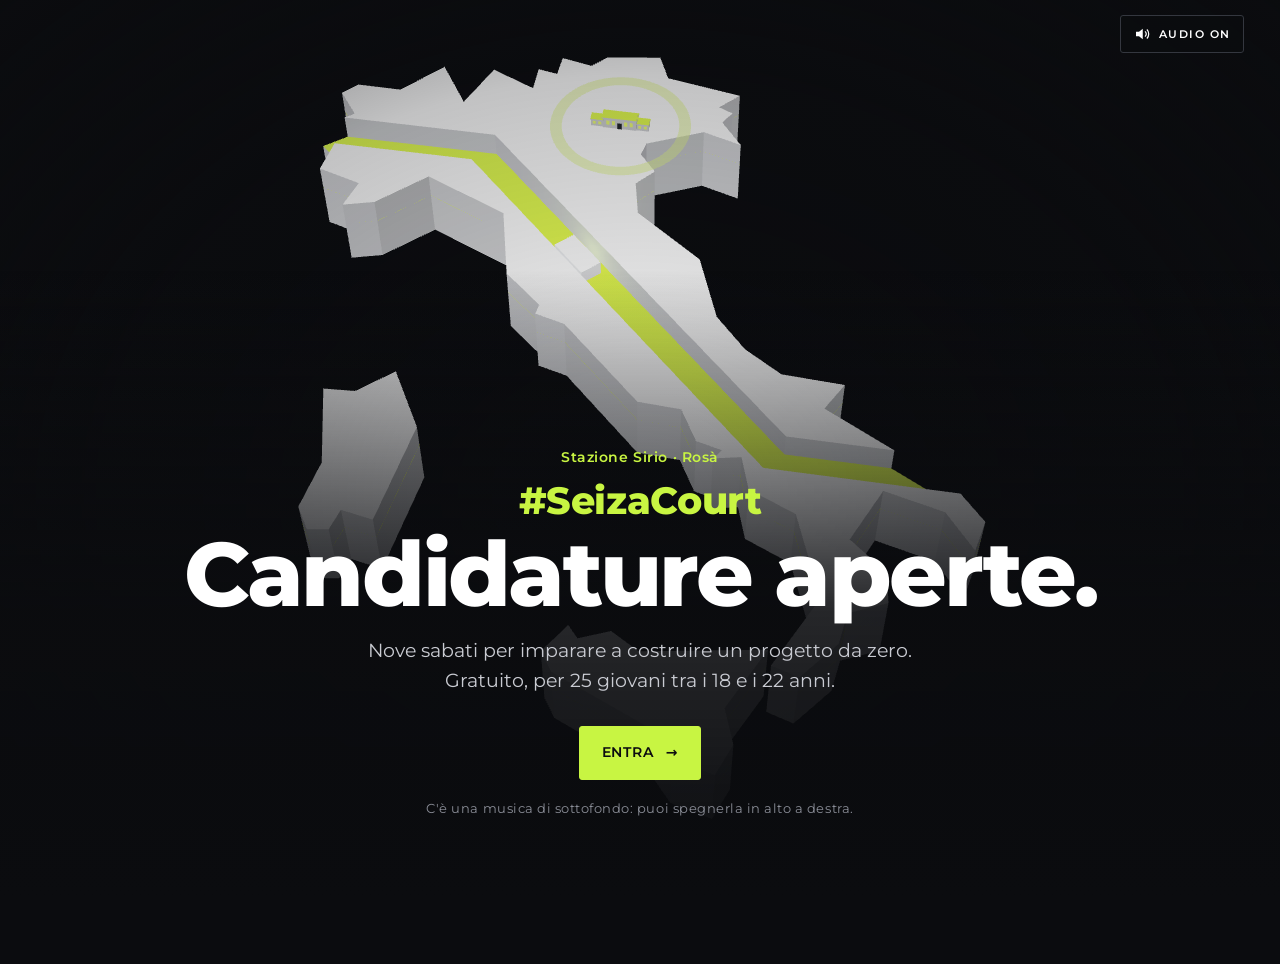
<file: candidatura.html>
<!DOCTYPE html>
<html lang="it">
<head>
<meta charset="utf-8">
<meta name="viewport" content="width=device-width, initial-scale=1, viewport-fit=cover">
<title>Candidature #SeizaCourt · Stazione Sirio</title>
<meta name="description" content="Candidati a #SeizaCourt: nove sabati gratuiti per 25 giovani tra i 18 e i 22 anni, a Bassano del Grappa.">
<link rel="icon" href="/favicon.svg" type="image/svg+xml">

<link rel="stylesheet" href="/fonts.css">
<style>
:root{--bg:#0B0C0F;--bg2:#121419;--line:#23272E;--line2:#3A3F47;--text:#F4F5F7;--soft:#D3D7DD;--dim:#A3A8B0;--blue:#1EA0FF;--err:#FF8A80;--amber:#FFC86B;--f:'Montserrat',system-ui,-apple-system,'Segoe UI',Roboto,sans-serif}
*{box-sizing:border-box}
html,body{margin:0;background:var(--bg);color:var(--text);font-family:var(--f);overflow-x:clip}
body{font-size:16px;line-height:1.6;-webkit-font-smoothing:antialiased;padding-bottom:64px}
.sr{position:absolute!important;width:1px;height:1px;overflow:hidden;clip:rect(0 0 0 0);white-space:nowrap;margin:-1px}
.col{width:100%;max-width:840px;margin:0 auto;padding:0 20px}
a{color:var(--blue)}
:focus-visible{outline:2px solid var(--blue);outline-offset:3px}
h1:focus,section:focus,fieldset:focus{outline:none}
strong{font-weight:600}
.eyebrow{font-size:12px;letter-spacing:.22em;text-transform:uppercase;color:var(--dim);margin:0 0 14px;font-weight:500}
.blue{color:var(--blue)}
.lead{font-size:18px;color:var(--soft);margin:0 0 18px}

/* buttons */
.btn{font:inherit;font-weight:600;font-size:14px;letter-spacing:.12em;text-transform:uppercase;border:1px solid var(--line2);background:transparent;color:var(--text);padding:14px 22px;min-height:50px;cursor:pointer;display:inline-flex;align-items:center;gap:12px;border-radius:0;transition:background .2s,border-color .2s,color .2s}
.btn:hover{border-color:var(--text)}
.btn.primary{background:var(--blue);border-color:var(--blue);color:#0B0C0F}
.btn.primary:hover{background:#fff;border-color:#fff}
.btn.small{min-height:40px;padding:8px 14px;font-size:12px}
.btn.ghost{border-color:transparent;color:var(--dim);padding-left:6px;padding-right:6px}
.btn.ghost:hover{color:var(--text)}
.arr{display:inline-block;transition:transform .2s}
.btn:hover .arr{transform:translateX(5px)}
.actions{display:flex;flex-wrap:wrap;align-items:center;gap:12px 16px;margin-top:36px}
.kbd{font-size:12px;color:var(--dim);letter-spacing:.02em}
.kbd b{display:inline-block;border:1px solid var(--line2);padding:0 6px;border-radius:3px;font-weight:500;color:var(--soft);margin:0 1px;font-size:11px;line-height:18px}
@media (hover:none){.kbd{display:none}}

/* top bar */
.bar{position:sticky;top:0;z-index:20;background:rgba(11,12,15,.9);-webkit-backdrop-filter:blur(10px);backdrop-filter:blur(10px);border-bottom:1px solid var(--line)}
.bar .in{display:flex;align-items:center;gap:14px;height:62px;max-width:1100px;margin:0 auto;padding:0 16px}
#home{all:unset;cursor:pointer;display:grid;place-items:center;width:40px;height:40px;flex:none}
#home:focus-visible{outline:2px solid var(--blue)}
#prog{flex:1;min-width:0;display:flex;align-items:center;justify-content:center;gap:12px}
.pcount{font-size:12px;letter-spacing:.14em;color:var(--dim);white-space:nowrap;font-variant-numeric:tabular-nums;text-transform:uppercase}
.snd{font:inherit;font-size:11px;font-weight:600;letter-spacing:.14em;text-transform:uppercase;background:rgba(11,12,15,.5);border:1px solid var(--line2);color:var(--text);height:38px;padding:0 12px;display:inline-flex;align-items:center;gap:8px;cursor:pointer;flex:none;white-space:nowrap}
.snd:hover{border-color:var(--text)}
.snd[aria-pressed=false] .w{display:none}
.snd[aria-pressed=false]{color:var(--dim)}
body[data-screen=gate] .bar,body[data-screen=hub] .bar{position:fixed;left:0;right:0;background:transparent;border:0;-webkit-backdrop-filter:none;backdrop-filter:none;pointer-events:none}
body[data-screen=gate] .bar .snd,body[data-screen=hub] .bar .snd{pointer-events:auto}
body[data-screen=gate] #home,body[data-screen=hub] #home,body[data-screen=gate] #prog,body[data-screen=hub] #prog{visibility:hidden}

/* constellation progress */
.const{flex:1 1 auto;width:100%;min-width:0;max-width:300px;height:auto;overflow:visible;display:block}
.const.big{flex:none}
.const line{stroke:var(--blue);stroke-width:1;opacity:.85}
.const circle{fill:#4A4F57;transition:fill .3s}
.const circle.on{fill:var(--blue)}
.const circle.cur{fill:#fff}
.const .ring{fill:none;stroke:#fff;stroke-width:.8;opacity:.6;transform-box:fill-box;transform-origin:center;animation:pulse 1.8s ease-out infinite}
@keyframes pulse{from{transform:scale(.5);opacity:.8}to{transform:scale(1.6);opacity:0}}
.const.big{max-width:620px;margin:0 auto}
.const.big line{stroke-width:.8;stroke-dasharray:40;stroke-dashoffset:40;animation:ln .5s ease-out forwards}
.const.big circle.on{filter:drop-shadow(0 0 2px var(--blue));animation:tw 2.6s ease-in-out infinite alternate}
@keyframes ln{to{stroke-dashoffset:0}}
@keyframes tw{to{opacity:.55}}

/* gate + hub */
.gate{position:relative}
.stage{position:relative;height:100vh;height:100svh;overflow:hidden;transition:height 1.1s cubic-bezier(.6,0,.2,1) 1.4s}
.gate.open .stage{height:min(50vh,440px);height:min(50svh,440px)}
.photo{position:absolute;inset:0;background-size:cover;background-position:center 45%;filter:grayscale(1) contrast(1.05);opacity:0;transition:opacity 2s ease .9s}
.gate.open .photo{opacity:.5}
.shade{position:absolute;inset:0;background:linear-gradient(180deg,rgba(11,12,15,.7) 0%,rgba(11,12,15,.25) 45%,#0B0C0F 100%)}
.logo-stage{position:absolute;inset:0;width:100%;height:100%;overflow:visible}
.logo-stage path{fill:none;stroke:#fff;stroke-linecap:butt;stroke-linejoin:miter;stroke-miterlimit:12}
#lS{stroke-dasharray:1;stroke-dashoffset:1;animation:drawS 1.8s .35s cubic-bezier(.6,0,.2,1) forwards}
@keyframes drawS{to{stroke-dashoffset:0}}
.gate-ui{position:absolute;left:0;right:0;bottom:11vh;bottom:11svh;text-align:center;padding:0 20px;transition:opacity .35s;animation:rise .9s 1.6s both}
.gate.open .gate-ui{opacity:0;pointer-events:none;visibility:hidden;transition:opacity .35s,visibility 0s .35s}
.gate-note{font-size:12px;color:var(--dim);margin:18px 0 0;letter-spacing:.04em}
.gate:not(.open) .hub{display:none}
.hub{padding-top:8px;padding-bottom:40px;animation:rise .9s 2.2s both}
.gate.static .hub,.gate.static .stage,.gate.static .photo{animation:none;transition:none}
@keyframes rise{from{opacity:0;transform:translateY(18px)}}
.hub h1{font-size:clamp(34px,6.4vw,66px);font-weight:600;line-height:1.04;letter-spacing:-.015em;margin:0 0 22px}
.hub h1 span{color:var(--blue)}
.facts{list-style:none;display:flex;flex-wrap:wrap;gap:10px 30px;padding:0;margin:0 0 44px;color:var(--dim);font-size:14px}
.facts b{color:#fff;font-weight:600;font-size:17px;margin-right:6px}
.menu{list-style:none;margin:0;padding:0;border-top:1px solid var(--line2)}
.menu button{all:unset;box-sizing:border-box;width:100%;display:flex;align-items:center;gap:18px;padding:24px 4px;border-bottom:1px solid var(--line2);cursor:pointer;font-family:var(--f);color:var(--text)}
.menu button:focus-visible{outline:2px solid var(--blue);outline-offset:-2px}
.menu .mk{font-size:13px;color:var(--dim);font-weight:600;letter-spacing:.1em;width:26px;flex:none}
.menu .mtw{display:flex;flex-direction:column;gap:2px;min-width:0}
.menu .mt{font-size:clamp(20px,3.2vw,30px);font-weight:600;letter-spacing:.03em;text-transform:uppercase;line-height:1.15}
.menu .ms{font-size:13px;color:var(--dim)}
.menu .ml{flex:1;min-width:20px;height:1px;background:var(--line2);transition:background .25s}
.menu .ma{font-size:22px;transition:transform .25s,color .25s;flex:none}
.menu button:hover .ml,.menu button.sel .ml{background:var(--blue)}
.menu button:hover .ma,.menu button.sel .ma{transform:translateX(6px);color:var(--blue)}
.menu button:hover .mk,.menu button.sel .mk{color:var(--blue)}
.menu .primary .mt{color:var(--blue)}
.hub .kbd{margin:16px 0 0}
.partners{margin:48px 0 0;font-size:13px;color:var(--dim);line-height:1.8}
.partners b{color:var(--soft);font-weight:500}

/* screens */
#step.anim-f>*{animation:inF .5s cubic-bezier(.2,.7,.2,1) both}
#step.anim-b>*{animation:inB .5s cubic-bezier(.2,.7,.2,1) both}
@keyframes inF{from{opacity:0;transform:translateY(16px)}}
@keyframes inB{from{opacity:0;transform:translateY(-16px)}}
.screen{padding-top:28px;padding-bottom:72px}
.parts{list-style:none;display:flex;gap:6px;padding:0;margin:0 0 44px}
.parts li{flex:1;min-width:0;border-top:2px solid var(--line2);padding-top:9px;font-size:11px;font-weight:600;letter-spacing:.12em;text-transform:uppercase;color:#6E737B;white-space:nowrap;overflow:hidden;text-overflow:ellipsis;transition:border-color .4s,color .4s}
.parts li.done{border-color:rgba(30,160,255,.45);color:var(--dim)}
.parts li.cur{border-color:var(--blue);color:#fff}
.parts .pn{margin-right:8px}
.parts li.cur .pn{color:var(--blue)}
@media (max-width:640px){.parts li:not(.cur) .pname{display:none}.parts li.cur{flex:4}}
.rule{height:1px;background:linear-gradient(90deg,var(--blue) 0 calc(max(0px,(100vw - 840px)/2) + 84px),var(--line2) 0);margin:0 calc(50% - 50vw) 28px;width:100vw}

/* chapter */
.done-note{display:inline-flex;gap:10px;align-items:center;color:var(--blue);font-weight:600;font-size:13px;letter-spacing:.1em;text-transform:uppercase;margin:0 0 26px}
.tick{display:grid;place-items:center;width:22px;height:22px;border-radius:50%;background:var(--blue);color:#0B0C0F;font-size:12px}
.chap-num{font-size:clamp(110px,22vw,210px);font-weight:700;line-height:.82;color:transparent;-webkit-text-stroke:1.5px var(--blue);letter-spacing:-.04em;margin:0 0 18px}
.chap h1,.screen>h1,.done h1,.rv h1{font-size:clamp(28px,4.8vw,48px);font-weight:600;line-height:1.1;margin:0 0 24px;letter-spacing:-.01em}
.chap h1 strong{color:var(--blue);font-weight:600}
.chap-meta{color:var(--dim);font-size:13px;letter-spacing:.1em;text-transform:uppercase;margin:26px 0 0}
.prose{color:var(--soft);font-size:17px;line-height:1.7}
.prose p{margin:0 0 12px}
.prose ul,.prose ol{padding-left:22px;margin:0 0 12px}
.prose li{margin-bottom:6px}
.prose li::marker{color:var(--blue)}
.prose strong{color:#fff}
.note{color:var(--soft);font-size:15px;margin:18px 0 0}
.placeholder{border:1px dashed var(--amber);color:#F2E3C4;padding:14px 16px;font-size:14px;margin:16px 0;line-height:1.55}
.placeholder .tag{display:block;color:var(--amber);font-size:11px;letter-spacing:.16em;text-transform:uppercase;margin-bottom:6px;font-weight:600}

/* question */
.qmeta{display:flex;flex-wrap:wrap;gap:6px 12px;font-size:12px;font-weight:600;letter-spacing:.16em;text-transform:uppercase;color:var(--dim);margin:0 0 22px}
fieldset.q{border:0;margin:0;padding:0;min-width:0}
.qlabel,.q legend{display:block;font-size:clamp(22px,3.3vw,30px);font-weight:500;line-height:1.3;margin:0 0 18px;padding:0;color:#fff;letter-spacing:-.005em}
.qlabel strong,.q legend strong{font-weight:700}
.num{display:none}
.star{color:var(--blue);margin-left:6px}
.desc{color:var(--soft);font-size:16px;margin:0 0 18px}
.hint{color:var(--dim);font-size:13px;margin:0 0 14px}
input[type=text],input[type=email],input[type=tel],textarea,select{width:100%;font:inherit;font-size:22px;font-weight:500;color:#fff;background:transparent;border:0;border-bottom:2px solid var(--line2);padding:12px 0;border-radius:0;transition:border-color .2s}
input:focus,textarea:focus,select:focus{outline:none;border-bottom-color:var(--blue)}
textarea{min-height:150px;resize:vertical;font-size:18px;line-height:1.55}
select{appearance:none;-webkit-appearance:none;cursor:pointer;padding-right:36px;background-image:url("data:image/svg+xml,%3Csvg xmlns='http://www.w3.org/2000/svg' width='14' height='9'%3E%3Cpath d='M1 1l6 6 6-6' fill='none' stroke='%231EA0FF' stroke-width='2'/%3E%3C/svg%3E");background-repeat:no-repeat;background-position:right 6px center}
select option{background:#121419;color:#fff}
select+input{margin-top:14px}
.counter{font-size:12px;color:var(--dim);text-align:right;margin:6px 0 0}
.opts{display:flex;flex-direction:column;gap:10px;margin-top:4px}
.opt{position:relative;display:flex;align-items:center;gap:14px;padding:14px 16px;border:1px solid var(--line2);cursor:pointer;transition:border-color .15s,background .15s,transform .15s;font-size:17px;line-height:1.4}
.opt:hover{border-color:#8A9099;background:rgba(255,255,255,.025)}
.opt input[type=radio]{position:absolute;opacity:0;left:0;top:0;width:1px;height:1px;margin:0}
.opt .key{flex:none;width:28px;height:28px;display:grid;place-items:center;border:1px solid var(--line2);font-size:12px;font-weight:600;color:var(--dim);transition:all .15s}
.opt:has(input[type=radio]:checked){border-color:var(--blue);background:rgba(30,160,255,.1)}
.opt:has(input[type=radio]:checked) .key{background:var(--blue);border-color:var(--blue);color:#0B0C0F}
.opt:has(input[type=radio]:focus-visible){outline:2px solid var(--blue);outline-offset:2px}
.opt.pop{animation:pop .3s}
@keyframes pop{50%{transform:scale(1.015)}}
.other-wrap{display:flex;align-items:center;gap:10px;flex:1;min-width:0}
.other-wrap input[type=text]{font-size:17px;padding:4px 0;flex:1;min-width:0;border-bottom-width:1px}
.scale-row{display:grid;grid-template-columns:repeat(5,minmax(0,1fr));gap:8px}
.scale-row label{position:relative;height:78px;border:1px solid var(--line2);display:flex;flex-direction:column;align-items:center;justify-content:center;font-size:24px;font-weight:600;cursor:pointer;overflow:hidden;transition:border-color .2s,background .2s,color .2s}
.scale-row label:hover{border-color:#8A9099}
.scale-row .fill{position:absolute;left:0;right:0;bottom:0;background:rgba(30,160,255,.16);transition:height .35s cubic-bezier(.2,.7,.2,1)}
.scale-row .bar{display:none}
.scale-row label>span{position:relative}
.scale-row label.lit{border-color:var(--blue)}
.scale-row label:has(input:checked){background:var(--blue);color:#0B0C0F}
.scale-row label:has(input:focus-visible){outline:2px solid var(--blue);outline-offset:2px}
.scale-row input{position:absolute;opacity:0;left:0;top:0;width:1px;height:1px;margin:0}
.scale-ends{display:flex;justify-content:space-between;gap:16px;font-size:13px;color:var(--dim);margin-top:10px}
.stars .glyph{font-size:30px;line-height:1;color:#4A4F57;transition:color .2s,transform .2s}
.stars .n{font-size:12px;color:var(--dim);margin-top:4px}
.stars label.lit .glyph{color:var(--blue)}
.stars label:has(input:checked){background:transparent;color:inherit}
.stars label:has(input:checked) .glyph{transform:scale(1.15)}
.err{color:var(--err);font-size:14px;margin:14px 0 0;display:flex;gap:10px;align-items:baseline}
.err::before{content:'!';flex:none;display:inline-grid;place-items:center;width:18px;height:18px;border:1px solid var(--err);border-radius:50%;font-size:11px;font-weight:700}
.qcard.invalid input[type=text],.qcard.invalid input[type=email],.qcard.invalid input[type=tel],.qcard.invalid textarea,.qcard.invalid select{border-bottom-color:var(--err)}
.qcard.shake{animation:shake .4s}
@keyframes shake{20%,60%{transform:translateX(-6px)}40%,80%{transform:translateX(6px)}}

/* calendar */
.cal{margin:22px 0;border:1px solid var(--line2);padding:18px 14px}
.cal-lbl{font-size:11px;font-weight:600;letter-spacing:.16em;text-transform:uppercase;color:var(--dim);margin:0 0 16px}
.months{display:grid;grid-template-columns:repeat(5,minmax(0,1fr));gap:6px}
.month h4{margin:0 0 10px;font-size:12px;font-weight:600;letter-spacing:.14em;text-transform:uppercase;text-align:center;color:var(--soft)}
.days{display:flex;flex-direction:column;align-items:center;gap:6px}
.day{width:36px;height:36px;display:grid;place-items:center;border-radius:50%;font-size:14px;color:#62676F;font-variant-numeric:tabular-nums}
.day.on{background:var(--blue);color:#0B0C0F;font-weight:700;box-shadow:0 0 0 4px rgba(30,160,255,.14);transition:transform .2s}
.day.on:hover{transform:scale(1.12)}
.cal-time{margin:16px 0 0;font-size:13px;color:var(--dim)}
.cal.big .day{width:46px;height:46px;font-size:16px}

/* info */
.info-block{display:grid;grid-template-columns:76px minmax(0,1fr);gap:8px 18px;padding:30px 0;border-top:1px solid var(--line)}
.info-block .bn{font-size:34px;font-weight:700;color:transparent;-webkit-text-stroke:1px var(--blue);line-height:1}
.info-block h2{font-size:21px;font-weight:600;margin:2px 0 12px}
@media (max-width:560px){.info-block{grid-template-columns:1fr}}

/* review */
.rv-sec{border-top:1px solid var(--line2);padding:26px 0 8px}
.rv-head{display:flex;justify-content:space-between;align-items:center;gap:12px;margin-bottom:10px}
.rv-head h2{font-size:18px;font-weight:600;margin:0;letter-spacing:.02em}
.rv-head h2 .n{color:var(--blue);margin-right:12px}
.rv-item{display:grid;grid-template-columns:minmax(0,1fr) minmax(0,1fr);gap:4px 24px;padding:12px 0;border-bottom:1px solid var(--line)}
.rv-item dt{color:var(--dim);font-size:14px}
.rv-item dd{margin:0;font-size:15px;overflow-wrap:anywhere}
.rv-item dd.empty{color:#6A6F78}
@media (max-width:640px){.rv-item{grid-template-columns:1fr}}

/* done */
.done{text-align:center;padding-top:20px}
.done .actions{justify-content:center}
.done .placeholder{text-align:left}
.done-const{margin:10px 0 40px}

/* prototype strip */
.proto{position:fixed;left:0;right:0;bottom:0;z-index:30;background:#17140B;border-top:1px solid #5A4A1E;color:var(--amber);font-size:12px;padding:8px 16px;display:flex;flex-wrap:wrap;gap:6px 14px;align-items:center;justify-content:center;text-align:center}
.pbtn{font:inherit;font-size:12px;font-weight:600;background:none;border:1px solid #6A5A2E;color:var(--amber);padding:4px 10px;cursor:pointer}
.pbtn:hover{border-color:var(--amber)}

/* dialog */
dialog{background:var(--bg2);color:var(--text);border:1px solid var(--line2);max-width:720px;width:calc(100% - 32px);padding:0;max-height:86vh}
dialog::backdrop{background:rgba(0,0,0,.72)}
.dlg{padding:26px}
.dlg h2{margin:0 0 8px;font-size:22px}
.dlg h3{font-size:12px;letter-spacing:.16em;text-transform:uppercase;color:var(--blue);margin:24px 0 10px}
.dlg p,.dlg li{font-size:14px;color:var(--soft)}
.dlg li{margin-bottom:8px}
.dlg strong{color:#fff}
.sev{display:inline-block;font-size:10px;font-weight:700;letter-spacing:.1em;text-transform:uppercase;padding:1px 7px;margin-right:8px;border:1px solid}
.sev.fatto{color:var(--blue)}.sev.alta{color:var(--err)}.sev.media{color:var(--amber)}
.dlg-close{float:right;margin-left:12px}

@media (max-width:480px){.btn{padding:13px 18px}.qlabel,.q legend{font-size:21px}input[type=text],input[type=email],input[type=tel],select{font-size:19px}.snd .lbl{display:none}}
@media (prefers-reduced-motion:reduce){*,*::before,*::after{animation-duration:.001ms!important;animation-delay:0s!important;transition-duration:.001ms!important;transition-delay:0s!important}#lS{stroke-dashoffset:0}}
</style>
<style>/* Seiza V6 layer: lime, more air, the brand's 3D Italy instead of the photo, the track as navigation. */
:root{--blue:#C8F542;--bg:#0B0C0F;--bg2:#131419;--line:#23252C;--line2:#34373F;--text:#FFFFFF;--soft:#C9CBD2;--dim:#8B8E98;--amber:#C8F542}
body{font-size:17px;line-height:1.65}
.col{max-width:960px;padding:0 clamp(20px,4vw,40px)}
.screen{padding-top:56px;padding-bottom:40px}
.btn{border-radius:3px;letter-spacing:.06em}
.btn.primary{color:#0B0C0F}
.eyebrow{letter-spacing:.12em}
/* top bar */
.bar .in{height:68px;max-width:1240px}
#home svg{display:block}
.snd{border-radius:3px}
/* progress track in the bar */
#prog{gap:16px}
.trk{flex:1 1 auto;width:100%;max-width:320px;height:auto;display:block;overflow:visible}
.trk .base{stroke:#2A2D35;stroke-width:3}
.trk .fill{stroke:var(--blue);stroke-width:3;transition:all .4s}
.trk rect{fill:#3A3E46}.trk rect.on{fill:#6E8A1A}
.trk .train{fill:#fff;filter:drop-shadow(0 0 6px rgba(200,245,66,.8));transition:x .5s cubic-bezier(.6,0,.2,1)}
.trk.big{max-width:640px;margin:0 auto}
.trk.big .base,.trk.big .fill{stroke-width:5}
/* gate: 3D Italy */
.stage{background:radial-gradient(ellipse at 50% 55%,#16181E 0%,#0B0C0F 70%);transition:height 1.2s cubic-bezier(.6,0,.2,1) .4s}
.stage canvas{position:absolute;inset:0;width:100%!important;height:100%!important;display:block}
.gate.open .stage{height:min(48vh,460px);height:min(48svh,460px)}
.stage.nogl .g-fallback{position:absolute;inset:0;background:radial-gradient(circle at 50% 40%,rgba(200,245,66,.12),transparent 50%)}
.gate-ui{bottom:9vh;bottom:9svh;animation:rise .9s .3s both;z-index:2}
.g-kick{font-size:14px;font-weight:600;color:var(--blue);margin:0 0 14px;letter-spacing:.04em}
.g-title{font-size:clamp(40px,7vw,92px);font-weight:800;line-height:.98;letter-spacing:-.03em;margin:0 0 18px}
.g-title span{display:block;color:var(--blue);font-size:.42em;letter-spacing:-.01em;margin-bottom:10px}
.g-sub{color:var(--soft);font-size:clamp(16px,1.6vw,19px);margin:0 auto 30px;max-width:640px;line-height:1.6}
.gate-note{font-size:13px}
.g-pin{position:absolute;left:clamp(20px,5vw,64px);bottom:28px;display:flex;flex-direction:column;gap:2px;padding-left:14px;border-left:3px solid var(--blue);opacity:0;transition:opacity .8s 1.4s;z-index:2}
.g-pin b{font-weight:800;font-size:22px}.g-pin span{color:var(--dim);font-size:13px}
.gate.open .g-pin{opacity:1}
.gate.static .g-pin{transition:none}
.hub{padding-top:56px;padding-bottom:80px;animation:rise .9s 1.2s both}
.hub-head{display:grid;grid-template-columns:minmax(0,1.4fr) minmax(0,1fr);gap:48px;align-items:end;margin-bottom:56px}
.hub h1{font-weight:800;font-size:clamp(32px,4.6vw,56px);letter-spacing:-.025em;line-height:1.04;margin:0}
.hub .facts{display:grid;grid-template-columns:1fr 1fr;gap:18px 24px;margin:0;padding:0;list-style:none}
.hub .facts li{display:flex;flex-direction:column;color:var(--dim);font-size:13px}
.hub .facts b{color:#fff;font-size:22px;font-weight:800;margin:0}
@media (max-width:760px){.hub-head{grid-template-columns:1fr}}
/* menu: three stops on a rail */
.menu{border-top:0;position:relative;padding-left:34px}
.menu::before{content:"";position:absolute;left:9px;top:30px;bottom:30px;width:3px;background:linear-gradient(var(--blue),#2A2D35);border-radius:2px}
.menu button{padding:26px 8px 26px 0;border-bottom:1px solid var(--line);position:relative;gap:20px}
.menu .stop{position:absolute;left:-32px;top:50%;width:17px;height:17px;margin-top:-8.5px;border-radius:50%;background:#0B0C0F;border:3px solid #3A3E46;transition:all .3s}
.menu button:hover .stop,.menu button.sel .stop{border-color:var(--blue);background:var(--blue);box-shadow:0 0 0 6px rgba(200,245,66,.15)}
.menu .mt{font-weight:800;letter-spacing:-.005em;text-transform:none;font-size:clamp(22px,3vw,32px)}
.menu .ms{font-size:14px}
.menu .ml{display:none}
.menu .ma{margin-left:auto}
.menu button:hover .mt,.menu button.sel .mt{color:var(--blue)}
/* parts: the track with five stations */
.parts-trk{margin:0 0 56px}
.parts-trk svg{width:100%;height:auto;display:block;overflow:visible}
.parts-trk .base{fill:none;stroke:#2A2D35;stroke-width:6;stroke-linejoin:round}
.parts-trk .fill{fill:none;stroke:var(--blue);stroke-width:6;stroke-linejoin:round;transition:stroke-dasharray .8s cubic-bezier(.6,0,.2,1)}
.parts-trk circle{fill:#0B0C0F;stroke:#3A3E46;stroke-width:3}
.parts-trk .done circle{fill:var(--blue);stroke:var(--blue)}
.parts-trk .cur circle{fill:#fff;stroke:var(--blue);stroke-width:4}
.parts-trk .pulse{fill:none!important;stroke:var(--blue)!important;stroke-width:2!important;transform-box:fill-box;transform-origin:center;animation:pz 1.8s ease-out infinite}
@keyframes pz{from{transform:scale(1);opacity:.8}to{transform:scale(2.4);opacity:0}}
.parts-trk text{fill:var(--dim);font:600 13px Montserrat,sans-serif;letter-spacing:.02em}
.parts-trk .cur text{fill:#fff;font-weight:800}
.parts-trk .done text{fill:var(--soft)}
@media (max-width:640px){.parts-trk text{display:none}.parts-trk .cur text{display:block;font-size:22px}}
/* chapters, questions */
.chap-num{-webkit-text-stroke:2px var(--blue);font-weight:800}
.chap h1,.screen>h1,.done h1,.rv h1{font-weight:800;letter-spacing:-.02em;line-height:1.08}
.prose{font-size:18px;line-height:1.7}
.prose p{margin:0 0 14px}
.qcard{border-radius:6px}
.opt{border-radius:4px}
.note.soft{color:var(--dim)}
.consent{display:flex;gap:12px;align-items:flex-start;margin:28px 0 0;color:var(--soft);font-size:15px;cursor:pointer}
.consent input{width:20px;height:20px;accent-color:#C8F542;flex:none;margin-top:2px}
/* info: two-column blocks with air */
.info-block{display:grid;grid-template-columns:70px minmax(0,1fr);gap:20px;padding:36px 0;border-top:1px solid var(--line)}
.info-block .bn{font-weight:800;font-size:28px;color:var(--blue);line-height:1}
.info-block h2{font-weight:800;font-size:clamp(22px,2.6vw,28px);margin:0 0 12px;letter-spacing:-.01em}
.cal .day.on{background:var(--blue)!important;color:#0B0C0F!important}
.done-const{margin:20px 0 40px}
.stage::after{content:"";position:absolute;inset:0;background:linear-gradient(180deg,rgba(11,12,15,0) 30%,rgba(11,12,15,.88) 68%,#0B0C0F 100%);pointer-events:none;transition:opacity 1s}
.gate.open .stage::after{opacity:.35}
.g-pin{background:rgba(11,12,15,.9);padding:12px 18px;border-radius:4px}
/* v8: the 3D Italy lives behind every screen */
body{background:#0B0C0F}
#bg3d{position:fixed;inset:0;z-index:0;pointer-events:none}
#bg3d canvas{position:absolute;inset:0;width:100%!important;height:100%!important;display:block}
#bg3d::after{content:"";position:absolute;inset:0;transition:background 1.2s;background:radial-gradient(ellipse at 50% 55%,transparent 0%,rgba(11,12,15,.25) 60%,rgba(11,12,15,.75) 100%)}
body[data-screen=hub] #bg3d::after{background:linear-gradient(180deg,rgba(11,12,15,.1) 0%,rgba(11,12,15,.05) 30%,rgba(11,12,15,.8) 52%,rgba(11,12,15,.95) 72%)}
body[data-screen=form] #bg3d::after,body[data-screen=info] #bg3d::after,body[data-screen=dates] #bg3d::after{background:linear-gradient(90deg,rgba(11,12,15,.96) 0%,rgba(11,12,15,.93) 55%,rgba(11,12,15,.62) 82%,rgba(11,12,15,.42) 100%)}
@media (max-width:900px){body[data-screen=form] #bg3d::after,body[data-screen=info] #bg3d::after,body[data-screen=dates] #bg3d::after{background:linear-gradient(180deg,rgba(11,12,15,.55) 0%,rgba(11,12,15,.9) 30%,rgba(11,12,15,.94) 100%)}}
main{position:relative;z-index:1}
.stage,.gate .stage{background:transparent!important}
.stage canvas{display:none}
.qcard,.opt,.info-block,.rv-sec{backdrop-filter:blur(2px)}
body.nogl #bg3d{background:radial-gradient(circle at 70% 30%,rgba(200,245,66,.1),transparent 50%)}
@media (max-width:520px){#prog .pcount{display:none}}
</style>
</head>
<body>
<div id="bg3d" aria-hidden="true"></div>
<div class="bar" id="bar"><div class="in">
  <button type="button" id="home" aria-label="Torna alla pagina iniziale"><svg role="img" aria-label="Seiza" width="29.1" height="34" viewBox="14.26 6 98.40999999999998 115.1" aria-hidden="true"><path d="M18.24 23.68 L17.08 24.62 L37.65 24.62 L81.80 68.77 L94.53 68.77 L85.81 63.88 L87.86 59.89 L80.17 59.49 L75.33 56.27 L71.22 51.65 L67.77 42.49 L58.76 35.71 L57.62 30.53 L59.74 27.97 L57.43 25.14 L57.82 23.01 L65.02 19.62 L70.19 21.26 L67.19 17.38 L68.30 15.41 L66.35 14.53 L68.83 11.84 L58.71 9.95 L57.01 6.00 L49.87 7.12 L47.92 9.17 L43.75 8.25 L43.59 11.54 L40.92 11.01 L40.89 14.87 L34.89 12.10 L32.19 19.02 L28.08 12.62 L23.19 18.07 L17.26 18.01 L15.49 19.94Z" fill="#FFFFFF" fill-rule="evenodd"/><path d="M16.32 34.53 L22.02 36.32 L20.91 40.45 L24.85 39.31 L30.72 33.65 L41.70 38.57 L44.23 48.76 L49.28 53.25 L49.06 54.75 L52.90 55.82 L63.74 66.44 L69.08 66.75 L71.49 71.15 L74.69 72.01 L73.77 73.36 L77.05 72.64 L78.47 77.10 L84.22 79.70 L88.20 90.59 L83.86 100.00 L87.03 100.98 L90.78 96.11 L91.34 92.05 L95.65 89.99 L95.17 86.03 L90.62 82.20 L93.76 74.83 L100.98 76.68 L104.68 81.44 L105.57 77.30 L102.53 73.77 L79.73 73.77 L35.58 29.62 L17.02 29.62Z" fill="#FFFFFF" fill-rule="evenodd"/><path d="M29.05 81.26 L28.05 87.83 L29.83 90.73 L32.27 90.35 L32.97 87.49 L36.89 88.24 L38.75 74.39 L34.30 66.53 L30.22 70.28 L26.38 70.53Z" fill="#FFFFFF" fill-rule="evenodd"/><path d="M62.68 100.00 L61.38 98.47 L59.07 102.24 L60.65 104.59 L72.24 109.67 L75.02 112.85 L79.72 114.00 L81.14 110.18 L79.64 105.99 L83.31 98.07 L69.52 100.56 L66.13 98.49Z" fill="#FFFFFF" fill-rule="evenodd"/><path d="M79.73 73.77 L102.53 73.77 L101.68 72.79 L94.53 68.77 L81.80 68.77 L37.65 24.62 L17.08 24.62 L14.26 26.92 L17.04 29.43 L17.02 29.62 L35.58 29.62Z" fill="#C8F542" fill-rule="evenodd"/></svg></button>
  <div id="prog"></div>
  <button type="button" class="snd" id="snd" aria-pressed="true" aria-label="Musica"><svg viewBox="0 0 24 24" width="18" height="18" aria-hidden="true"><path d="M4 9v6h4l5 4V5L8 9H4z" fill="currentColor"/><path class="w" d="M16 8.5a5 5 0 0 1 0 7M18.5 6a8.5 8.5 0 0 1 0 12" fill="none" stroke="currentColor" stroke-width="1.6"/></svg><span class="lbl">Audio on</span></button>
</div></div>
<main><form id="form" novalidate><div id="step"></div></form></main>
<script src="/three.min.js"></script>
<script>// Shared 3D vocabulary for Seiza: white masses, lime tops, grey sides, same light everywhere.
function SeizaKit(THREE) {
  const lin = h => new THREE.Color(h).convertSRGBToLinear();
  const C = {white: lin(0xF2F3F5), lime: lin(0xC8F542), grey: lin(0x3A3E46), dark: lin(0x24262D), ink: lin(0x0B0C0F), soft: lin(0xC9CDD3)};
  function lights(scene) {
    scene.add(new THREE.HemisphereLight(0xffffff, 0x15171c, 0.6));
    const k = new THREE.DirectionalLight(0xffffff, 0.75); k.position.set(-80, 200, 60); scene.add(k);
    const f = new THREE.DirectionalLight(0xffffff, 0.25); f.position.set(120, 60, 160); scene.add(f);
  }
  // colour faces by normal: up -> top, others -> side
  function paint(geo, top, side) {
    geo = geo.index ? geo.toNonIndexed() : geo; geo.computeVertexNormals();
    const n = geo.attributes.normal, cols = [];
    for (let i = 0; i < n.count; i++) { const c = n.getY(i) > .9 ? top : side; cols.push(c.r, c.g, c.b); }
    geo.setAttribute('color', new THREE.Float32BufferAttribute(cols, 3));
    return geo;
  }
  const mat = (o = {}) => new THREE.MeshStandardMaterial(Object.assign({vertexColors: true, roughness: .6}, o));
  function box(w, h, d, top, side, x = 0, y = 0, z = 0, emissive) {
    const m = new THREE.Mesh(paint(new THREE.BoxGeometry(w, h, d), top, side), mat(emissive ? {emissive: emissive, emissiveIntensity: .55} : {}));
    m.position.set(x, y + h / 2, z); return m;
  }
  function shapeOf(poly, ox = 0, oy = 0, s = 1) {
    const mk = (ring, S) => ring.forEach(([x, y], i) => i ? S.lineTo((x - ox) * s, -(y - oy) * s) : S.moveTo((x - ox) * s, -(y - oy) * s));
    const sh = new THREE.Shape(); mk(poly[0], sh);
    poly.slice(1).forEach(h => { const p = new THREE.Path(); mk(h, p); sh.holes.push(p); });
    return sh;
  }
  // a flat map/plate lying on the ground, extruded upwards
  function plate(polys, y0, h, top, side, ox = 64, oy = 64, s = 1) {
    const geo = new THREE.ExtrudeGeometry(polys.map(p => shapeOf(p, ox, oy, s)), {depth: h, bevelEnabled: false, curveSegments: 1});
    geo.rotateX(-Math.PI / 2); geo.translate(0, y0, 0);
    return new THREE.Mesh(paint(geo, top, side), mat());
  }
  // an upright pictogram (front silhouette) extruded in depth
  function standee(polys, depth, top, side) {
    const geo = new THREE.ExtrudeGeometry(polys.map(p => shapeOf(p, 60, 120, 1)), {depth, bevelEnabled: false, curveSegments: 12});
    geo.translate(0, 0, -depth / 2);
    return new THREE.Mesh(paint(geo, top, side), mat());
  }
  // the station: main hall, two wings, a roof, windows, a door. state: closed | open | alive
  function station(state = 'alive') {
    const g = new THREE.Group();
    const wall = state === 'closed' ? C.grey : C.white, wallSide = state === 'closed' ? C.dark : C.white;
    const roof = state === 'closed' ? C.dark : C.lime;
    g.add(box(60, 22, 18, wall, wallSide, 0, 0, 0));
    g.add(box(64, 2.4, 21, roof, wallSide, 0, 22, 0));
    for (const sx of [-1, 1]) { g.add(box(22, 14, 15, wall, wallSide, sx * 41, 0, 0)); g.add(box(24, 2, 17, roof, wallSide, sx * 41, 14, 0)); }
    const winCol = state === 'closed' ? C.ink : state === 'open' ? C.soft : C.lime;
    const em = state === 'alive' ? 0xC8F542 : null;
    for (const x of [-21, -11, 11, 21]) g.add(box(5.5, 9, .8, winCol, winCol, x, 8, 9.2, em));
    for (const x of [-46, -36, 36, 46]) g.add(box(5, 6, .8, winCol, winCol, x, 5, 7.7, em));
    g.add(box(8, 13, .8, state === 'closed' ? C.ink : C.dark, C.dark, 0, 0, 9.2));
    return g;
  }
  // straight platform with a carved lime track (the logo's groove)
  function track(L, state = 'open', z = 24) {
    const g = new THREE.Group();
    const floor = state === 'closed' ? C.dark : C.lime, base = state === 'closed' ? C.grey : C.white, side = state === 'closed' ? C.dark : C.white;
    g.add(box(L, 3, 22, floor, side, 0, 0, z));
    g.add(box(L, 1.6, 7, base, side, 0, 3, z - 7.5));
    g.add(box(L, 1.6, 7, base, side, 0, 3, z + 7.5));
    return g;
  }
  function person(head = C.lime) {
    const g = new THREE.Group();
    g.add(box(2.6, 4.4, 2.6, C.white, C.white, 0, 0, 0)); g.add(box(2.2, 2.2, 2.2, head, head, 0, 4.8, 0));
    return g;
  }
  function train() {
    const t = box(12, 4, 6, C.white, C.white, 0, 0, 0, 0xffffff);
    t.add(new THREE.PointLight(0xC8F542, 1.1, 40)); return t;
  }
  return {C, lights, paint, mat, box, plate, standee, station, track, person, train, shapeOf};
}

const GEO={"land":[[[[15.49,19.94],[18.24,23.68],[14.26,26.92],[17.04,29.43],[16.32,34.53],[22.02,36.32],[20.91,40.45],[24.85,39.31],[30.72,33.65],[41.7,38.57],[44.23,48.76],[49.28,53.25],[49.06,54.75],[52.9,55.82],[63.74,66.44],[69.08,66.75],[71.49,71.15],[74.69,72.01],[73.77,73.36],[77.05,72.64],[78.47,77.1],[84.22,79.7],[88.2,90.59],[83.86,100],[87.03,100.98],[90.78,96.11],[91.34,92.05],[95.65,89.99],[95.17,86.03],[90.62,82.2],[93.76,74.83],[100.98,76.68],[104.68,81.44],[105.57,77.3],[101.68,72.79],[85.81,63.88],[87.86,59.89],[80.17,59.49],[75.33,56.27],[71.22,51.65],[67.77,42.49],[58.76,35.71],[57.62,30.53],[59.74,27.97],[57.43,25.14],[57.82,23.01],[65.02,19.62],[70.19,21.26],[67.19,17.38],[68.3,15.41],[66.35,14.53],[68.83,11.84],[58.71,9.95],[57.01,6],[49.87,7.12],[47.92,9.17],[43.75,8.25],[43.59,11.54],[40.92,11.01],[40.89,14.87],[34.89,12.1],[32.19,19.02],[28.08,12.62],[23.19,18.07],[17.26,18.01]]],[[[26.38,70.53],[29.05,81.26],[28.05,87.83],[29.83,90.73],[32.27,90.35],[32.97,87.49],[36.89,88.24],[38.75,74.39],[34.3,66.53],[30.22,70.28]]],[[[66.13,98.49],[62.68,100],[61.38,98.47],[59.07,102.24],[60.65,104.59],[72.24,109.67],[75.02,112.85],[79.72,114],[81.14,110.18],[79.64,105.99],[83.31,98.07],[69.52,100.56]]]],"top":[[[[18.24,23.68],[17.08,24.62],[37.65,24.62],[81.8,68.77],[94.53,68.77],[85.81,63.88],[87.86,59.89],[80.17,59.49],[75.33,56.27],[71.22,51.65],[67.77,42.49],[58.76,35.71],[57.62,30.53],[59.74,27.97],[57.43,25.14],[57.82,23.01],[65.02,19.62],[70.19,21.26],[67.19,17.38],[68.3,15.41],[66.35,14.53],[68.83,11.84],[58.71,9.95],[57.01,6],[49.87,7.12],[47.92,9.17],[43.75,8.25],[43.59,11.54],[40.92,11.01],[40.89,14.87],[34.89,12.1],[32.19,19.02],[28.08,12.62],[23.19,18.07],[17.26,18.01],[15.49,19.94]]],[[[16.32,34.53],[22.02,36.32],[20.91,40.45],[24.85,39.31],[30.72,33.65],[41.7,38.57],[44.23,48.76],[49.28,53.25],[49.06,54.75],[52.9,55.82],[63.74,66.44],[69.08,66.75],[71.49,71.15],[74.69,72.01],[73.77,73.36],[77.05,72.64],[78.47,77.1],[84.22,79.7],[88.2,90.59],[83.86,100],[87.03,100.98],[90.78,96.11],[91.34,92.05],[95.65,89.99],[95.17,86.03],[90.62,82.2],[93.76,74.83],[100.98,76.68],[104.68,81.44],[105.57,77.3],[102.53,73.77],[79.73,73.77],[35.58,29.62],[17.02,29.62]]],[[[29.05,81.26],[28.05,87.83],[29.83,90.73],[32.27,90.35],[32.97,87.49],[36.89,88.24],[38.75,74.39],[34.3,66.53],[30.22,70.28],[26.38,70.53]]],[[[62.68,100],[61.38,98.47],[59.07,102.24],[60.65,104.59],[72.24,109.67],[75.02,112.85],[79.72,114],[81.14,110.18],[79.64,105.99],[83.31,98.07],[69.52,100.56],[66.13,98.49]]]],"track":[[9.88,27.12],[36.61,27.12],[80.77,71.27],[108.88,71.27]],"rosa":[53.85,20.16]};</script>
<script>
(function(){
/* Configurazione: incolla qui l'URL della Web App di Google Apps Script e il link all'informativa privacy. */
const CONFIG={SHEETS_URL:'https://script.google.com/macros/s/AKfycbxfnvxC5p0JXsZn9rx-tcT07VfK2-KFIBqYz_9WMBTpiRKJe7eNh07LOTl1yfPhe1-t/exec',PRIVACY_URL:'/privacy/'};

(function(){
const DATES=[['Gen',[9,23]],['Feb',[6,20]],['Mar',[6,20]],['Apr',[3,17]],['Mag',[15]]];
const SATS={Gen:[2,9,16,23,30],Feb:[6,13,20,27],Mar:[6,13,20,27],Apr:[3,10,17,24],Mag:[1,8,15,22,29]};
const calHtml=(big)=>`<div class="cal${big===true?' big':''}"><p class="cal-lbl">Sabati da gennaio a maggio 2027 · in lime le 9 date</p><p class="sr">Le 9 date: 9 e 23 gennaio, 6 e 20 febbraio, 6 e 20 marzo, 3 e 17 aprile, 15 maggio.</p><div class="months" aria-hidden="true">${DATES.map(([m,ds])=>`<div class="month"><h4>${m}</h4><div class="days">${SATS[m].map(d=>`<span class="day${ds.includes(d)?' on':''}">${d}</span>`).join('')}</div></div>`).join('')}</div><p class="cal-time">Orario 9.00-13.00 · Villa Angaran San Giuseppe, Bassano del Grappa</p></div>`;

const INFO = [
 ['','Quando e dove?', `<ul><li><strong>9 sabati mattina, dalle 9.00 alle 13.00</strong>, da gennaio a maggio 2027 (trovi le date qui sotto)</li><li>a <strong>Villa Angaran San Giuseppe</strong>, Bassano del Grappa</li></ul>${calHtml()}`],
 ['','In cosa consiste?', `<p>Il percorso ha due anime:</p><ul><li><strong>formazione umana</strong> (5 mattine): competenze personali e relazionali, per lavorare bene con gli altri;</li><li><strong>formazione imprenditoriale</strong> (4 mattine): gli strumenti per trasformare un'idea in un progetto.</li></ul><p>Useremo soprattutto metodi di <strong>educazione non formale</strong>: si impara facendo, in gruppo.<br>Il programma dettagliato sarà pubblicato sui nostri canali e presentato ai 25 partecipanti selezionati nella chiamata di dicembre.</p><p>L'obiettivo è che ognuno esca con:</p><ul><li>una <u>maggiore consapevolezza di sé</u>;</li><li>più chiarezza sulle <u>proprie scelte professionali</u>.</li></ul>`],
 ['','Chi c\'è dietro?', `<p>Il progetto <strong>Stazione Sirio di Rosà</strong> (Instagram e LinkedIn: Stazione_Sirio) nasce dalla collaborazione tra:</p><ul><li><strong>Amici del Villaggio</strong>, l'associazione che ha in concessione la stazione (@amicidelvillaggio);</li><li><strong>Mevis</strong>, cofondatore del progetto (LinkedIn: @MevisSpA);</li><li><strong>Seiza</strong>, che organizza #SeizaCourt;</li><li>con il sostegno della <strong>Fondazione Cariverona</strong> (@fondazionecariverona).</li></ul>`],
 ['','Chi può partecipare?', `<p>Il percorso è aperto a <strong>25 giovani tra i 18 e i 22 anni</strong> (compiuti entro il 2026).</p>`],
 ['','Cosa ti porti a casa?', `<p>Alla fine della formazione hai davanti due strade:</p><ol><li>metterti alla prova con l'<strong>Hackathon</strong>: se lo superi, entri in Stazione Sirio e vieni <strong>accompagnato/a nella creazione della tua startup</strong>;</li><li>proseguire <strong>in autonomia</strong>, con le competenze e la rete costruite durante il percorso.</li></ol><p>In più, per tutti i partecipanti:</p><ul><li>la possibilità di <strong>conoscere le aziende</strong> che hanno contribuito al progetto, anche in vista di un impiego;</li><li>l'accesso a <strong>Erasmus for Young Entrepreneurs</strong>, per sei mesi di esperienza all'estero nel settore che preferisci.</li></ul>`],
 ['','Cos\'è l\'Hackathon?', `<p>Una <strong>maratona di progettazione</strong> della durata di un weekend, tra fine maggio e inizio giugno.<br>Puoi partecipare con un team già formato oppure con quello nato durante la formazione.</p>`],
 ['','Ti convince?', `<p>Compila il modulo: richiede circa cinque minuti.<br>Dopo la selezione scritta <strong>ci sentiremo in una breve chiamata</strong>, per capire insieme se il percorso fa per te e per formare un gruppo affiatato, pronto a <strong>portare idee nuove sul nostro territorio</strong>.</p><p>Servono iniziativa e voglia di mettersi in gioco: se hai un dubbio, <strong>candidati comunque</strong>.<br>Da gennaio 2027 a luglio 2028 ci saranno tre edizioni: se non sarà questa, potrà essere la prossima.</p>`]
];
const COMUNI=['Asiago','Bassano del Grappa','Cartigliano','Cassola','Colceresa','Enego','Forza','Gallio','Lusiana Conco','Marostica','Mussolente','Nove','Pianezze','Pove del Grappa','Roana',"Romano d'Ezzelino",'Rosà','Rossano Veneto','Rotzo','Schiavon','Solagna','Tezze sul Brenta','Valbrenta','Altro'];

const SECTIONS=[
 {name:'Disponibilità', icon:'', kicker:'Parte 1', title:'Disponibilità', items:[
   {id:'q1',n:1,type:'radio',req:true,
    label:'<strong>Prima di tutto: puoi esserci a tutte e 9 le date?</strong>',
    plain:'Prima di tutto: puoi esserci a tutte e 9 le date?',
    desc:'Il percorso è <strong>gratuito e i posti sono pochi</strong>.<br>Se sai già che mancherai a due o più mattine, ti chiediamo di lasciare spazio a chi potrà viverlo per intero. Grazie!<br><strong>Le date</strong>: sabato 9 e 23 gennaio, 6 e 20 febbraio, 6 e 20 marzo, 3 e 17 aprile, 15 maggio.',
    extra:calHtml, hint:'Scegli una risposta.',
    opts:['Sì, confermo la mia presenza a tutti e 9 i sabati',"Sì, ci sarò a tutte le date: non vedo l'ora di iniziare",'Sì, signor capitano!'],other:true}
 ]},
 {name:'Chi sei', icon:'', kicker:'Parte 2', title:'Chi sei',
  desc:'<p>Se sei arrivato/a fin qui, sei pronto/a a partire: complimenti, e grazie per il tempo che ci stai dedicando.</p>',
  privacy:true,
  items:[
   {id:'q2',n:2,type:'short',req:true,label:'Nome e cognome',auto:'name'},
   {id:'q3',n:3,type:'short',req:true,label:'Email a cui ricevere gli aggiornamenti sulla selezione',input:'email',auto:'email'},
   {id:'q4',n:4,type:'select',req:true,label:'Età (compiuta entro la fine del 2026)',opts:['18','19','20','21','22']},
   {id:'q5',n:5,type:'radio',req:true,label:'Sesso',hint:'Scegli una risposta.',opts:['M','F','Preferisco non rispondere']},
   {id:'q6',n:6,type:'select',req:true,label:'Comune di residenza',opts:COMUNI,other:'Altro'},
   {id:'q7',n:7,type:'radio',req:true,label:'Oggi studi, lavori o altro?',hint:'Scegli una risposta.',
    opts:['Studio alle superiori',"Studio all'università",'Seguo un corso di formazione o un altro percorso di studio','Lavoro'],other:true},
   {id:'q8',n:8,type:'short',req:false,label:"Scuola, università, corso o azienda (se studi, indica anche l'anno)"},
   {id:'q9',n:9,type:'radio',req:true,label:'<strong>Come hai conosciuto il progetto?</strong>',plain:'Come hai conosciuto il progetto?',
    desc:'Ci aiuta a capire come raggiungere sempre più giovani.',hint:'Scegli una risposta.',
    opts:['Instagram','Newsletter','Sito di Sirio','Amici o famiglia','Scuola o università','Lavoro','Il mio vicino di casa',"L'alieno incontrato al supermercato"],other:true}
 ]},
 {name:'Motivazione', icon:'', kicker:'Parte 3', title:'Motivazione',
  desc:'<p>Questa è la parte <strong>a cui daremo più peso nella selezione</strong>.<br>Prenditi il tempo che serve e rispondi con sincerità.</p>',
  items:[
   {id:'q10',n:10,type:'long',req:true,label:'<strong>Perché vuoi dedicare nove sabati mattina a questo percorso?</strong>',plain:'Perché vuoi dedicare nove sabati mattina a questo percorso?',
    desc:"Il sabato mattina, di solito, è fatto per dormire almeno fino alle dieci.<br>Raccontaci <strong>cosa ti spinge</strong> a scegliere un'esperienza di gruppo su crescita personale e imprenditorialità."},
   {id:'q11',n:11,type:'radio',req:true,label:'Quale frase ti <strong>rappresenta</strong> di più?',plain:'Quale frase ti rappresenta di più?',hint:'Scegli una risposta.',
    opts:["Non ho ancora un'idea, ma il mondo delle startup mi incuriosisce",'Non ho ancora un obiettivo preciso, ma voglio mettermi alla prova','Vorrei avviare un progetto, ma non so da dove partire',"Ho già un'idea e voglio capire come svilupparla",'Voglio acquisire nuove competenze e conoscere persone con interessi simili'],other:true},
   {id:'q12',n:12,type:'radio',req:false,label:'La tua situazione <strong>team</strong>',plain:'La tua situazione team',hint:'Scegli una risposta.',
    opts:['Per ora sono da solo/a','Ho già un team','Ho in mente un team, ma non è ancora formato']},
   {id:'q13',n:13,type:'scale',req:true,label:'Quanto sei pronto/a a metterti in gioco?',
    desc:'A prescindere dalle esperienze passate: quanto sei disposto/a a <strong>lavorare in gruppo</strong>, <strong>ascoltare con rispetto</strong> e <strong>mettere in discussione i tuoi preconcetti</strong> per imparare insieme agli altri?',
    hint:'Scegli un valore da 1 a 5.',low:'Per niente',high:'Assolutamente sì'},
   {id:'q14',n:14,type:'short',req:true,label:'<strong>Un tuo punto di forza</strong>',plain:'Un tuo punto di forza',
    desc:'Qualcosa che potresti mettere a disposizione del gruppo.<br>Se non ti viene in mente, pensa a cosa ti riconoscono sempre i tuoi amici.<br>Una parola o una frase.'},
   {id:'q15',n:15,type:'long',req:true,label:'<strong>Un aspetto di te su cui vuoi lavorare</strong> durante il percorso',
    plain:'Un aspetto di te su cui vuoi lavorare durante il percorso',desc:'Qualcosa che speri di migliorare entro la fine, o dopo, grazie a ciò che imparerai.<br>Una frase.'},
   {id:'q16',n:16,type:'short',req:true,label:'Il tuo <strong>numero di telefono</strong>',
    plain:'Il tuo numero di telefono',input:'tel',auto:'tel',
    desc:'Ci serve solo se la comunicazione via email dovesse incepparsi.<br>Se non riusciremo a contattarti entro il <strong>30 novembre</strong>, passeremo alla persona successiva in lista: <strong>tieni d\'occhio la tua email</strong>.<br><br>Se verrai selezionato/a, riceverai via email l\'invito al <strong>gruppo WhatsApp</strong> per conoscere gli altri partecipanti.'}
 ]},
 {name:'Fine', icon:'', kicker:'Parte 4', title:'Grazie! Ti risponderemo via email entro il <strong>30 novembre</strong>.',
  desc:'<p>Nei pomeriggi delle giornate di formazione, a Villa Angaran San Giuseppe, ci saranno <strong>eventi aperti a tutti</strong> con ospiti e speaker su imprenditorialità e crescita.<br>Trovi i dettagli sui nostri canali:<br><strong>Instagram</strong>: Stazione_Sirio<br><strong>LinkedIn</strong>: Stazione Sirio</p>',
  items:[
   {id:'q17',n:17,type:'stars',req:false,label:"Com'è stata questa candidatura?",desc:'Da «noiosissima» a «la rifarei subito».'}
 ]}
];
const QUESTIONS=SECTIONS.flatMap(s=>s.items.filter(i=>i.id));
const TOTAL=SECTIONS.length;
const STOPS=[...SECTIONS.map(s=>s.name),'Riepilogo'];


/* ---------- State (memory only) ---------- */
const A={}; let step=0; let showErrors=false;
const stepEl=document.getElementById('step');
const esc=s=>String(s).replace(/[&<>"]/g,c=>({'&':'&amp;','<':'&lt;','>':'&gt;','"':'&quot;'}[c]));
const plainOf=q=>q.plain||q.label;
const strip=s=>s.replace(/<[^>]+>/g,'');

/* ---------- Validation: required fields + email/phone format ---------- */
function errorsFor(q){
  const v=A[q.id];
  const empty=v==null||v===''||(Array.isArray(v)&&!v.length);
  if(empty) return q.req?'Questa domanda è obbligatoria.':null;
  if(q.type==='radio'&&v==='__other'&&!(A[q.id+'_other']||'').trim()) return 'Hai scelto «Altro:». Scrivi la tua risposta nel campo.';
  if(q.type==='select'&&q.other&&v===q.other&&!(A[q.id+'_other']||'').trim()) return 'Hai scelto «Altro». Scrivi il tuo Comune nel campo.';
  if(q.input==='email'&&!/^[^\s@]+@[^\s@]+\.[^\s@]{2,}$/.test(String(v).trim())) return "Controlla l'indirizzo email: deve avere la forma nome@dominio.it.";
  if(q.input==='tel'){const d=String(v).replace(/[\s.\-()/]/g,''); if(!/^\+?\d{6,15}$/.test(d)) return 'Controlla il numero di telefono: usa solo cifre, spazi e il segno +.';}
  if(typeof v==='string'&&!v.trim()&&q.req) return 'Questa domanda è obbligatoria.';
  return null;
}
const isAnswered=q=>{const v=A[q.id];return !(v==null||v===''||(Array.isArray(v)&&!v.length))&&!errorsFor(q);};


/* ---------- Question rendering ---------- */
function qHead(q,tag){
  const star=q.req?'<span class="star" aria-hidden="true">*</span>':'';
  const reqSr=q.req?'<span class="sr"> (obbligatoria)</span>':'';
  return `<${tag}${tag==='label'?` for="${q.id}" class="qlabel"`:''}><span class="num" aria-hidden="true">${String(q.n).padStart(2,"0")}</span><span class="sr">Domanda ${q.n}. </span>${q.label}${star}${reqSr}</${tag}>`;
}
function descHtml(q){
  let h='';
  if(q.desc) h+=`<p class="desc" id="${q.id}-desc">${q.desc}</p>`;
  if(q.extra) h+=q.extra();
  if(q.hint) h+=`<p class="hint" id="${q.id}-hint">${q.hint}</p>`;
  return h;
}
const errHtml=(q,err)=>err?`<p class="err" id="${q.id}-err">${err}</p>`:'';
const describedBy=(q,err)=>[q.desc&&q.id+'-desc',q.hint&&q.id+'-hint',err&&q.id+'-err'].filter(Boolean).join(' ');
const card=(q,inner,err)=>`<div class="qcard${isAnswered(q)?' answered':''}${err?' invalid':''}" data-card="${q.id}"><div class="qtop"><div style="flex:1;min-width:0">${inner}</div></div></div>`;

function renderQ(q){
  const err=showErrors?errorsFor(q):null;
  const db=describedBy(q,err); const inv=err?' aria-invalid="true"':''; const rq=q.req?' aria-required="true"':'';
  const v=A[q.id];
  if(q.type==='short'||q.type==='long'){
    const t=q.input||'text';
    const field=q.type==='long'
      ?`<textarea id="${q.id}" name="${q.id}" aria-describedby="${db}"${inv}${rq}>${esc(v||'')}</textarea><p class="counter" aria-hidden="true" id="${q.id}-count">${(v||'').length} caratteri</p>`
      :`<input type="${t}" id="${q.id}" name="${q.id}" value="${esc(v||'')}" aria-describedby="${db}"${inv}${rq}${q.auto?` autocomplete="${q.auto}"`:' autocomplete="off"'}${t==='tel'?' inputmode="tel"':''}${t==='email'?' inputmode="email"':''}>`;
    return card(q,`<div class="q">${qHead(q,'label')}${descHtml(q)}${field}${errHtml(q,err)}</div>`,err);
  }
  if(q.type==='select'){
    const o=['<option value="">Scegli</option>'].concat(q.opts.map(x=>`<option${v===x?' selected':''}>${esc(x)}</option>`)).join('');
    const oth=q.other&&v===q.other?`<input type="text" id="${q.id}_other" name="${q.id}_other" aria-label="Scrivi il tuo Comune" placeholder="Scrivi il tuo Comune" value="${esc(A[q.id+'_other']||'')}" autocomplete="address-level2">`:'';
    return card(q,`<div class="q">${qHead(q,'label')}${descHtml(q)}<select id="${q.id}" name="${q.id}" aria-describedby="${db}"${inv}${rq}>${o}</select>${oth}${errHtml(q,err)}</div>`,err);
  }
  if(q.type==='radio'){
    let opts=q.opts.map((x,i)=>`<label class="opt"><input type="radio" name="${q.id}" id="${q.id}-${i}" value="${esc(x)}"${v===x?' checked':''}${inv}><span class="key" aria-hidden="true">${String.fromCharCode(65+i)}</span><span class="otext">${esc(x)}</span></label>`).join('');
    if(q.other){
      const oc=v==='__other';
      opts+=`<label class="opt"><input type="radio" name="${q.id}" id="${q.id}-other" value="__other"${oc?' checked':''}${inv}><span class="key" aria-hidden="true">${String.fromCharCode(65+q.opts.length)}</span><span class="other-wrap"><span>Altro:</span><input type="text" id="${q.id}_other" name="${q.id}_other" aria-label="Altro: scrivi la tua risposta" value="${esc(A[q.id+'_other']||'')}" autocomplete="off"></span></label>`;
    }
    return card(q,`<fieldset class="q" id="${q.id}" tabindex="-1" aria-describedby="${db}"${rq}><legend>${qHead(q,'span')}</legend>${descHtml(q)}<div class="opts">${opts}</div>${errHtml(q,err)}</fieldset>`,err);
  }
  if(q.type==='scale'){
    const cells=[1,2,3,4,5].map(n=>`<label class="${v&&+v>=n?'lit':''}"><span class="fill" style="height:${v&&+v>=n?n*18:0}%"></span><span class="bar" style="height:${8+n*8}px" aria-hidden="true"></span><span aria-hidden="true">${n}</span><input type="radio" name="${q.id}" value="${n}"${String(v)===String(n)?' checked':''}${inv} aria-label="${n}${n===1?', '+q.low:''}${n===5?', '+q.high:''}"></label>`).join('');
    return card(q,`<fieldset class="q" id="${q.id}" tabindex="-1" aria-describedby="${db}"${rq}><legend>${qHead(q,'span')}</legend>${descHtml(q)}<div class="scale"><div class="scale-row">${cells}</div><div class="scale-ends" aria-hidden="true"><span>1 · ${esc(q.low)}</span><span>5 · ${esc(q.high)}</span></div></div>${errHtml(q,err)}</fieldset>`,err);
  }
  if(q.type==='stars'){
    const cells=[1,2,3,4,5].map(n=>`<label class="${v&&+v>=n?'lit':''}"><span class="glyph" aria-hidden="true">★</span><span class="n" aria-hidden="true">${n}</span><input type="radio" name="${q.id}" value="${n}"${String(v)===String(n)?' checked':''} aria-label="${n} su 5"></label>`).join('');
    return card(q,`<fieldset class="q" id="${q.id}" tabindex="-1" aria-describedby="${db}"><legend>${qHead(q,'span')}</legend>${descHtml(q)}<div class="scale stars"><div class="scale-row">${cells}</div></div>${errHtml(q,err)}</fieldset>`,err);
  }
}


function answerText(q){
  const v=A[q.id];
  if(v==null||v===''||(Array.isArray(v)&&!v.length)) return '';
  if(v==='__other') return 'Altro: '+(A[q.id+'_other']||'');
  if(q.type==='select'&&q.other&&v===q.other) return 'Altro: '+(A[q.id+'_other']||'');
  if(q.type==='scale') return `${v} (da 1 «${q.low}» a 5 «${q.high}»)`;
  if(q.type==='stars') return `${v} su 5`;
  return String(v);
}

/* ---------- Live updates without re-rendering the whole step ---------- */
function refreshCard(id){
  const q=QUESTIONS.find(x=>x.id===id); const c=stepEl.querySelector(`[data-card="${id}"]`); if(!q||!c) return;
  c.classList.toggle('answered',isAnswered(q));
  if(q.type==='scale'||q.type==='stars'){ const v=+A[id]||0; c.querySelectorAll('.scale-row label').forEach((l,i)=>{l.classList.toggle('lit',i<v);const f=l.querySelector('.fill');if(f)f.style.height=(i<v?(i+1)*18:0)+'%';}); }
  const cnt=document.getElementById(id+'-count'); if(cnt) cnt.textContent=(A[id]||'').length+' caratteri';
}
const form=document.getElementById('form');
function onField(t){
  const name=t.name; if(!name) return;
  if(name.endsWith('_other')){ A[name]=t.value; const base=name.replace('_other',''); const q=QUESTIONS.find(x=>x.id===base); if(q&&q.type==='radio'){A[base]='__other'; const r=document.getElementById(base+'-other'); if(r) r.checked=true;} refreshCard(base); return; }
  const before=A[name]; A[name]=t.value;
  const q=QUESTIONS.find(x=>x.id===name);
  if(q&&q.type==='select'&&q.other&&(before===q.other)!==(t.value===q.other)){ render(false); const f=document.getElementById(t.value===q.other?name+'_other':name); f&&f.focus(); return; }
  refreshCard(name);
}
form.addEventListener('input',e=>onField(e.target));
form.addEventListener('change',e=>{ if(e.target.type==='radio'||e.target.tagName==='SELECT') onField(e.target); });



/* ---------- Sound: soft, warm, quiet (Web Audio, no files) ---------- */
const Snd=(()=>{
  let ctx=null,master=null,rev=null,on=true,padN=null,lastPick=0;
  const hz=s=>440*Math.pow(2,s/12);
  const PEN=[0,2,4,7,9];
  const note=i=>{i=Math.max(0,Math.round(i));return hz(-9+PEN[i%5]+12*Math.floor(i/5));}; // C major pentatonic from C4
  function init(){ try{
    if(!ctx){ const AC=window.AudioContext||window.webkitAudioContext; if(!AC) return;
      ctx=new AC(); master=ctx.createGain(); master.gain.value=on?.55:0;
      const lp=ctx.createBiquadFilter(); lp.type='lowpass'; lp.frequency.value=2600; lp.Q.value=.3;
      const comp=ctx.createDynamicsCompressor(); comp.threshold.value=-24; comp.ratio.value=3;
      master.connect(lp); lp.connect(comp); comp.connect(ctx.destination);
      rev=ctx.createConvolver(); const len=Math.floor(ctx.sampleRate*3.2), ir=ctx.createBuffer(2,len,ctx.sampleRate);
      for(let c=0;c<2;c++){const d=ir.getChannelData(c); for(let i=0;i<len;i++) d[i]=(Math.random()*2-1)*Math.pow(1-i/len,3.2);}
      rev.buffer=ir; const rg=ctx.createGain(); rg.gain.value=.28; rev.connect(rg); rg.connect(master); }
    if(ctx.state==='suspended') ctx.resume();
  }catch(e){ ctx=null; } }
  const ok=()=>ctx&&on&&ctx.state!=='closed';
  function soft(f,{t=0,dur=1.2,g=.05,wet=.5}={}){ if(!ok())return; const t0=ctx.currentTime+t;
    const o=ctx.createOscillator(), o2=ctx.createOscillator(), e=ctx.createGain(), e2=ctx.createGain();
    o.type='sine'; o.frequency.value=f; o2.type='sine'; o2.frequency.value=f*2; e2.gain.value=.12;
    e.gain.setValueAtTime(0,t0); e.gain.linearRampToValueAtTime(g,t0+.015); e.gain.exponentialRampToValueAtTime(.0001,t0+dur);
    o.connect(e); o2.connect(e2); e2.connect(e); e.connect(master); const w=ctx.createGain(); w.gain.value=wet; e.connect(w); w.connect(rev);
    o.start(t0); o2.start(t0); o.stop(t0+dur+.05); o2.stop(t0+dur+.05); }
  return {
    init, get on(){return on;},
    set(v){ on=v; if(ctx) master.gain.setTargetAtTime(v?.55:0,ctx.currentTime,.08); if(!v) this.padStop(); },
    hover(){}, type(){},
    pick(i){ const n=performance.now(); if(n-lastPick<90) return; lastPick=n; soft(note(5+(i%5)),{dur:.9,g:.045}); },
    note(i){ soft(note(i+3),{dur:1,g:.04}); },
    next(i){ const k=Math.round((i||0)*7/QN); soft(note(4+k),{dur:.9,g:.04}); soft(note(6+k),{t:.11,dur:1.2,g:.035}); },
    back(){ soft(note(6),{dur:.7,g:.03}); soft(note(4),{t:.1,dur:.9,g:.03}); },
    err(){ soft(hz(-17),{dur:.5,g:.05,wet:.2}); soft(hz(-19),{t:.14,dur:.6,g:.045,wet:.2}); },
    chapter(si){ [0,2,4].forEach((k,j)=>soft(note(3+si+k),{t:j*.12,dur:1.6,g:.035})); },
    expand(){ [0,1,2,3,4,5].forEach((k,j)=>soft(note(2+k),{t:.2+j*.14,dur:2,g:.03})); },
    done(){ [0,2,4,5,7,9].forEach((k,j)=>soft(note(3+k),{t:j*.13,dur:2.2,g:.035})); },
    padStart(){ if(!ok()||padN)return; const t0=ctx.currentTime; const f=ctx.createBiquadFilter(); f.type='lowpass'; f.frequency.value=700;
      const e=ctx.createGain(); e.gain.setValueAtTime(.0001,t0); e.gain.exponentialRampToValueAtTime(.014,t0+4); f.connect(e); e.connect(master); const w=ctx.createGain(); w.gain.value=.6; e.connect(w); w.connect(rev);
      const os=[-21,-17,-14,-10].map((s,i)=>{const o=ctx.createOscillator(); o.type='sine'; o.frequency.value=hz(s); const l=ctx.createOscillator(), lg=ctx.createGain(); l.frequency.value=.05+i*.02; lg.gain.value=3; l.connect(lg); lg.connect(o.detune); o.connect(f); o.start(); l.start(); return [o,l];});
      padN={e,os}; },
    padStop(){ if(!padN||!ctx)return; const {e,os}=padN; padN=null; const t0=ctx.currentTime; e.gain.cancelScheduledValues(t0); e.gain.setTargetAtTime(.0001,t0,.6); os.forEach(([o,l])=>{o.stop(t0+4); l.stop(t0+4);}); }
  };
})();

/* ---------- Flow ---------- */
SECTIONS.forEach((s,si)=>s.items.forEach(q=>{ if(q.id) q.si=si; }));
const QN=QUESTIONS.length;
const FLOW=[]; SECTIONS.forEach((s,si)=>{ FLOW.push({k:'chap',si}); s.items.filter(i=>i.id).forEach(q=>FLOW.push({k:'q',si,q})); });
FLOW.push({k:'review'},{k:'done'});
const REVIEW=FLOW.length-2, DONE=FLOW.length-1;
let pos=0, fromReview=false, screen='gate', menuSel=0, opened=false, dir='f', advT=null, lastPtr=0, logoP=0, ro=null, lastHov=null;
const reduce=matchMedia('(prefers-reduced-motion: reduce)').matches;
const fine=matchMedia('(pointer: fine)').matches;
const pad=n=>String(n).padStart(2,'0');
const answered=()=>QUESTIONS.filter(isAnswered).length;
const MENU=[['Candidati','form','Inizia il questionario · 5 minuti'],["Cos'è la formazione",'info','Quando, dove, chi la organizza'],['Le 9 date','dates','I sabati da gennaio a maggio']];

/* ---------- Sound toggle ---------- */
const sndBtn=document.getElementById('snd');
function setSnd(v){ Snd.set(v); sndBtn.setAttribute('aria-pressed',String(v)); sndBtn.querySelector('.lbl').textContent=v?'Audio on':'Audio off'; }
sndBtn.addEventListener('click',()=>{ Snd.init(); setSnd(!Snd.on); if(Snd.on){ Snd.pick(2); if(screen==='hub') Snd.padStart(); } });


/* ---------- Progress: a track with one sleeper per question; the train is where you are ---------- */
function constSvg(curQ,big){
  const W=big?600:240, H=big?40:18, y=H/2, x0=6, x1=W-6, n=QN;
  const on=QUESTIONS.map(isAnswered), k=on.filter(Boolean).length, fx=x0+(x1-x0)*(k/n);
  const ci=curQ?QUESTIONS.indexOf(curQ):(big?n-1:-1), cx=ci<0?null:x0+(x1-x0)*((ci+.5)/n);
  const ticks=QUESTIONS.map((q,i)=>{const x=x0+(x1-x0)*((i+.5)/n);return `<rect x="${(x-1).toFixed(1)}" y="${y-(big?7:4)}" width="2" height="${big?14:8}" class="${on[i]?'on':''}"/>`;}).join('');
  return `<svg class="trk${big?' big':''}" viewBox="0 0 ${W} ${H}" aria-hidden="true"><line x1="${x0}" y1="${y}" x2="${x1}" y2="${y}" class="base"/><line x1="${x0}" y1="${y}" x2="${fx.toFixed(1)}" y2="${y}" class="fill"/>${ticks}${cx!=null?`<rect class="train" x="${(cx-(big?8:5)).toFixed(1)}" y="${y-(big?6:4)}" width="${big?16:10}" height="${big?12:8}" rx="2"/>`:''}</svg>`;
}
function updateProg(){
  const p=document.getElementById('prog');
  if(screen==='form'){ const c=FLOW[pos]; p.innerHTML=constSvg(c.q)+`<span class="pcount" title="Domande con risposta">${pad(answered())}/${QN}</span>`; }
  else if(screen==='info'||screen==='dates') p.innerHTML='<span class="pcount">#SeizaCourt</span>';
  else p.innerHTML='';
}


/* ---------- Background: the brand's 3D Italy stays behind every screen.
   Gate: the whole of Italy. After «Entra»: close to Stazione Sirio, in perspective, and it gets closer as you answer. ---------- */
const Gate3D=(()=>{
  let R=null,scene,cam,ring,train,pts,segL,total,rosa,host=null,raf=0,last=performance.now(),t0=performance.now();
  const S={tx:0,tz:2,dist:240,pitch:.92,yaw:.12,ox:0,oy:0}, T={...S};
  let mode='gate', prog=0;
  function build(){
    if(!window.THREE||typeof SeizaKit==='undefined') return false;
    try{ R=new THREE.WebGLRenderer({antialias:true,alpha:true}); }catch(e){ R=null; return false; }
    R.setPixelRatio(Math.min(devicePixelRatio,2)); R.outputEncoding=THREE.sRGBEncoding;
    const k=SeizaKit(THREE); scene=new THREE.Scene(); k.lights(scene); cam=new THREE.PerspectiveCamera(26,1,.5,4000);
    scene.add(k.plate(GEO.land,0,6.5,k.C.lime,k.C.white)); scene.add(k.plate(GEO.top,6.5,3.5,k.C.white,k.C.white));
    rosa=new THREE.Vector3(GEO.rosa[0]-64,10,GEO.rosa[1]-64);
    const st=k.station('alive'); st.scale.setScalar(.075); st.position.copy(rosa); scene.add(st);
    ring=new THREE.Mesh(new THREE.RingGeometry(4.5,5.4,48),new THREE.MeshBasicMaterial({color:0xC8F542,side:THREE.DoubleSide,transparent:true}));
    ring.rotation.x=-Math.PI/2; ring.position.copy(rosa).add(new THREE.Vector3(0,.06,0)); scene.add(ring);
    train=k.train(); train.scale.setScalar(.5); train.position.y=7.5; train.children[0].intensity=.45; train.children[0].distance=18; train.material.emissiveIntensity=.25; scene.add(train);
    pts=GEO.track.map(([x,y])=>new THREE.Vector3(x-64,0,y-64)); segL=pts.slice(1).map((p,i)=>p.distanceTo(pts[i])); total=segL.reduce((a,b)=>a+b,0);
    return true;
  }
  function target(){
    const wide=innerWidth>900, asp=innerWidth/Math.max(1,innerHeight);
    if(mode==='gate'){ Object.assign(T,{tx:0,tz:2,dist:240*Math.max(1,.9/asp),pitch:.92,yaw:.12,ox:0,oy:0}); return; }
    const base={tx:rosa.x,tz:rosa.z,pitch:.58,ox:0,oy:0};
    if(mode==='hub') Object.assign(T,base,{dist:wide?120:150,yaw:.42,oy:.24});
    else if(mode==='done') Object.assign(T,base,{dist:wide?80:110,yaw:.08,pitch:.62,oy:-.26});
    else Object.assign(T,base,{dist:(wide?175:190)-(wide?75:60)*prog,yaw:.62-.5*prog,ox:wide?-.3:0,oy:wide?.04:-.2});
  }
  function loop(now){
    raf=requestAnimationFrame(loop);
    const dt=Math.min(.05,(now-last)/1000); last=now; const t=(now-t0)/1000;
    const r=host.getBoundingClientRect(); if(!r.width) return;
    if(R.domElement.width!==Math.round(r.width*R.getPixelRatio())||R.domElement.height!==Math.round(r.height*R.getPixelRatio())){ R.setSize(r.width,r.height,false); cam.aspect=r.width/r.height; }
    target(); const k=reduce?1:1-Math.exp(-dt*1.6);
    for(const key in T) S[key]+=(T[key]-S[key])*k;
    S.dist=Math.max(S.dist,1);
    let d=(t*12)%total, i=0; while(d>segL[i]){ d-=segL[i]; i++; } const a=pts[i],b=pts[i+1],f=d/segL[i];
    train.position.x=a.x+(b.x-a.x)*f; train.position.z=a.z+(b.z-a.z)*f; train.rotation.y=-Math.atan2(b.z-a.z,b.x-a.x);
    const ph=(t%1.6)/1.6; ring.scale.setScalar(1+ph*1.4); ring.material.opacity=1-ph;
    const yaw=S.yaw+(reduce?0:.05*Math.sin(t*.25)), pitch=S.pitch, dist=S.dist;
    cam.position.set(S.tx+Math.sin(yaw)*Math.cos(pitch)*dist,10*(mode==='gate'?0:1)+Math.sin(pitch)*dist,S.tz+Math.cos(yaw)*Math.cos(pitch)*dist);
    cam.lookAt(S.tx,mode==='gate'?0:10,S.tz);
    cam.setViewOffset(r.width,r.height,S.ox*r.width,S.oy*r.height,r.width,r.height); cam.updateProjectionMatrix();
    R.render(scene,cam);
  }
  return {
    mount(el){ if(host) return true; if(!R&&!build()) return false; host=el; el.appendChild(R.domElement); raf=requestAnimationFrame(loop); return true; },
    land(){ mode='hub'; },
    focus(m,p){ mode=m; prog=Math.max(0,Math.min(1,p||0)); }
  };
})();
function layoutLogo(){}
function openGate(){
  if(opened) return; opened=true; Snd.init();
  setTimeout(()=>{ Snd.expand(); Snd.padStart(); },0);
  const gate=document.getElementById('gateEl');
  gate.classList.add('open'); screen='hub'; document.body.dataset.screen='hub'; Gate3D.land();
  setTimeout(()=>{ const h=gate.querySelector('.hub h1'); h&&h.focus({preventScroll:true}); }, reduce?50:1700);
}
const gateHtml=()=>`<section class="gate${opened?' open static':''}" id="gateEl">
  <div class="stage" id="gStage"><div class="g-fallback" aria-hidden="true"></div>
    <div class="gate-ui">
      <p class="g-kick">Stazione Sirio · Rosà</p>
      <h1 class="g-title"><span>#SeizaCourt</span>Candidature aperte.</h1>
      <p class="g-sub">Nove sabati per imparare a costruire un progetto da zero.<br>Gratuito, per 25 giovani tra i 18 e i 22 anni.</p>
      <button type="button" class="btn primary" id="enter">Entra <span class="arr" aria-hidden="true">→</span></button>
      <p class="gate-note">C'è una musica di sottofondo: puoi spegnerla in alto a destra.</p></div>
    <div class="g-pin" aria-hidden="true"><b>Stazione Sirio</b><span>Rosà · Vicenza</span></div>
  </div>
  <div class="hub col">
    <div class="hub-head">
      <h1 tabindex="-1">Nove sabati, da gennaio a maggio 2027.<br><span>Il tuo posto ti aspetta.</span></h1>
      <ul class="facts"><li><b>9</b>sabati mattina</li><li><b>9.00–13.00</b>orario</li><li><b>25</b>posti</li><li><b>18–22</b>anni</li><li><b>Gratuita</b>per tutti</li></ul>
    </div>
    <ul class="menu" role="list">${MENU.map(([t,to,sub],i)=>`<li><button type="button" class="${i===0?'primary':''}${i===menuSel?' sel':''}" data-to="${to}" data-i="${i}"><span class="stop" aria-hidden="true"></span><span class="mk">${pad(i+1)}</span><span class="mtw"><span class="mt">${t}</span><span class="ms">${sub}</span></span><span class="ma" aria-hidden="true">→</span></button></li>`).join('')}</ul>
    <p class="kbd">Premi <b>1</b> <b>2</b> <b>3</b> oppure usa <b>↑</b> <b>↓</b> e <b>Invio</b></p>
  </div></section>`;

/* ---------- Screens ---------- */

function partsHtml(si){
  // the five parts are stations on the brand's track: flat, down at 45 degrees, flat
  const names=[...SECTIONS.map(s=>s.name),'Riepilogo'], P=[[0,18],[300,18],[360,78],[700,78]];
  const seg=P.slice(1).map((p,i)=>Math.hypot(p[0]-P[i][0],p[1]-P[i][1])), L=seg.reduce((a,b)=>a+b,0);
  const at=d=>{let i=0; while(i<seg.length-1&&d>seg[i]){d-=seg[i];i++;} const f=d/seg[i]; return [P[i][0]+(P[i+1][0]-P[i][0])*f, P[i][1]+(P[i+1][1]-P[i][1])*f];};
  const pts=names.map((_,i)=>at(L*i/(names.length-1)));
  const done=L*Math.max(0,si)/(names.length-1);
  const path='M'+P.map(p=>p.join(' ')).join(' L');
  const st=pts.map(([x,y],i)=>`<g class="${i<si?'done':''}${i===si?' cur':''}"><circle cx="${x}" cy="${y}" r="${i===si?9:6}"/>${i===si?`<circle class="pulse" cx="${x}" cy="${y}" r="9"/>`:''}<text x="${x}" y="${y+(i<2?-16:30)}" text-anchor="${i===0?'start':i===names.length-1?'end':'middle'}">${pad(i+1)} ${esc(names[i])}</text></g>`).join('');
  return `<div class="parts-trk"><svg viewBox="-12 -16 724 132" role="img" aria-label="Parte ${Math.min(si+1,names.length)} di ${names.length}: ${esc(names[Math.min(si,names.length-1)])}"><path d="${path}" class="base"/><path d="${path}" class="fill" style="stroke-dasharray:${done.toFixed(1)} 2000"/>${st}</svg></div>`;
}

function kbdFor(q){
  if(q.type==='long') return 'Premi <b>Ctrl</b> + <b>Invio ↵</b> per andare avanti';
  if(q.type==='radio'){ const n=q.opts.length+(q.other?1:0); return `Premi <b>A</b>–<b>${String.fromCharCode(64+n)}</b> per scegliere, <b>Invio ↵</b> per continuare`; }
  if(q.type==='scale'||q.type==='stars') return 'Premi <b>1</b>–<b>5</b> per scegliere, <b>Invio ↵</b> per continuare';
  return 'Premi <b>Invio ↵</b> per continuare';
}
function formHtml(){
  const c=FLOW[pos];
  if(c.k==='chap'){
    const s=SECTIONS[c.si], qs=s.items.filter(i=>i.id), nr=qs.filter(q=>q.req).length;
    const privacy=s.privacy?`<p class="note">Useremo questi dati solo per la selezione, mai per fini commerciali.</p>${CONFIG.PRIVACY_URL?`<p class="note"><a href="${CONFIG.PRIVACY_URL}" target="_blank" rel="noopener">Leggi l'informativa sul trattamento dei dati ↗</a></p>`:`<p class="note soft">L'informativa completa sul trattamento dei dati sarà disponibile qui.</p>`}`:'';
    const intro=c.si===0?`<p class="lead">Il questionario richiede circa 5 minuti, qualcuno in più se vuoi soffermarti sulla parte di motivazione.</p>`:'';
    return `${partsHtml(c.si)}<section class="chap">${c.si>0?`<p class="done-note"><span class="tick" aria-hidden="true">✓</span>Parte ${c.si} completata</p>`:''}
      <div class="chap-num" aria-hidden="true">${pad(c.si+1)}</div><p class="eyebrow">Parte ${c.si+1} di ${TOTAL}</p>
      <h1 tabindex="-1">${s.title}</h1><div class="rule" aria-hidden="true"></div>${intro}${s.desc?`<div class="prose">${s.desc}</div>`:''}${privacy}
      <p class="chap-meta">${qs.length} ${qs.length===1?'domanda':'domande'} · ${nr?`${nr} ${nr===1?'obbligatoria':'obbligatorie'}`:'facoltativa'}</p>
      <div class="actions"><button type="button" class="btn primary" data-go="next">${c.si===0?'Inizia':'Continua'} <span class="arr" aria-hidden="true">→</span></button><button type="button" class="btn ghost" data-go="back">Indietro</button><span class="kbd">oppure premi <b>Invio ↵</b></span></div></section>`;
  }
  if(c.k==='q'){
    const q=c.q;
    return `${partsHtml(c.si)}<section class="qs" tabindex="-1" aria-label="Domanda ${q.n} di ${QN}"><p class="qmeta"><span class="blue">Domanda ${pad(q.n)}</span><span>di ${QN}</span><span aria-hidden="true">·</span><span>${q.req?'Obbligatoria':'Facoltativa'}</span></p>
      ${renderQ(q)}
      <div class="actions"><button type="button" class="btn primary" data-go="next">${pos===REVIEW-1?'Rivedi le risposte':'Avanti'} <span class="arr" aria-hidden="true">→</span></button>${fromReview?'<button type="button" class="btn" data-go="toreview">Torna al riepilogo</button>':''}<button type="button" class="btn ghost" data-go="back">Indietro</button><span class="kbd">${kbdFor(q)}</span></div></section>`;
  }
  if(c.k==='review'){
    return `${partsHtml(TOTAL)}<section class="rv"><p class="eyebrow">Ultimo passo</p><h1 tabindex="-1">Rivedi le tue risposte</h1><p class="lead">Un ultimo sguardo prima di inviare.<br>Con «Modifica» torni alla parte che vuoi cambiare.</p>
      ${SECTIONS.map((s,si)=>`<section class="rv-sec"><div class="rv-head"><h2><span class="n">${pad(si+1)}</span>${esc(s.name)}</h2><button type="button" class="btn small" data-edit="${si}">Modifica<span class="sr"> ${esc(s.name)}</span></button></div>
        <dl style="margin:0">${s.items.filter(i=>i.id).map(q=>{const a=answerText(q);return `<div class="rv-item"><dt>${pad(q.n)} · ${esc(strip(plainOf(q)))}</dt><dd class="${a?'':'empty'}">${a?esc(a):'Nessuna risposta'}</dd></div>`;}).join('')}</dl></section>`).join('')}
      ${CONFIG.PRIVACY_URL?`<label class="consent"><input type="checkbox" id="consent"> <span>Ho letto l'<a href="${CONFIG.PRIVACY_URL}" target="_blank" rel="noopener">informativa privacy</a> e acconsento al trattamento dei miei dati per la selezione.</span></label>`:''}${CONFIG.SHEETS_URL?'':`<p class="note soft">Anteprima: l'invio sarà attivo con l'apertura ufficiale delle candidature.</p>`}<p class="err" id="send-err" hidden></p>
      <div class="actions"><button type="submit" class="btn primary">Invia candidatura <span class="arr" aria-hidden="true">→</span></button><button type="button" class="btn ghost" data-go="back">Indietro</button></div></section>`;
  }
  const D=SENT==='sent'?['Candidatura inviata','Grazie, la tua candidatura è arrivata.','Ti scriveremo via email entro il 30 novembre.<br>Controlla anche la cartella spam.']:SENT==='error'?['Invio non riuscito','Qualcosa non ha funzionato.','Riprova tra qualche minuto oppure scrivi a edoardoviero@seiza.it.']:['Anteprima','Hai completato il questionario.','In questa anteprima nessuna risposta è stata inviata o salvata.'];
  return `<section class="done"><div class="done-const">${constSvg(null,true)}</div><p class="eyebrow">${D[0]}</p>
    <h1 tabindex="-1">${D[1]}</h1><p class="lead">${D[2]}</p>
    <div class="actions"><button type="button" class="btn" data-go="review">Torna al riepilogo</button>${SENT==='sent'?'':'<button type="button" class="btn ghost" data-go="restart">Ricomincia</button>'}</div></section>`;
}

function render(focus){
  document.body.dataset.screen=screen; clearTimeout(advT);
  if(ro){ ro.disconnect(); ro=null; }
  if(screen==='gate'||screen==='hub'){
    stepEl.className=''; stepEl.innerHTML=gateHtml();
    if(!Gate3D.mount(document.getElementById('bg3d'))) document.body.classList.add('nogl');
    Gate3D.focus(opened?'hub':'gate');
    updateProg();
    if(focus){ scrollTo({top:0}); const t=opened?stepEl.querySelector('.hub h1'):document.getElementById('enter'); t&&t.focus({preventScroll:true}); }
    return;
  }
  let h='';
  if(screen==='info'){
    h=`<section><p class="eyebrow">Stazione Sirio</p><h1 tabindex="-1">Cos'è la formazione</h1><div class="rule" aria-hidden="true"></div>
      <div class="prose"><p>Ciao! Siamo Francesca e Nikol e ci occupiamo della selezione.</p><p>Qui trovi tutto quello che serve sapere su <strong>#SeizaCourt</strong>, la formazione gratuita di Stazione Sirio: un percorso per imparare a costruire un progetto imprenditoriale da zero e a farlo crescere.</p></div>
      ${INFO.map(([ic,t,b],i)=>`<section class="info-block"><div class="bn" aria-hidden="true">${pad(i+1)}</div><div><h2>${t}</h2><div class="prose">${b}</div></div></section>`).join('')}
      <div class="actions"><button type="button" class="btn primary" data-to="form">Candidati <span class="arr" aria-hidden="true">→</span></button><button type="button" class="btn ghost" data-to="hub">Indietro</button></div></section>`;
  } else if(screen==='dates'){
    h=`<section><p class="eyebrow">Stazione Sirio</p><h1 tabindex="-1">Le 9 date</h1><div class="rule" aria-hidden="true"></div><p class="lead">9 sabati, orario 9.00-13.00, da gennaio a maggio 2027.</p>${calHtml(true)}
      <div class="actions"><button type="button" class="btn primary" data-to="form">Candidati <span class="arr" aria-hidden="true">→</span></button><button type="button" class="btn ghost" data-to="hub">Indietro</button></div></section>`;
  } else h=formHtml();
  Gate3D.mount(document.getElementById('bg3d'));
  Gate3D.focus(screen==='form'&&FLOW[pos].k==='done'?'done':'form', screen==='form'?pos/REVIEW:0);
  stepEl.innerHTML=`<div class="col screen">${h}</div>`;
  updateProg();
  if(focus){
    stepEl.classList.remove('anim-f','anim-b'); void stepEl.offsetWidth; if(!reduce) stepEl.classList.add('anim-'+dir);
    scrollTo({top:0});
    const c=FLOW[pos]; let t=null;
    if(screen==='form'&&c.k==='q'){ const f=document.getElementById(c.q.id); t=(fine&&f&&f.matches('input,textarea,select'))?f:stepEl.querySelector('.qs'); }
    (t||stepEl.querySelector('h1')).focus({preventScroll:true});
  }
}

/* ---------- Navigation ---------- */
function go(s){
  dir='f'; screen=s; showErrors=false;
  if(s==='form'){ if(pos>=DONE) pos=0; Snd.padStop(); }
  render(true);
  if(s==='form'){ const c=FLOW[pos]; c.k==='chap'?Snd.chapter(c.si):Snd.next(answered()); } else Snd.next(4);
}
function goPos(n,d){
  dir=d; pos=n; showErrors=false; if(pos===REVIEW) fromReview=false; render(true);
  const c=FLOW[pos];
  if(d==='b') return Snd.back();
  if(c.k==='chap') Snd.chapter(c.si); else if(c.k==='review') Snd.chapter(4); else if(c.k==='done') Snd.done(); else Snd.next(answered());
}
function invalidHere(){
  const c=FLOW[pos]; if(c.k!=='q'||!errorsFor(c.q)) return false;
  showErrors=true; Snd.err(); render(false);
  const card=stepEl.querySelector('.qcard'); card&&card.classList.add('shake');
  const el=document.getElementById(c.q.id); const f=el&&(el.matches('input,select,textarea')?el:el.querySelector('input'));
  (f||el).focus(); return true;
}
function next(){ const c=FLOW[pos]; if(c.k==='review'||c.k==='done') return; if(invalidHere()) return; goPos(pos+1,'f'); }
function back(){ if(screen!=='form'){ go('hub'); return; } if(pos===0){ screen='hub'; render(true); Snd.back(); return; } goPos(pos-1,'b'); }
function clearErr(q){
  if(!showErrors||!q||errorsFor(q)) return; showErrors=false;
  const card=stepEl.querySelector(`[data-card="${q.id}"]`); if(card) card.classList.remove('invalid','shake');
  const e=document.getElementById(q.id+'-err'); e&&e.remove();
  stepEl.querySelectorAll('[aria-invalid]').forEach(x=>x.removeAttribute('aria-invalid'));
}
function afterPick(q,input,auto){
  const inputs=[...stepEl.querySelectorAll(`input[type=radio][name="${q.id}"]`)]; const i=inputs.indexOf(input);
  Snd.pick(q.type==='radio'?i:i+1);
  const lab=input.closest('label'); if(lab){ lab.classList.remove('pop'); void lab.offsetWidth; lab.classList.add('pop'); }
  clearErr(q); updateProg();
  if(input.value==='__other'){ const o=document.getElementById(q.id+'_other'); o&&o.focus(); return; }
  clearTimeout(advT);
  if(auto) advT=setTimeout(()=>{ const c=FLOW[pos]; if(screen==='form'&&c.q===q) next(); },560);
}

document.addEventListener('click',e=>{
  if(e.target.closest('#enter')){ openGate(); return; }
  const to=e.target.closest('[data-to]'), g=e.target.closest('[data-go]'), ed=e.target.closest('[data-edit]');
  if(to){ go(to.dataset.to); return; }
  if(ed){ fromReview=true; goPos(FLOW.findIndex(f=>f.k==='q'&&f.si===+ed.dataset.edit),'b'); return; }
  if(!g) return; const a=g.dataset.go;
  if(a==='next') next();
  else if(a==='back') back();
  else if(a==='toreview'){ if(!invalidHere()) goPos(REVIEW,'f'); }
  else if(a==='review') goPos(REVIEW,'b');
  else if(a==='restart'){ for(const k in A) delete A[k]; pos=0; fromReview=false; screen='hub'; render(true); Snd.back(); }
});
let SENT='preview';
async function sendApplication(){
  if(!CONFIG.SHEETS_URL) return 'preview';
  const payload={inviata:new Date().toISOString()};
  QUESTIONS.forEach(q=>{ payload[pad(q.n)+' '+strip(plainOf(q))]=answerText(q); });
  try{ await fetch(CONFIG.SHEETS_URL,{method:'POST',mode:'no-cors',headers:{'Content-Type':'text/plain;charset=utf-8'},body:JSON.stringify(payload)}); return 'sent'; }catch(e){ return 'error'; }
}
form.addEventListener('submit',async e=>{ e.preventDefault(); if(!(screen==='form'&&FLOW[pos].k==='review')) return;
  const c=document.getElementById('consent'), er=document.getElementById('send-err');
  if(c&&!c.checked){ er.hidden=false; er.textContent='Per inviare devi accettare l\u2019informativa privacy.'; Snd.err(); c.focus(); return; }
  const b=form.querySelector('button[type=submit]'); if(b){ b.disabled=true; b.firstChild.textContent='Invio in corso '; }
  SENT=await sendApplication(); goPos(DONE,'f'); });
form.addEventListener('input',e=>{
  const t=e.target; if(t.matches('input[type=text],input[type=email],input[type=tel],textarea')) Snd.type();
  const base=(t.name||'').replace('_other',''); clearErr(QUESTIONS.find(x=>x.id===base)); updateProg();
});
form.addEventListener('change',e=>{
  const t=e.target; const q=QUESTIONS.find(x=>x.id===t.name);
  if(!q) return;
  if(t.type==='radio') afterPick(q,t,performance.now()-lastPtr<900);
  else if(t.tagName==='SELECT'){ Snd.pick(Math.min(6,t.selectedIndex%7)); clearErr(q); }
});
document.getElementById('home').addEventListener('click',()=>{ dir='b'; screen='hub'; render(true); Snd.back(); });
document.addEventListener('pointerdown',()=>{ lastPtr=performance.now(); Snd.init(); },true);
document.addEventListener('pointerover',e=>{
  if(e.pointerType!=='mouse') return;
  const b=e.target.closest('button,.opt,.scale-row label,.day.on'); if(b===lastHov) return; lastHov=b; if(!b) return;
  if(b.matches('.day.on')){ const all=[...stepEl.querySelectorAll('.day.on')]; Snd.note(all.indexOf(b)+2); } else Snd.hover();
});
document.addEventListener('keydown',e=>{
  Snd.init();
  if(dlg.open) return;
  const t=e.target, tag=t.tagName;
  const typing=tag==='TEXTAREA'||tag==='SELECT'||(tag==='INPUT'&&t.type!=='radio');
  if(screen==='gate'){ if(!opened&&(e.key==='Enter'||e.key===' ')&&(t===document.body||t.id==='enter')){ e.preventDefault(); openGate(); } return; }
  if(screen==='hub'){
    if(typing) return;
    if(e.key==='ArrowDown'||e.key==='ArrowUp'){ e.preventDefault(); menuSel=(menuSel+(e.key==='ArrowDown'?1:MENU.length-1))%MENU.length; const b=stepEl.querySelector(`.menu [data-i="${menuSel}"]`); b&&b.focus(); Snd.hover(); }
    else if(['1','2','3'].includes(e.key)){ go(MENU[+e.key-1][1]); }
    return;
  }
  if(screen!=='form') return;
  const c=FLOW[pos];
  if(e.key==='Enter'){
    if(tag==='TEXTAREA'){ if(e.ctrlKey||e.metaKey){ e.preventDefault(); next(); } return; }
    if(tag==='BUTTON'||tag==='A'||tag==='SELECT') return;
    if(c.k==='review'||c.k==='done'){ if(tag==='INPUT') e.preventDefault(); return; }
    e.preventDefault(); clearTimeout(advT); next(); return;
  }
  if(c.k!=='q'||typing||e.ctrlKey||e.metaKey||e.altKey) return;
  const q=c.q; const inputs=[...stepEl.querySelectorAll(`input[type=radio][name="${q.id}"]`)]; let i=-1;
  if(q.type==='radio'&&/^[a-z]$/i.test(e.key)) i=e.key.toLowerCase().charCodeAt(0)-97;
  if((q.type==='scale'||q.type==='stars')&&/^[1-5]$/.test(e.key)) i=+e.key-1;
  if(i>=0&&inputs[i]){ e.preventDefault(); inputs[i].checked=true; inputs[i].focus(); onField(inputs[i]); afterPick(q,inputs[i],false); }
});
document.addEventListener('focusin',e=>{ const b=e.target.closest('.menu button'); if(b){ menuSel=+b.dataset.i; stepEl.querySelectorAll('.menu button').forEach(x=>x.classList.toggle('sel',x===b)); } });

const dlg={open:false};
render(false);
})();


})();
</script>
</body>
</html>
</file>
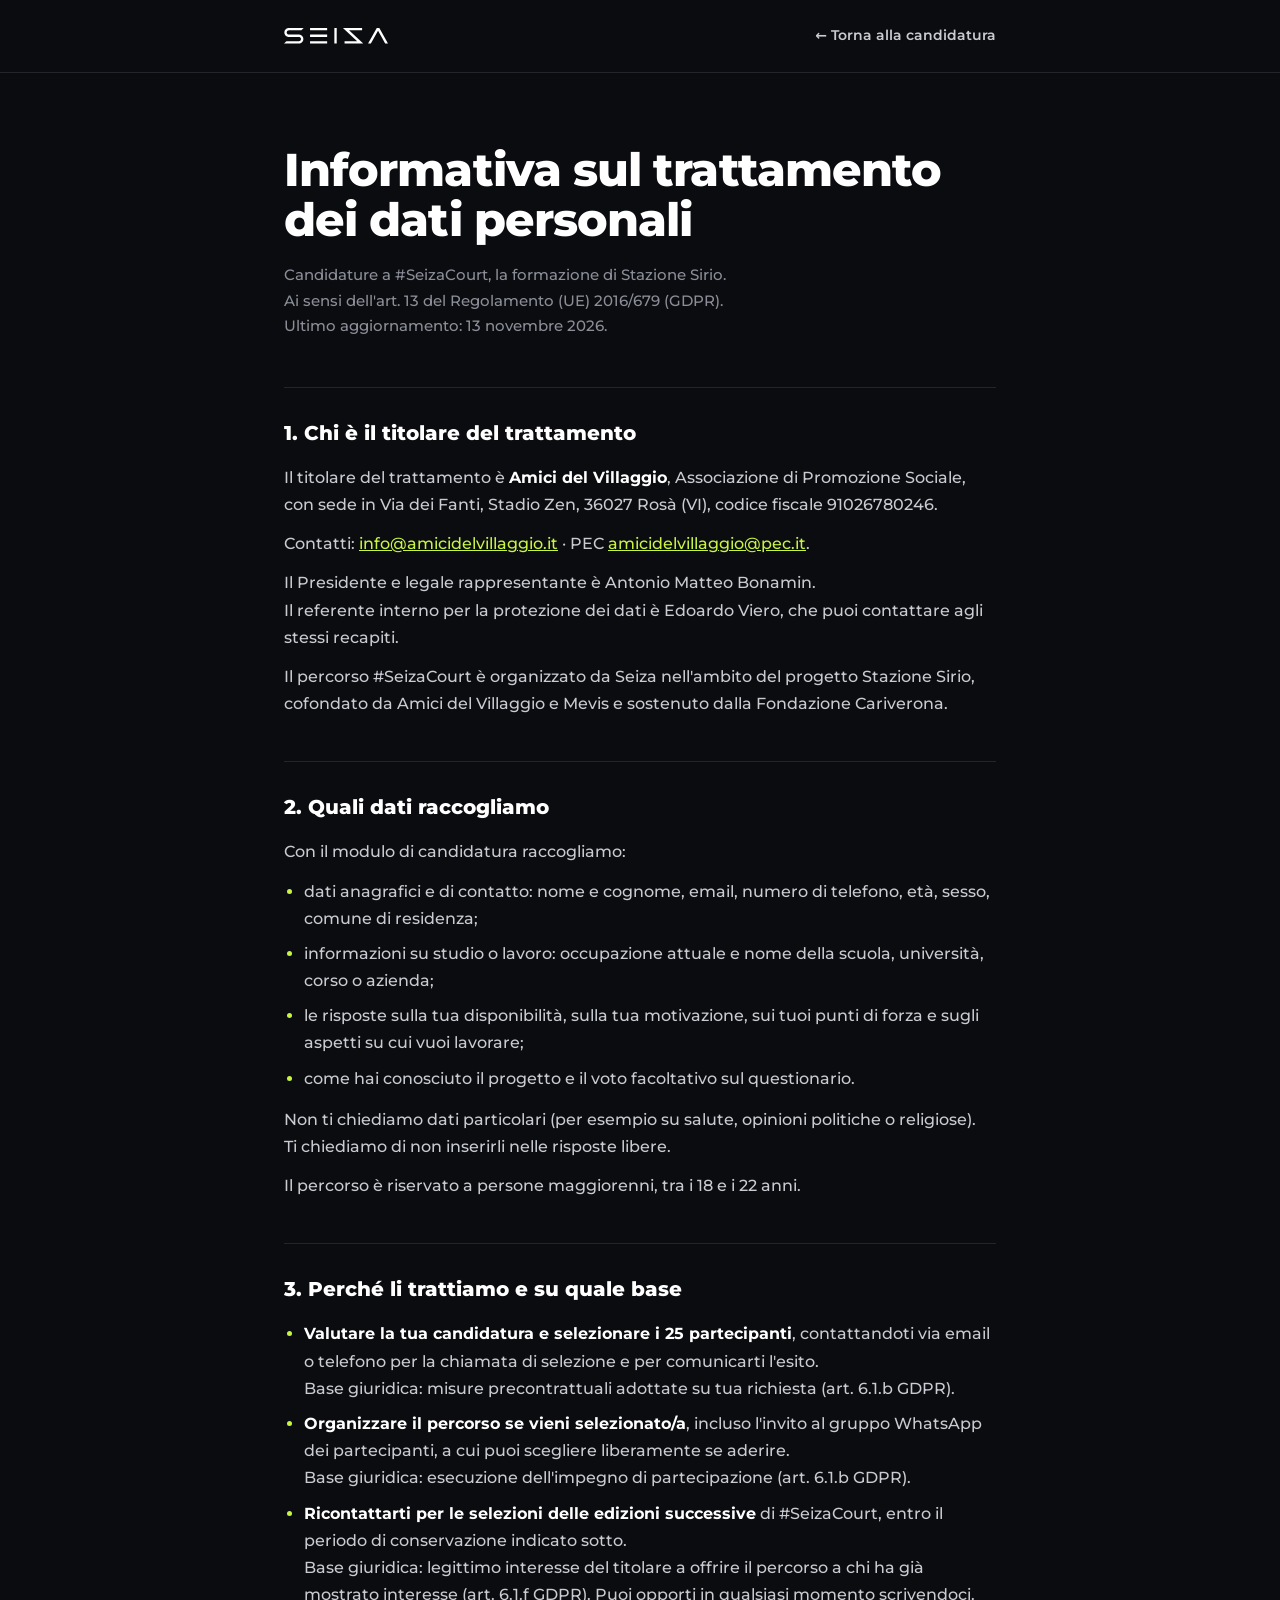
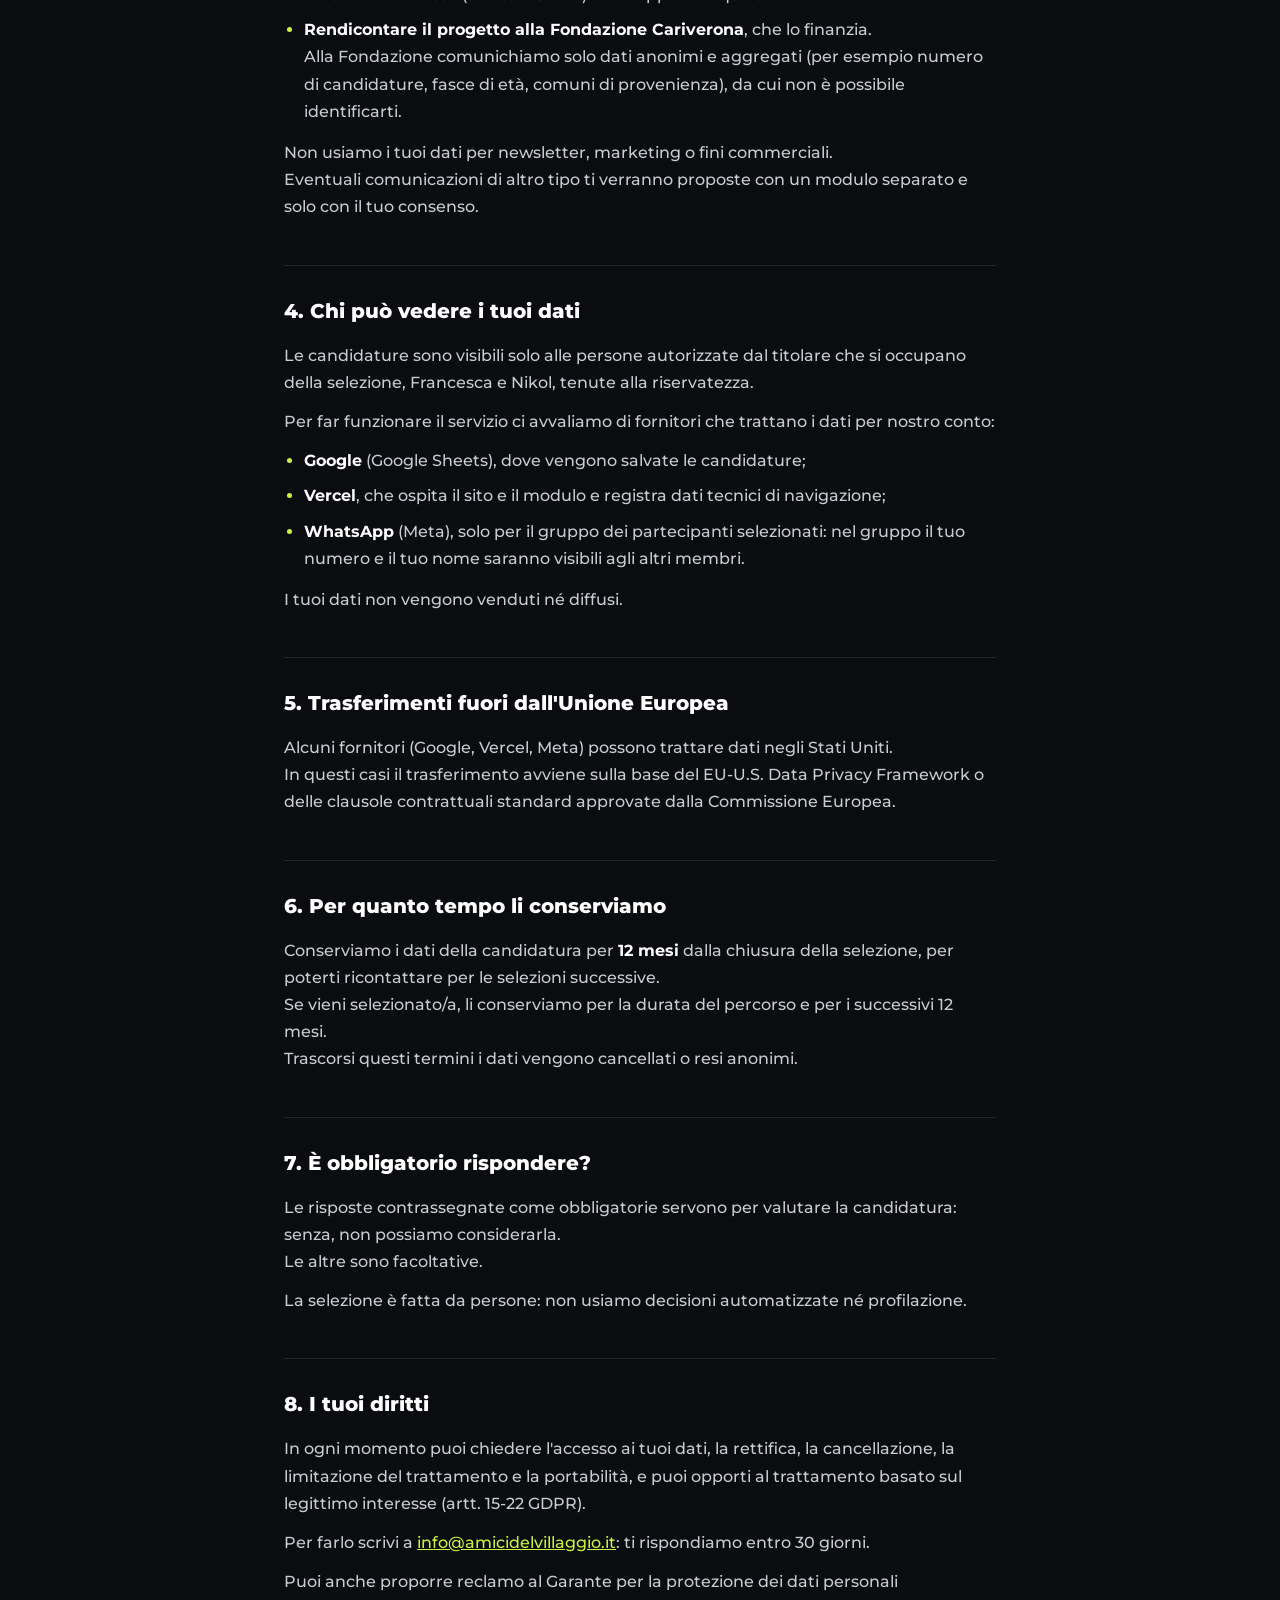
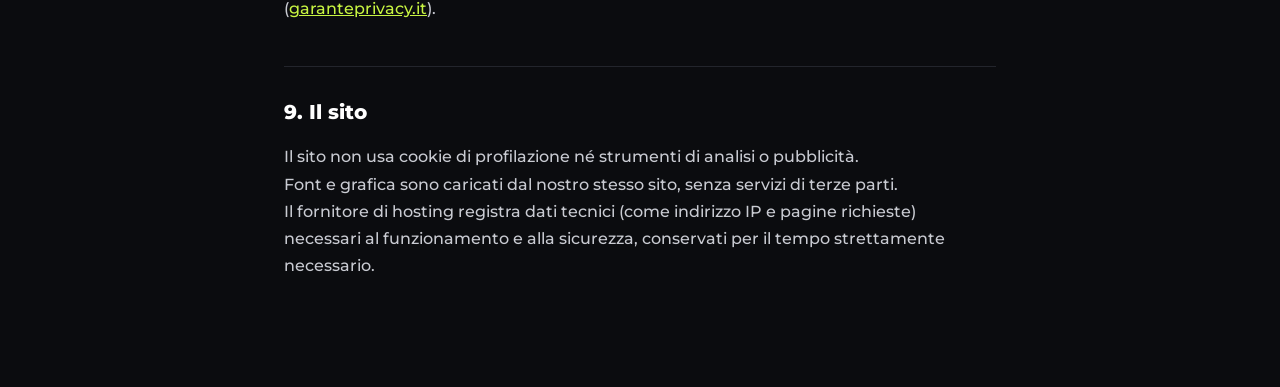
<file: privacy.html>
<!DOCTYPE html>
<html lang="it"><head><meta charset="utf-8"><meta name="viewport" content="width=device-width,initial-scale=1">
<title>Informativa privacy · Candidature #SeizaCourt</title>
<meta name="robots" content="noindex"><link rel="icon" href="/favicon.svg" type="image/svg+xml">
<link rel="stylesheet" href="/fonts.css">
<style>
:root{--ink:#0B0C0F;--paper:#fff;--lime:#C8F542;--line:#23252C;--soft:#C9CBD2;--mute:#8B8E98}
*{box-sizing:border-box;margin:0;padding:0}
body{background:var(--ink);color:var(--paper);font-family:Montserrat,system-ui,sans-serif;font-weight:500;line-height:1.7;-webkit-font-smoothing:antialiased}
a{color:var(--lime)}
header{border-bottom:1px solid var(--line)}
header .in,main{max-width:760px;margin:0 auto;padding:0 24px}
header .in{height:72px;display:flex;align-items:center;justify-content:space-between}
header .brand{width:104px;display:block}header .brand svg{display:block;width:100%;height:auto}
header .back{color:var(--soft);text-decoration:none;font-size:14px;font-weight:600}
main{padding:72px 24px 96px}
h1{font-weight:800;font-size:clamp(30px,5vw,46px);line-height:1.08;letter-spacing:-.02em;text-wrap:balance}
.sub{color:var(--mute);font-size:15px;margin:18px 0 48px}
h2{font-weight:800;font-size:20px;margin:44px 0 14px;padding-top:28px;border-top:1px solid var(--line)}
p,li{color:var(--soft);font-size:16px}
p{margin:0 0 12px}strong{color:var(--paper)}
ul{margin:0 0 14px 20px}li{margin:0 0 8px}li::marker{color:var(--lime)}
</style></head>
<body><header><div class="in"><a class="brand" href="/" aria-label="Seiza"><svg xmlns="http://www.w3.org/2000/svg" viewBox="0 0 669.37 100" role="img" aria-label="Seiza"><path d="M605.23 17.22 L605.50 17.63 L605.87 18.51 L606.63 19.65 L607.01 20.53 L607.77 21.66 L608.15 22.55 L608.90 23.68 L609.28 24.57 L610.04 25.70 L610.42 26.58 L611.21 27.78 L614.49 33.83 L615.21 34.91 L615.59 35.79 L616.34 36.93 L616.72 37.81 L617.48 38.95 L617.86 39.83 L618.62 40.96 L618.99 41.85 L619.75 42.98 L620.13 43.87 L620.89 45.00 L621.26 45.88 L622.02 47.02 L622.40 47.90 L623.16 49.04 L623.54 49.92 L624.29 51.06 L624.67 51.94 L625.43 53.08 L625.81 53.96 L626.60 55.15 L628.74 59.18 L629.46 60.27 L629.84 61.15 L630.60 62.28 L630.98 63.17 L631.74 64.30 L632.11 65.19 L632.87 66.32 L633.25 67.20 L634.01 68.34 L634.38 69.22 L635.19 70.43 L651.28 99.20 L652.08 99.99 L669.37 99.99 L613.66 0.80 L612.87 0.01 L597.47 0.01 L596.44 1.33 L596.03 2.27 L595.28 3.40 L594.90 4.29 L594.14 5.42 L593.76 6.30 L593.01 7.44 L592.63 8.32 L591.87 9.46 L591.49 10.34 L590.74 11.48 L590.36 12.36 L589.60 13.49 L589.22 14.38 L588.47 15.51 L588.09 16.40 L587.33 17.53 L586.95 18.41 L586.19 19.55 L585.82 20.43 L585.06 21.57 L584.68 22.45 L583.92 23.59 L583.55 24.47 L582.79 25.61 L582.41 26.49 L581.65 27.62 L581.28 28.51 L580.52 29.64 L580.14 30.53 L579.38 31.66 L579.00 32.54 L578.25 33.68 L577.87 34.56 L577.11 35.70 L576.73 36.58 L575.98 37.72 L575.60 38.60 L574.84 39.73 L574.46 40.62 L573.71 41.75 L573.33 42.64 L572.57 43.77 L572.19 44.65 L571.44 45.79 L571.06 46.67 L570.30 47.81 L569.92 48.69 L569.16 49.83 L568.79 50.71 L568.03 51.84 L567.63 52.78 L541.01 99.92 L558.37 99.99 L559.17 99.20ZM510.09 99.99 L418.57 15.28 L502.76 15.22 L502.76 0.01 L379.37 0.07 L470.95 84.72 L389.79 84.78 L389.79 99.99ZM339.27 100.00 L339.34 0.08 L324.19 0.00 L324.12 99.92ZM277.71 15.22 L277.71 0.01 L167.69 0.07 L167.77 15.22ZM277.71 57.61 L277.71 42.39 L167.69 42.46 L167.77 57.61ZM277.71 99.99 L277.71 84.78 L167.69 84.85 L167.77 99.99ZM2.32 26.34 L2.19 26.46 L2.19 31.15 L2.32 31.28 L2.32 32.54 L2.49 32.71 L2.58 33.91 L3.39 37.28 L4.72 40.74 L6.19 43.54 L7.79 45.94 L9.53 48.08 L11.73 50.28 L15.19 52.94 L19.04 55.06 L22.12 56.27 L25.22 57.08 L27.06 57.28 L27.26 57.48 L28.52 57.48 L28.64 57.61 L96.26 57.61 L96.39 57.73 L97.76 57.73 L98.77 57.93 L100.83 58.62 L103.01 59.77 L104.32 60.75 L106.47 63.02 L107.35 64.34 L108.15 65.94 L108.72 67.52 L109.04 69.02 L109.04 70.38 L109.17 70.51 L109.17 71.88 L109.04 72.00 L109.04 73.37 L108.84 74.39 L108.15 76.45 L107.00 78.62 L106.01 79.95 L104.34 81.63 L103.01 82.62 L100.83 83.77 L98.77 84.45 L97.76 84.66 L96.39 84.66 L96.26 84.78 L15.15 84.78 L0.00 99.93 L97.37 99.99 L100.73 99.59 L105.25 98.39 L109.64 96.39 L113.22 94.01 L114.85 92.65 L117.05 90.45 L119.45 87.38 L121.83 83.15 L123.04 80.05 L123.98 76.30 L124.08 75.10 L124.25 74.93 L124.25 73.66 L124.38 73.54 L124.38 68.85 L124.21 68.69 L124.12 66.90 L123.57 64.17 L122.24 60.19 L120.38 56.46 L117.84 52.86 L114.84 49.72 L110.99 46.80 L107.27 44.81 L105.23 43.99 L102.06 43.07 L99.82 42.65 L99.44 42.65 L99.31 42.52 L98.05 42.52 L97.92 42.39 L30.31 42.39 L30.18 42.27 L28.81 42.27 L27.79 42.07 L25.72 41.37 L24.14 40.58 L22.81 39.70 L20.56 37.56 L19.21 35.65 L18.20 33.51 L17.52 30.92 L17.42 28.10 L17.53 28.00 L17.53 26.64 L17.85 25.13 L18.41 23.57 L19.56 21.38 L20.56 20.05 L22.21 18.39 L24.15 17.02 L25.72 16.24 L27.79 15.55 L28.81 15.34 L30.18 15.34 L30.31 15.22 L111.42 15.22 L126.57 0.07 L28.64 0.01 L28.48 0.17 L26.69 0.27 L23.97 0.81 L20.00 2.14 L17.20 3.47 L15.17 4.69 L11.73 7.33 L9.52 9.55 L7.13 12.59 L5.65 15.01 L4.33 17.80 L3.39 20.35 L2.58 23.71 L2.49 24.90 L2.32 25.07Z" fill="#FFFFFF" fill-rule="evenodd"/></svg></a><a class="back" href="/candidatura/">← Torna alla candidatura</a></div></header>
<main><h1>Informativa sul trattamento dei dati personali</h1>
<p class="sub">Candidature a #SeizaCourt, la formazione di Stazione Sirio.<br>Ai sensi dell'art. 13 del Regolamento (UE) 2016/679 (GDPR).<br>Ultimo aggiornamento: 13 novembre 2026.</p>

<h2>1. Chi è il titolare del trattamento</h2>
<p>Il titolare del trattamento è <strong>Amici del Villaggio</strong>, Associazione di Promozione Sociale, con sede in Via dei Fanti, Stadio Zen, 36027 Rosà (VI), codice fiscale 91026780246.</p>
<p>Contatti: <a href="mailto:info@amicidelvillaggio.it">info@amicidelvillaggio.it</a> · PEC <a href="mailto:amicidelvillaggio@pec.it">amicidelvillaggio@pec.it</a>.</p>
<p>Il Presidente e legale rappresentante è Antonio Matteo Bonamin.<br>Il referente interno per la protezione dei dati è Edoardo Viero, che puoi contattare agli stessi recapiti.</p>
<p>Il percorso #SeizaCourt è organizzato da Seiza nell'ambito del progetto Stazione Sirio, cofondato da Amici del Villaggio e Mevis e sostenuto dalla Fondazione Cariverona.</p>

<h2>2. Quali dati raccogliamo</h2>
<p>Con il modulo di candidatura raccogliamo:</p>
<ul>
<li>dati anagrafici e di contatto: nome e cognome, email, numero di telefono, età, sesso, comune di residenza;</li>
<li>informazioni su studio o lavoro: occupazione attuale e nome della scuola, università, corso o azienda;</li>
<li>le risposte sulla tua disponibilità, sulla tua motivazione, sui tuoi punti di forza e sugli aspetti su cui vuoi lavorare;</li>
<li>come hai conosciuto il progetto e il voto facoltativo sul questionario.</li>
</ul>
<p>Non ti chiediamo dati particolari (per esempio su salute, opinioni politiche o religiose).<br>Ti chiediamo di non inserirli nelle risposte libere.</p>
<p>Il percorso è riservato a persone maggiorenni, tra i 18 e i 22 anni.</p>

<h2>3. Perché li trattiamo e su quale base</h2>
<ul>
<li><strong>Valutare la tua candidatura e selezionare i 25 partecipanti</strong>, contattandoti via email o telefono per la chiamata di selezione e per comunicarti l'esito.<br>Base giuridica: misure precontrattuali adottate su tua richiesta (art. 6.1.b GDPR).</li>
<li><strong>Organizzare il percorso se vieni selezionato/a</strong>, incluso l'invito al gruppo WhatsApp dei partecipanti, a cui puoi scegliere liberamente se aderire.<br>Base giuridica: esecuzione dell'impegno di partecipazione (art. 6.1.b GDPR).</li>
<li><strong>Ricontattarti per le selezioni delle edizioni successive</strong> di #SeizaCourt, entro il periodo di conservazione indicato sotto.<br>Base giuridica: legittimo interesse del titolare a offrire il percorso a chi ha già mostrato interesse (art. 6.1.f GDPR). Puoi opporti in qualsiasi momento scrivendoci.</li>
<li><strong>Rendicontare il progetto alla Fondazione Cariverona</strong>, che lo finanzia.<br>Alla Fondazione comunichiamo solo dati anonimi e aggregati (per esempio numero di candidature, fasce di età, comuni di provenienza), da cui non è possibile identificarti.</li>
</ul>
<p>Non usiamo i tuoi dati per newsletter, marketing o fini commerciali.<br>Eventuali comunicazioni di altro tipo ti verranno proposte con un modulo separato e solo con il tuo consenso.</p>

<h2>4. Chi può vedere i tuoi dati</h2>
<p>Le candidature sono visibili solo alle persone autorizzate dal titolare che si occupano della selezione, Francesca e Nikol, tenute alla riservatezza.</p>
<p>Per far funzionare il servizio ci avvaliamo di fornitori che trattano i dati per nostro conto:</p>
<ul>
<li><strong>Google</strong> (Google Sheets), dove vengono salvate le candidature;</li>
<li><strong>Vercel</strong>, che ospita il sito e il modulo e registra dati tecnici di navigazione;</li>
<li><strong>WhatsApp</strong> (Meta), solo per il gruppo dei partecipanti selezionati: nel gruppo il tuo numero e il tuo nome saranno visibili agli altri membri.</li>
</ul>
<p>I tuoi dati non vengono venduti né diffusi.</p>

<h2>5. Trasferimenti fuori dall'Unione Europea</h2>
<p>Alcuni fornitori (Google, Vercel, Meta) possono trattare dati negli Stati Uniti.<br>In questi casi il trasferimento avviene sulla base del EU-U.S. Data Privacy Framework o delle clausole contrattuali standard approvate dalla Commissione Europea.</p>

<h2>6. Per quanto tempo li conserviamo</h2>
<p>Conserviamo i dati della candidatura per <strong>12 mesi</strong> dalla chiusura della selezione, per poterti ricontattare per le selezioni successive.<br>Se vieni selezionato/a, li conserviamo per la durata del percorso e per i successivi 12 mesi.<br>Trascorsi questi termini i dati vengono cancellati o resi anonimi.</p>

<h2>7. È obbligatorio rispondere?</h2>
<p>Le risposte contrassegnate come obbligatorie servono per valutare la candidatura: senza, non possiamo considerarla.<br>Le altre sono facoltative.</p>
<p>La selezione è fatta da persone: non usiamo decisioni automatizzate né profilazione.</p>

<h2>8. I tuoi diritti</h2>
<p>In ogni momento puoi chiedere l'accesso ai tuoi dati, la rettifica, la cancellazione, la limitazione del trattamento e la portabilità, e puoi opporti al trattamento basato sul legittimo interesse (artt. 15-22 GDPR).</p>
<p>Per farlo scrivi a <a href="mailto:info@amicidelvillaggio.it">info@amicidelvillaggio.it</a>: ti rispondiamo entro 30 giorni.</p>
<p>Puoi anche proporre reclamo al Garante per la protezione dei dati personali (<a href="https://www.garanteprivacy.it" target="_blank" rel="noopener">garanteprivacy.it</a>).</p>

<h2>9. Il sito</h2>
<p>Il sito non usa cookie di profilazione né strumenti di analisi o pubblicità.<br>Font e grafica sono caricati dal nostro stesso sito, senza servizi di terze parti.<br>Il fornitore di hosting registra dati tecnici (come indirizzo IP e pagine richieste) necessari al funzionamento e alla sicurezza, conservati per il tempo strettamente necessario.</p>
</main></body></html>
</file>
<file: fonts.css>
@font-face{font-family:'Montserrat';font-style:normal;font-weight:400;font-display:swap;src:url(/montserrat-latin-400-normal.woff2) format('woff2')}
@font-face{font-family:'Montserrat';font-style:normal;font-weight:500;font-display:swap;src:url(/montserrat-latin-500-normal.woff2) format('woff2')}
@font-face{font-family:'Montserrat';font-style:normal;font-weight:600;font-display:swap;src:url(/montserrat-latin-600-normal.woff2) format('woff2')}
@font-face{font-family:'Montserrat';font-style:normal;font-weight:700;font-display:swap;src:url(/montserrat-latin-700-normal.woff2) format('woff2')}
@font-face{font-family:'Montserrat';font-style:normal;font-weight:800;font-display:swap;src:url(/montserrat-latin-800-normal.woff2) format('woff2')}
@font-face{font-family:'JetBrains Mono';font-style:normal;font-weight:400;font-display:swap;src:url(/jetbrains-mono-latin-400-normal.woff2) format('woff2')}
@font-face{font-family:'JetBrains Mono';font-style:normal;font-weight:500;font-display:swap;src:url(/jetbrains-mono-latin-500-normal.woff2) format('woff2')}
</file>
